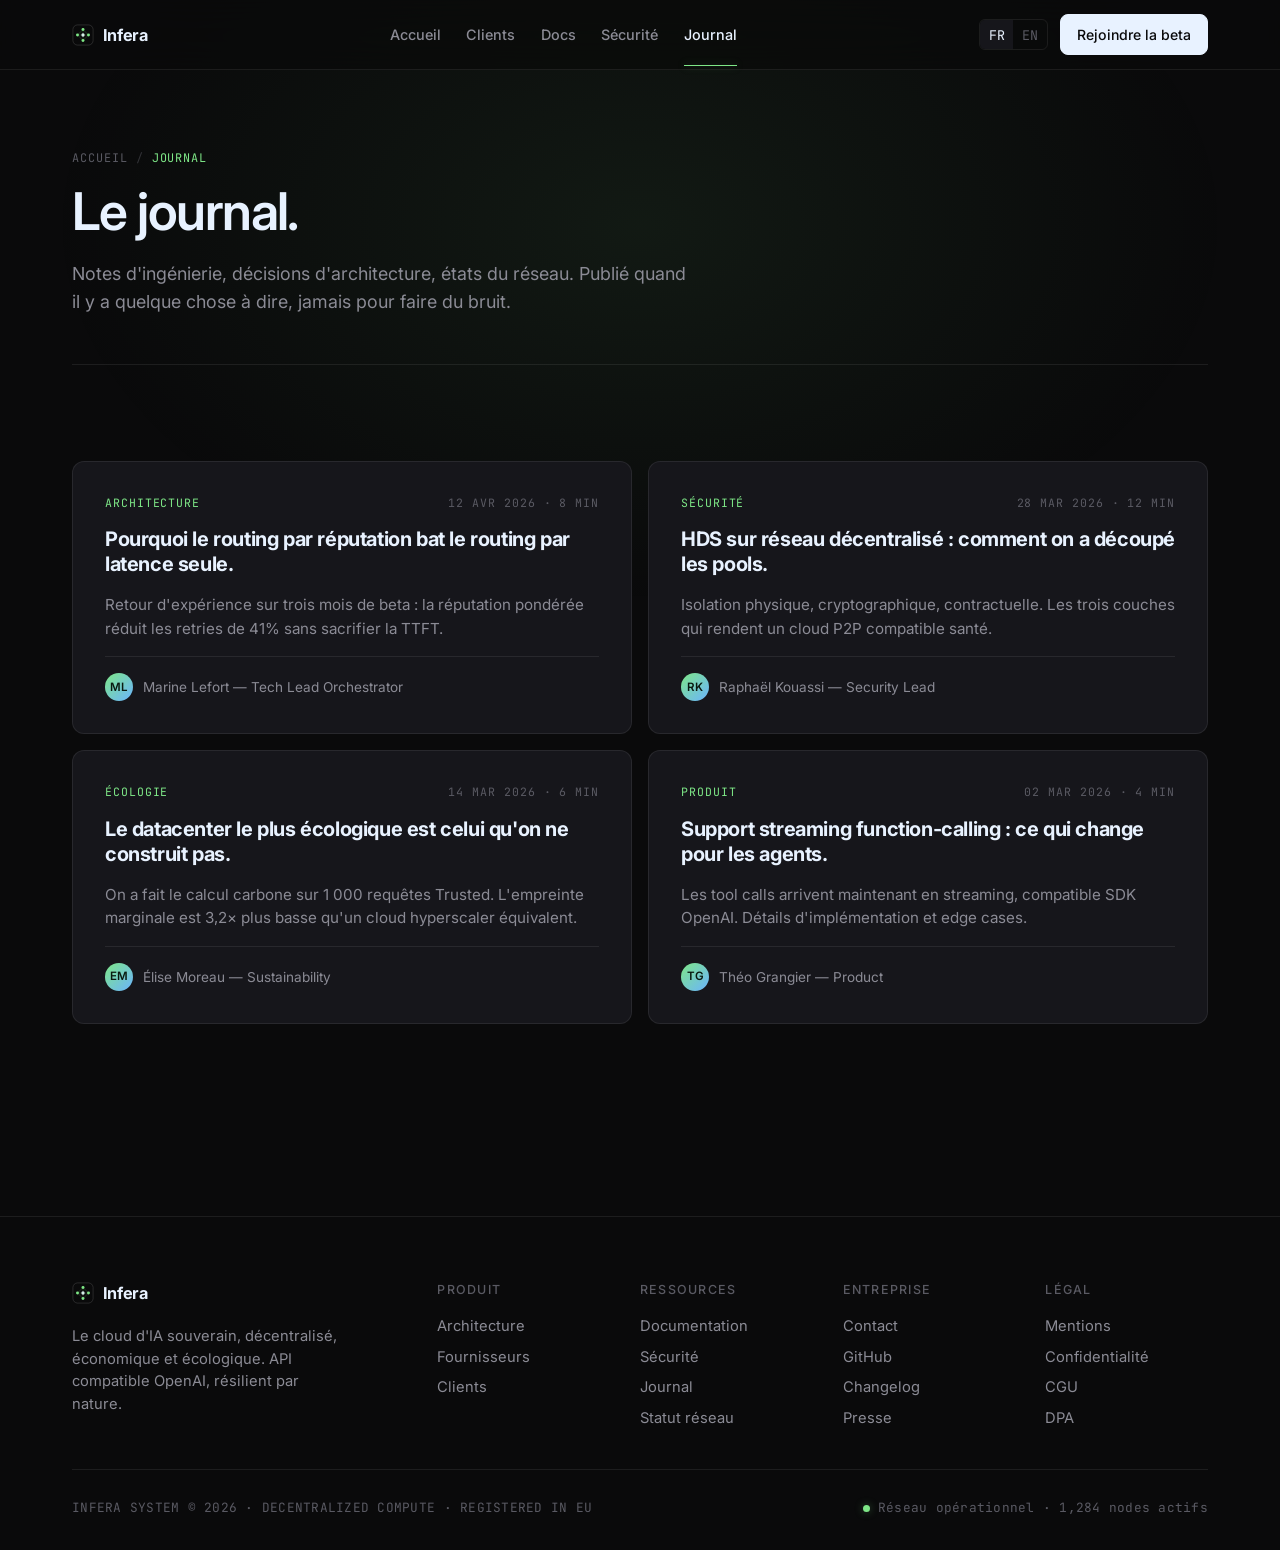
<file: blog.html>
<!DOCTYPE html>
<html lang="fr">
<head>
  <meta charset="UTF-8">
  <meta name="viewport" content="width=device-width, initial-scale=1.0">
  <title>Journal — Infera</title>
  <link rel="preconnect" href="https://fonts.googleapis.com">
  <link rel="preconnect" href="https://fonts.gstatic.com" crossorigin>
  <link href="https://fonts.googleapis.com/css2?family=Inter:wght@400;500;600;700&family=JetBrains+Mono:wght@400;500&display=swap" rel="stylesheet">
  <link rel="stylesheet" href="shared.css">
  <link rel="stylesheet" href="home.css">
  <link rel="stylesheet" href="pages.css">
</head>
<body>

<div id="nav-slot"></div>

<div class="wrap">

  <section class="page-head reveal">
    <div class="crumb">
      <a href="index.html" data-fr="Accueil" data-en="Home">Accueil</a>
      <span class="sep">/</span>
      <span class="cur" data-fr="Journal" data-en="Journal">Journal</span>
    </div>
    <h1 data-fr="Le journal." data-en="The journal.">Le journal.</h1>
    <p class="lead" data-fr="Notes d'ingénierie, décisions d'architecture, états du réseau. Publié quand il y a quelque chose à dire, jamais pour faire du bruit."
       data-en="Engineering notes, architecture decisions, network state. Published when there's something to say, never to make noise.">
      Notes d'ingénierie, décisions d'architecture, états du réseau. Publié quand il y a quelque chose à dire, jamais pour faire du bruit.
    </p>
  </section>

  <section class="block reveal">
    <div class="articles">
      <a href="#" class="article">
        <div class="meta"><span class="tag-cat">ARCHITECTURE</span><span>12 AVR 2026 · 8 MIN</span></div>
        <h3 data-fr="Pourquoi le routing par réputation bat le routing par latence seule."
            data-en="Why reputation-based routing beats latency-only routing.">
          Pourquoi le routing par réputation bat le routing par latence seule.
        </h3>
        <p data-fr="Retour d'expérience sur trois mois de beta : la réputation pondérée réduit les retries de 41% sans sacrifier la TTFT."
           data-en="Three months of beta insights: weighted reputation cuts retries by 41% without hurting TTFT.">
          Retour d'expérience sur trois mois de beta : la réputation pondérée réduit les retries de 41% sans sacrifier la TTFT.
        </p>
        <div class="author"><div class="author-avatar">ML</div><span>Marine Lefort — Tech Lead Orchestrator</span></div>
      </a>
      <a href="#" class="article">
        <div class="meta"><span class="tag-cat">SÉCURITÉ</span><span>28 MAR 2026 · 12 MIN</span></div>
        <h3 data-fr="HDS sur réseau décentralisé : comment on a découpé les pools."
            data-en="HDS on a decentralized network: how we partitioned the pools.">
          HDS sur réseau décentralisé : comment on a découpé les pools.
        </h3>
        <p data-fr="Isolation physique, cryptographique, contractuelle. Les trois couches qui rendent un cloud P2P compatible santé."
           data-en="Physical, cryptographic, contractual isolation. The three layers that make a P2P cloud healthcare-compatible.">
          Isolation physique, cryptographique, contractuelle. Les trois couches qui rendent un cloud P2P compatible santé.
        </p>
        <div class="author"><div class="author-avatar">RK</div><span>Raphaël Kouassi — Security Lead</span></div>
      </a>
      <a href="#" class="article">
        <div class="meta"><span class="tag-cat">ÉCOLOGIE</span><span>14 MAR 2026 · 6 MIN</span></div>
        <h3 data-fr="Le datacenter le plus écologique est celui qu'on ne construit pas."
            data-en="The greenest datacenter is the one we don't build.">
          Le datacenter le plus écologique est celui qu'on ne construit pas.
        </h3>
        <p data-fr="On a fait le calcul carbone sur 1 000 requêtes Trusted. L'empreinte marginale est 3,2× plus basse qu'un cloud hyperscaler équivalent."
           data-en="We ran the carbon math on 1,000 Trusted requests. Marginal footprint is 3.2× lower than an equivalent hyperscaler cloud.">
          On a fait le calcul carbone sur 1 000 requêtes Trusted. L'empreinte marginale est 3,2× plus basse qu'un cloud hyperscaler équivalent.
        </p>
        <div class="author"><div class="author-avatar">EM</div><span>Élise Moreau — Sustainability</span></div>
      </a>
      <a href="#" class="article">
        <div class="meta"><span class="tag-cat">PRODUIT</span><span>02 MAR 2026 · 4 MIN</span></div>
        <h3 data-fr="Support streaming function-calling : ce qui change pour les agents."
            data-en="Streaming function-calling support: what changes for agents.">
          Support streaming function-calling : ce qui change pour les agents.
        </h3>
        <p data-fr="Les tool calls arrivent maintenant en streaming, compatible SDK OpenAI. Détails d'implémentation et edge cases."
           data-en="Tool calls now stream, OpenAI SDK compatible. Implementation details and edge cases.">
          Les tool calls arrivent maintenant en streaming, compatible SDK OpenAI. Détails d'implémentation et edge cases.
        </p>
        <div class="author"><div class="author-avatar">TG</div><span>Théo Grangier — Product</span></div>
      </a>
    </div>
  </section>

</div>

<div id="footer-slot"></div>
<script src="partials.js"></script>
<script src="shared.js"></script>
<script>mount('blog');</script>
</body>
</html>
</file>
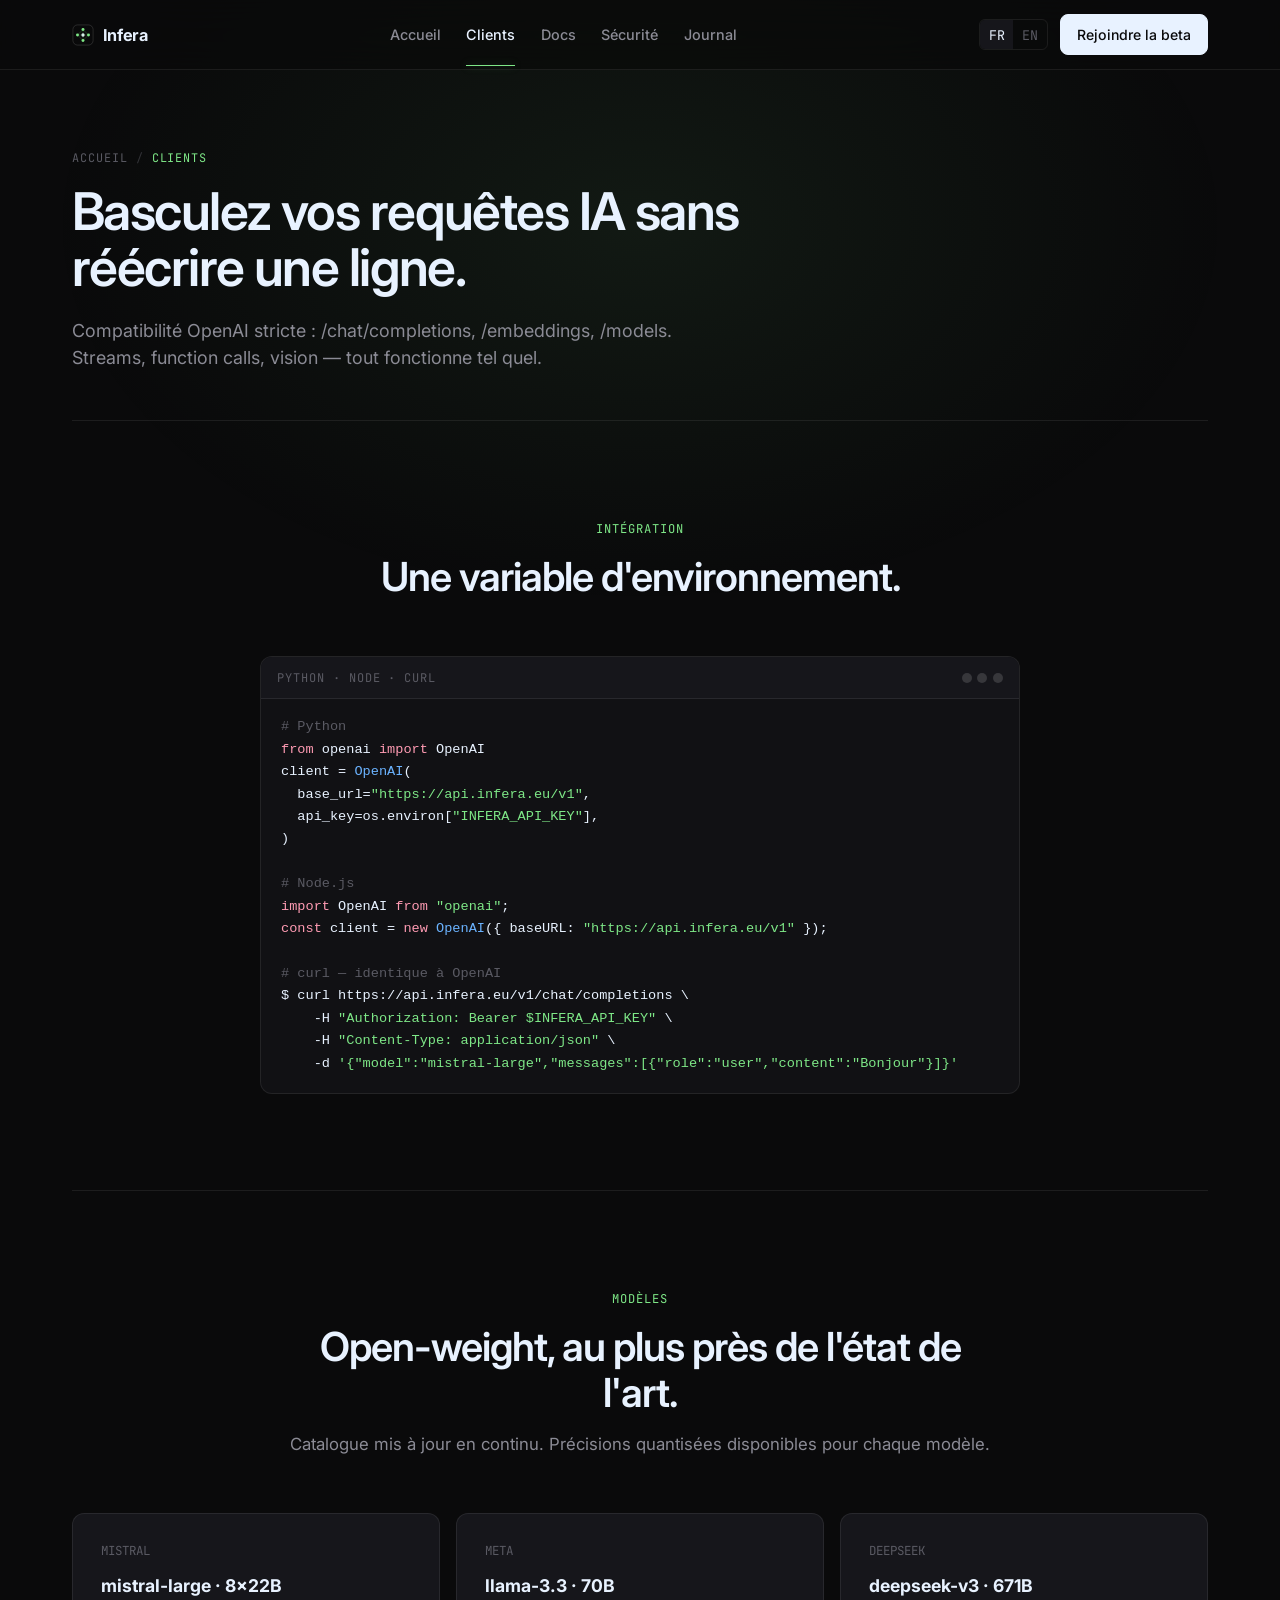
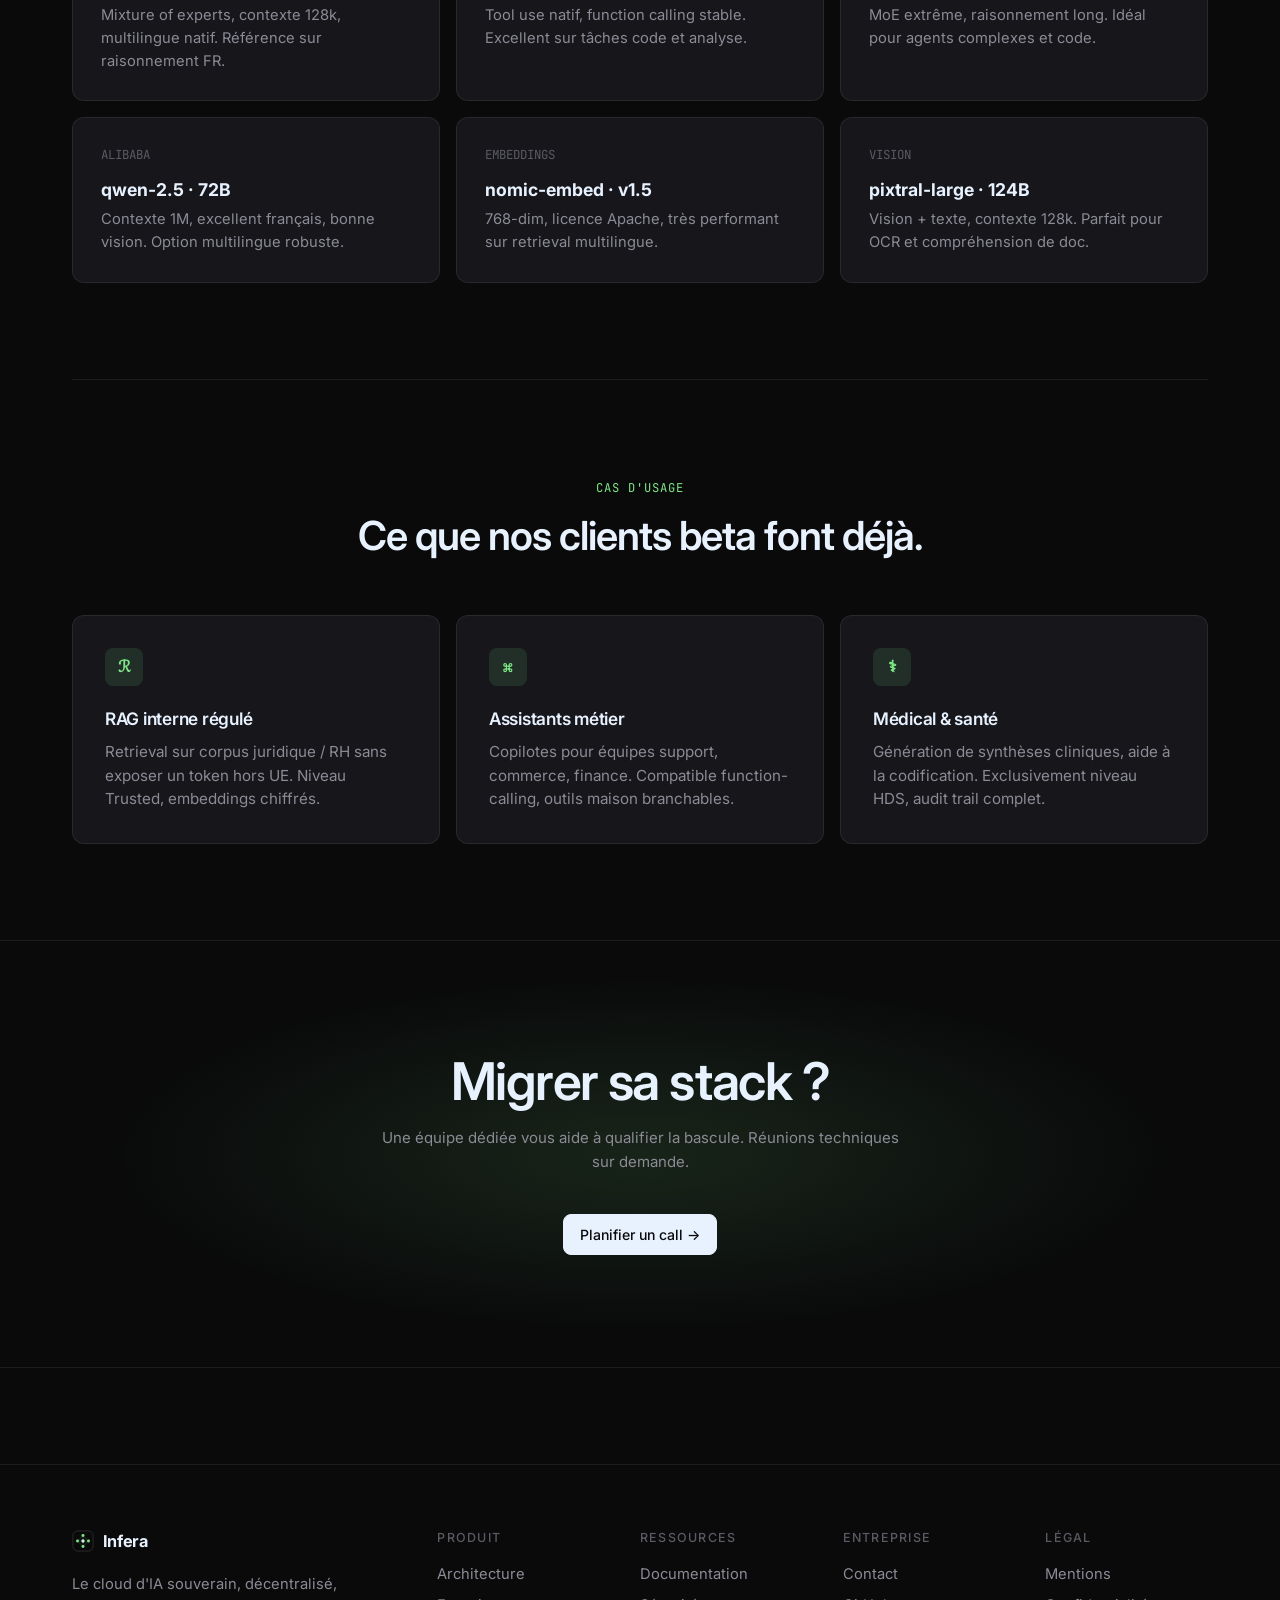
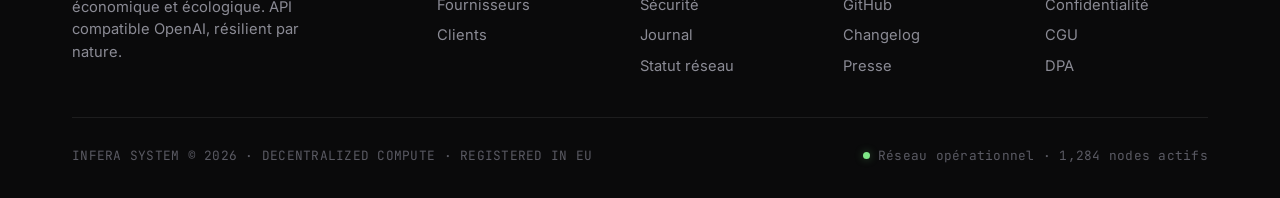
<file: clients.html>
<!DOCTYPE html>
<html lang="fr">
<head>
  <meta charset="UTF-8">
  <meta name="viewport" content="width=device-width, initial-scale=1.0">
  <title>Clients — Infera</title>
  <link rel="preconnect" href="https://fonts.googleapis.com">
  <link rel="preconnect" href="https://fonts.gstatic.com" crossorigin>
  <link href="https://fonts.googleapis.com/css2?family=Inter:wght@400;500;600;700&family=JetBrains+Mono:wght@400;500&display=swap" rel="stylesheet">
  <link rel="stylesheet" href="shared.css">
  <link rel="stylesheet" href="home.css">
  <link rel="stylesheet" href="pages.css">
</head>
<body>

<div id="nav-slot"></div>

<div class="wrap">

  <section class="page-head reveal">
    <div class="crumb">
      <a href="index.html" data-fr="Accueil" data-en="Home">Accueil</a>
      <span class="sep">/</span>
      <span class="cur" data-fr="Clients" data-en="Clients">Clients</span>
    </div>
    <h1 data-fr="Basculez vos requêtes IA sans réécrire une ligne."
        data-en="Redirect your AI calls without rewriting a line.">
      Basculez vos requêtes IA sans réécrire une ligne.
    </h1>
    <p class="lead"
      data-fr="Compatibilité OpenAI stricte : /chat/completions, /embeddings, /models. Streams, function calls, vision — tout fonctionne tel quel."
      data-en="Strict OpenAI compatibility: /chat/completions, /embeddings, /models. Streams, function calls, vision — everything works as-is.">
      Compatibilité OpenAI stricte : /chat/completions, /embeddings, /models. Streams, function calls, vision — tout fonctionne tel quel.
    </p>
  </section>

  <section class="block reveal">
    <div class="section-head">
      <span class="tag" data-fr="Intégration" data-en="Integration">Intégration</span>
      <h2 data-fr="Une variable d'environnement." data-en="One env variable.">
        Une variable d'environnement.
      </h2>
    </div>
    <div class="code-block">
      <div class="code-head">
        <span>python · node · curl</span>
        <span class="code-dots"><span></span><span></span><span></span></span>
      </div>
<pre class="code-body"><span class="c"># Python</span>
<span class="k">from</span> openai <span class="k">import</span> OpenAI
client = <span class="p">OpenAI</span>(
  base_url=<span class="s">"https://api.infera.eu/v1"</span>,
  api_key=os.environ[<span class="s">"INFERA_API_KEY"</span>],
)

<span class="c"># Node.js</span>
<span class="k">import</span> OpenAI <span class="k">from</span> <span class="s">"openai"</span>;
<span class="k">const</span> client = <span class="k">new</span> <span class="p">OpenAI</span>({ baseURL: <span class="s">"https://api.infera.eu/v1"</span> });

<span class="c"># curl — identique à OpenAI</span>
$ curl https://api.infera.eu/v1/chat/completions \
    -H <span class="s">"Authorization: Bearer $INFERA_API_KEY"</span> \
    -H <span class="s">"Content-Type: application/json"</span> \
    -d <span class="s">'{"model":"mistral-large","messages":[{"role":"user","content":"Bonjour"}]}'</span></pre>
    </div>
  </section>

  <section class="block reveal">
    <div class="section-head">
      <span class="tag" data-fr="Modèles" data-en="Models">Modèles</span>
      <h2 data-fr="Open-weight, au plus près de l'état de l'art."
          data-en="Open-weight, close to state of the art.">
        Open-weight, au plus près de l'état de l'art.
      </h2>
      <p data-fr="Catalogue mis à jour en continu. Précisions quantisées disponibles pour chaque modèle."
         data-en="Catalog continuously updated. Quantized precisions available for each model.">
        Catalogue mis à jour en continu. Précisions quantisées disponibles pour chaque modèle.
      </p>
    </div>
    <div class="grid-3">
      <div class="card">
        <div class="card-num" style="font-family:'JetBrains Mono',monospace; font-size:0.78rem; color:var(--text-dim); margin-bottom:0.75rem;">MISTRAL</div>
        <h3 style="font-size:1.1rem; margin-bottom:0.3rem;">mistral-large · 8×22B</h3>
        <p style="color:var(--text-muted); font-size:0.92rem; line-height:1.55;">Mixture of experts, contexte 128k, multilingue natif. Référence sur raisonnement FR.</p>
      </div>
      <div class="card">
        <div class="card-num" style="font-family:'JetBrains Mono',monospace; font-size:0.78rem; color:var(--text-dim); margin-bottom:0.75rem;">META</div>
        <h3 style="font-size:1.1rem; margin-bottom:0.3rem;">llama-3.3 · 70B</h3>
        <p style="color:var(--text-muted); font-size:0.92rem; line-height:1.55;">Tool use natif, function calling stable. Excellent sur tâches code et analyse.</p>
      </div>
      <div class="card">
        <div class="card-num" style="font-family:'JetBrains Mono',monospace; font-size:0.78rem; color:var(--text-dim); margin-bottom:0.75rem;">DEEPSEEK</div>
        <h3 style="font-size:1.1rem; margin-bottom:0.3rem;">deepseek-v3 · 671B</h3>
        <p style="color:var(--text-muted); font-size:0.92rem; line-height:1.55;">MoE extrême, raisonnement long. Idéal pour agents complexes et code.</p>
      </div>
      <div class="card">
        <div class="card-num" style="font-family:'JetBrains Mono',monospace; font-size:0.78rem; color:var(--text-dim); margin-bottom:0.75rem;">ALIBABA</div>
        <h3 style="font-size:1.1rem; margin-bottom:0.3rem;">qwen-2.5 · 72B</h3>
        <p style="color:var(--text-muted); font-size:0.92rem; line-height:1.55;">Contexte 1M, excellent français, bonne vision. Option multilingue robuste.</p>
      </div>
      <div class="card">
        <div class="card-num" style="font-family:'JetBrains Mono',monospace; font-size:0.78rem; color:var(--text-dim); margin-bottom:0.75rem;">EMBEDDINGS</div>
        <h3 style="font-size:1.1rem; margin-bottom:0.3rem;">nomic-embed · v1.5</h3>
        <p style="color:var(--text-muted); font-size:0.92rem; line-height:1.55;">768-dim, licence Apache, très performant sur retrieval multilingue.</p>
      </div>
      <div class="card">
        <div class="card-num" style="font-family:'JetBrains Mono',monospace; font-size:0.78rem; color:var(--text-dim); margin-bottom:0.75rem;">VISION</div>
        <h3 style="font-size:1.1rem; margin-bottom:0.3rem;">pixtral-large · 124B</h3>
        <p style="color:var(--text-muted); font-size:0.92rem; line-height:1.55;">Vision + texte, contexte 128k. Parfait pour OCR et compréhension de doc.</p>
      </div>
    </div>
  </section>

  <section class="block reveal">
    <div class="section-head">
      <span class="tag" data-fr="Cas d'usage" data-en="Use cases">Cas d'usage</span>
      <h2 data-fr="Ce que nos clients beta font déjà." data-en="What beta clients are already doing.">
        Ce que nos clients beta font déjà.
      </h2>
    </div>
    <div class="grid-3">
      <div class="feature">
        <div class="feature-icon">ℛ</div>
        <h3>RAG interne régulé</h3>
        <p>Retrieval sur corpus juridique / RH sans exposer un token hors UE. Niveau Trusted, embeddings chiffrés.</p>
      </div>
      <div class="feature">
        <div class="feature-icon">⌘</div>
        <h3>Assistants métier</h3>
        <p>Copilotes pour équipes support, commerce, finance. Compatible function-calling, outils maison branchables.</p>
      </div>
      <div class="feature">
        <div class="feature-icon">⚕</div>
        <h3>Médical &amp; santé</h3>
        <p>Génération de synthèses cliniques, aide à la codification. Exclusivement niveau HDS, audit trail complet.</p>
      </div>
    </div>
  </section>

</div>

<section class="waitlist">
  <div class="wrap waitlist-inner reveal">
    <h2 data-fr="Migrer sa stack ?" data-en="Migrate your stack?">Migrer sa stack ?</h2>
    <p data-fr="Une équipe dédiée vous aide à qualifier la bascule. Réunions techniques sur demande."
       data-en="A dedicated team helps qualify the switch. Technical calls on demand.">
      Une équipe dédiée vous aide à qualifier la bascule. Réunions techniques sur demande.
    </p>
    <a href="contact.html" class="cta" data-fr="Planifier un call →" data-en="Book a call →">Planifier un call →</a>
  </div>
</section>

<div id="footer-slot"></div>
<script src="partials.js"></script>
<script src="shared.js"></script>
<script>mount('clients');</script>
</body>
</html>
</file>
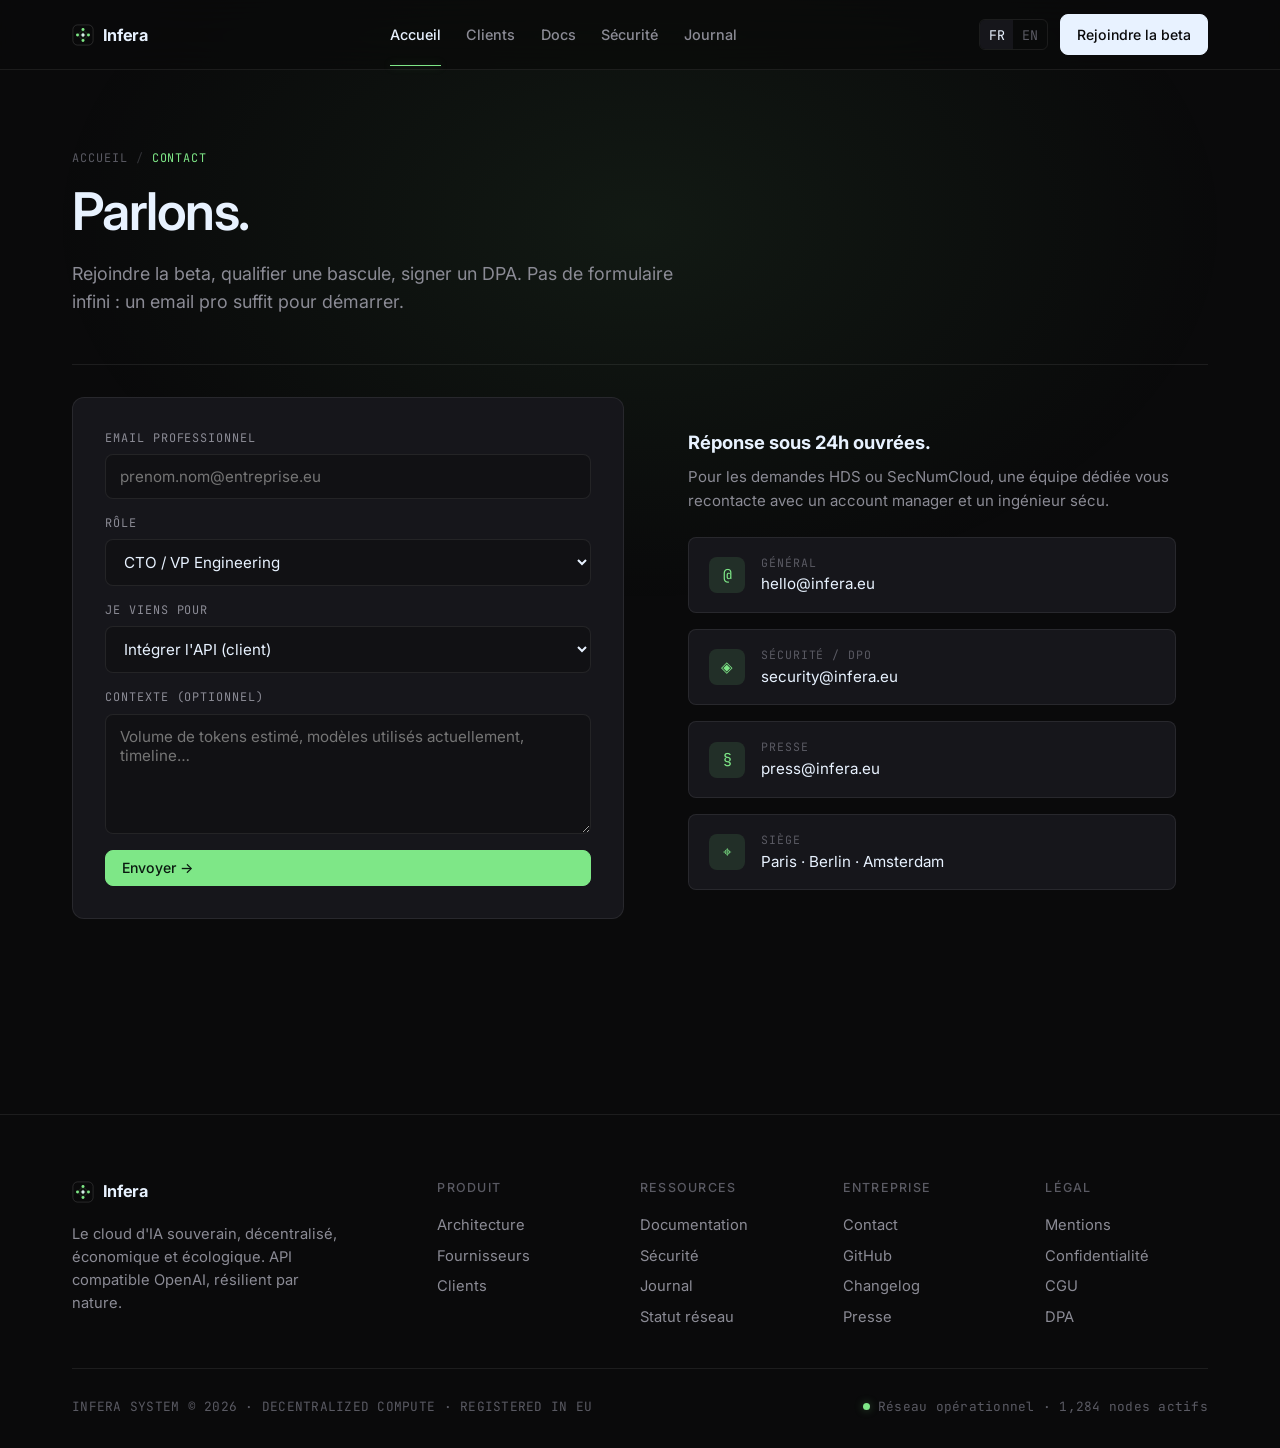
<file: contact.html>
<!DOCTYPE html>
<html lang="fr">
<head>
  <meta charset="UTF-8">
  <meta name="viewport" content="width=device-width, initial-scale=1.0">
  <title>Contact — Infera</title>
  <link rel="preconnect" href="https://fonts.googleapis.com">
  <link rel="preconnect" href="https://fonts.gstatic.com" crossorigin>
  <link href="https://fonts.googleapis.com/css2?family=Inter:wght@400;500;600;700&family=JetBrains+Mono:wght@400;500&display=swap" rel="stylesheet">
  <link rel="stylesheet" href="shared.css">
  <link rel="stylesheet" href="home.css">
  <link rel="stylesheet" href="pages.css">
</head>
<body>

<div id="nav-slot"></div>

<div class="wrap">

  <section class="page-head reveal">
    <div class="crumb">
      <a href="index.html" data-fr="Accueil" data-en="Home">Accueil</a>
      <span class="sep">/</span>
      <span class="cur">Contact</span>
    </div>
    <h1 data-fr="Parlons." data-en="Let's talk.">Parlons.</h1>
    <p class="lead" data-fr="Rejoindre la beta, qualifier une bascule, signer un DPA. Pas de formulaire infini : un email pro suffit pour démarrer."
       data-en="Join the beta, qualify a migration, sign a DPA. No endless form: a work email is enough to start.">
      Rejoindre la beta, qualifier une bascule, signer un DPA. Pas de formulaire infini : un email pro suffit pour démarrer.
    </p>
  </section>

  <section class="block reveal" style="padding-top:2rem;">
    <div class="contact-grid">
      <form class="contact-form" onsubmit="event.preventDefault(); this.querySelector('button').textContent='Message envoyé · merci';">
        <div class="field">
          <label data-fr="Email professionnel" data-en="Work email">Email professionnel</label>
          <input type="email" required placeholder="prenom.nom@entreprise.eu">
        </div>
        <div class="field">
          <label data-fr="Rôle" data-en="Role">Rôle</label>
          <select>
            <option>CTO / VP Engineering</option>
            <option>Engineering Lead</option>
            <option>Data / ML</option>
            <option>Sécurité / Compliance</option>
            <option>Achats / Finance</option>
            <option>Fournisseur GPU</option>
            <option>Autre</option>
          </select>
        </div>
        <div class="field">
          <label data-fr="Je viens pour" data-en="I'm here to">Je viens pour</label>
          <select>
            <option>Intégrer l'API (client)</option>
            <option>Mettre du compute dispo (fournisseur)</option>
            <option>Évaluer la conformité (HDS, SecNumCloud)</option>
            <option>Parler presse</option>
            <option>Partenariat</option>
          </select>
        </div>
        <div class="field">
          <label data-fr="Contexte (optionnel)" data-en="Context (optional)">Contexte (optionnel)</label>
          <textarea placeholder="Volume de tokens estimé, modèles utilisés actuellement, timeline…"></textarea>
        </div>
        <button type="submit" class="cta accent" data-fr="Envoyer →" data-en="Send →">Envoyer →</button>
      </form>

      <div class="contact-info">
        <h3 data-fr="Réponse sous 24h ouvrées." data-en="Reply within 24 business hours.">Réponse sous 24h ouvrées.</h3>
        <p data-fr="Pour les demandes HDS ou SecNumCloud, une équipe dédiée vous recontacte avec un account manager et un ingénieur sécu."
           data-en="For HDS or SecNumCloud requests, a dedicated team gets back to you with an account manager and a security engineer.">
          Pour les demandes HDS ou SecNumCloud, une équipe dédiée vous recontacte avec un account manager et un ingénieur sécu.
        </p>
        <div class="contact-channels">
          <a href="mailto:hello@infera.eu" class="contact-channel">
            <div class="icon">@</div>
            <div>
              <div class="label" data-fr="Général" data-en="General">Général</div>
              <div class="value">hello@infera.eu</div>
            </div>
          </a>
          <a href="mailto:security@infera.eu" class="contact-channel">
            <div class="icon">◈</div>
            <div>
              <div class="label" data-fr="Sécurité / DPO" data-en="Security / DPO">Sécurité / DPO</div>
              <div class="value">security@infera.eu</div>
            </div>
          </a>
          <a href="mailto:press@infera.eu" class="contact-channel">
            <div class="icon">§</div>
            <div>
              <div class="label">Presse</div>
              <div class="value">press@infera.eu</div>
            </div>
          </a>
          <div class="contact-channel">
            <div class="icon">⌖</div>
            <div>
              <div class="label" data-fr="Siège" data-en="HQ">Siège</div>
              <div class="value">Paris · Berlin · Amsterdam</div>
            </div>
          </div>
        </div>
      </div>
    </div>
  </section>

</div>

<div id="footer-slot"></div>
<script src="partials.js"></script>
<script src="shared.js"></script>
<script>mount('home');</script>
</body>
</html>
</file>
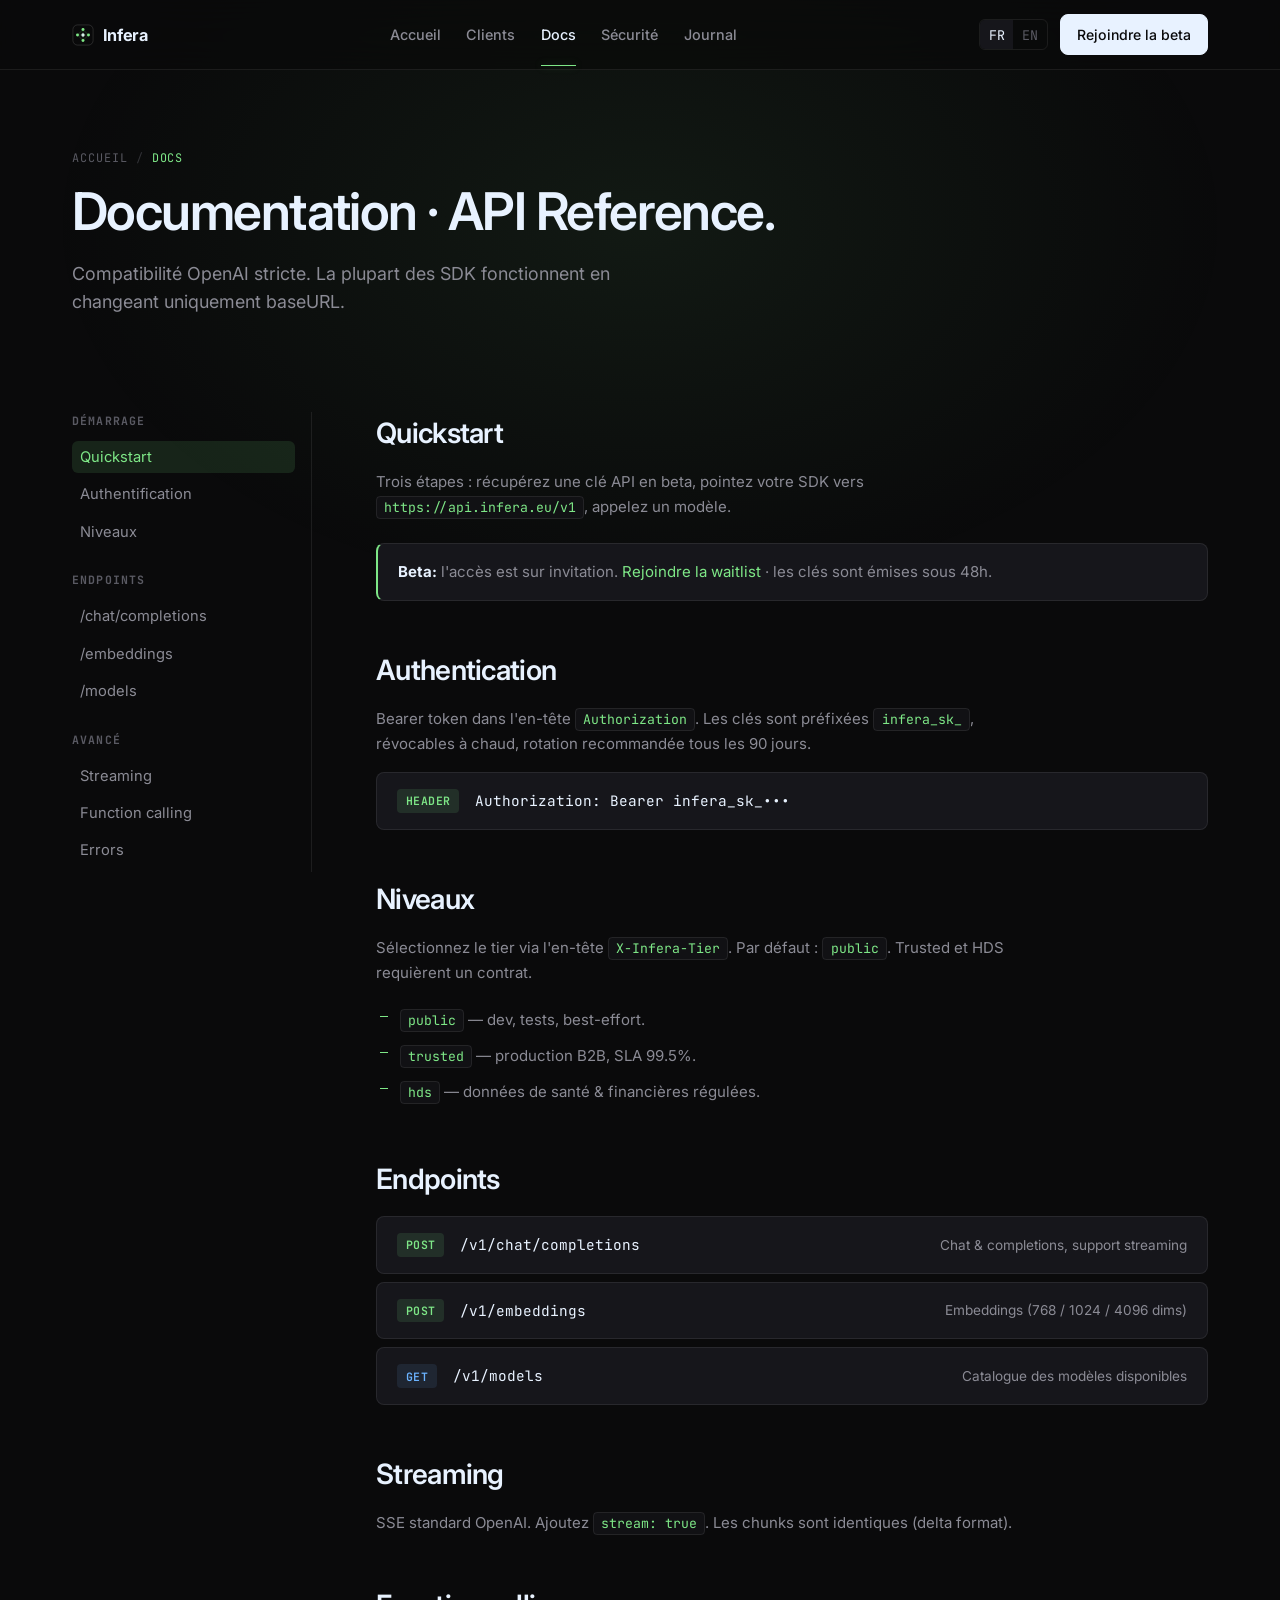
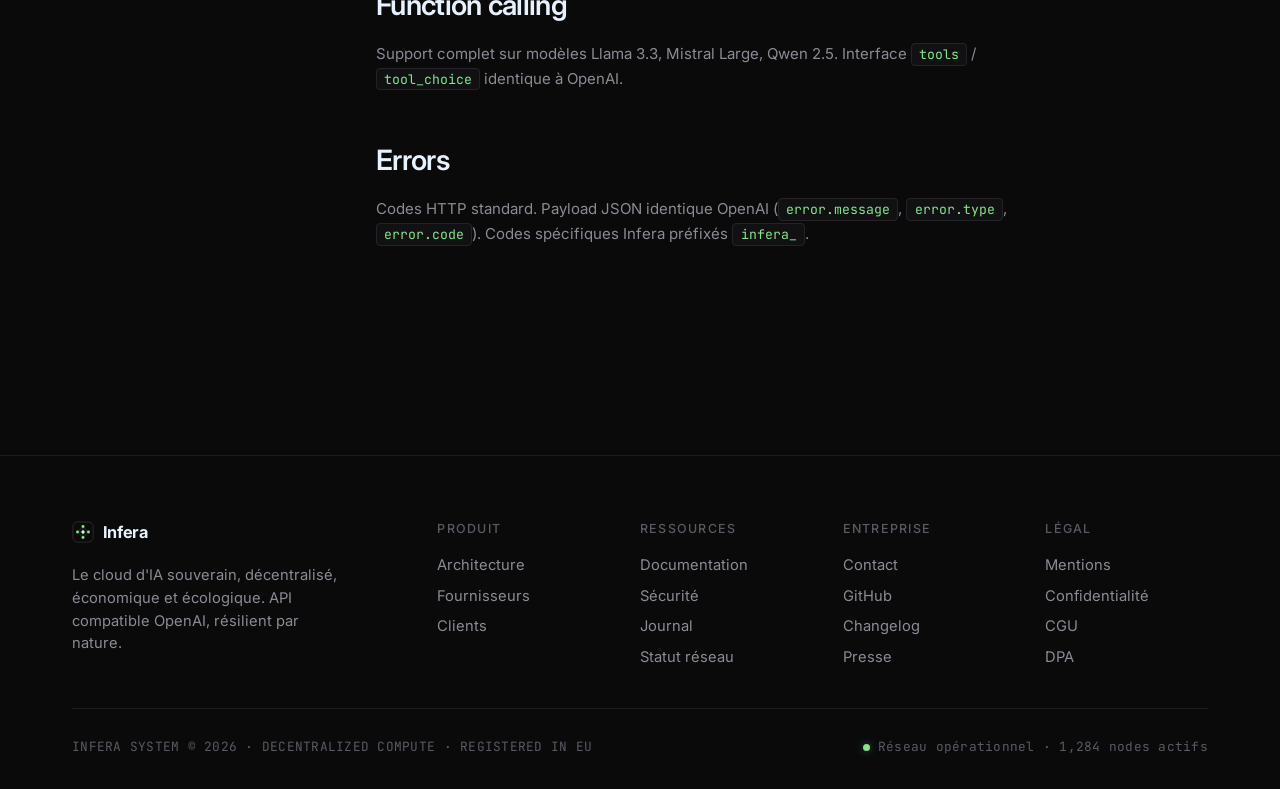
<file: docs.html>
<!DOCTYPE html>
<html lang="fr">
<head>
  <meta charset="UTF-8">
  <meta name="viewport" content="width=device-width, initial-scale=1.0">
  <title>Docs — Infera</title>
  <link rel="preconnect" href="https://fonts.googleapis.com">
  <link rel="preconnect" href="https://fonts.gstatic.com" crossorigin>
  <link href="https://fonts.googleapis.com/css2?family=Inter:wght@400;500;600;700&family=JetBrains+Mono:wght@400;500&display=swap" rel="stylesheet">
  <link rel="stylesheet" href="shared.css">
  <link rel="stylesheet" href="home.css">
  <link rel="stylesheet" href="pages.css">
</head>
<body>

<div id="nav-slot"></div>

<div class="wrap">

  <section class="page-head reveal">
    <div class="crumb">
      <a href="index.html" data-fr="Accueil" data-en="Home">Accueil</a>
      <span class="sep">/</span>
      <span class="cur">Docs</span>
    </div>
    <h1 data-fr="Documentation · API Reference." data-en="Documentation · API Reference.">Documentation · API Reference.</h1>
    <p class="lead" data-fr="Compatibilité OpenAI stricte. La plupart des SDK fonctionnent en changeant uniquement baseURL."
       data-en="Strict OpenAI compatibility. Most SDKs work by changing only baseURL.">
      Compatibilité OpenAI stricte. La plupart des SDK fonctionnent en changeant uniquement baseURL.
    </p>
  </section>

  <div class="page-layout">
    <aside class="page-sidebar reveal">
      <h4 data-fr="Démarrage" data-en="Start">Démarrage</h4>
      <ul>
        <li><a href="#quickstart" class="active">Quickstart</a></li>
        <li><a href="#auth" data-fr="Authentification" data-en="Authentication">Authentification</a></li>
        <li><a href="#tiers">Niveaux</a></li>
      </ul>
      <h4>Endpoints</h4>
      <ul>
        <li><a href="#chat">/chat/completions</a></li>
        <li><a href="#embed">/embeddings</a></li>
        <li><a href="#models">/models</a></li>
      </ul>
      <h4 data-fr="Avancé" data-en="Advanced">Avancé</h4>
      <ul>
        <li><a href="#stream">Streaming</a></li>
        <li><a href="#tools">Function calling</a></li>
        <li><a href="#errors">Errors</a></li>
      </ul>
    </aside>

    <div class="page-content reveal">
      <h2 id="quickstart">Quickstart</h2>
      <p data-fr="Trois étapes : récupérez une clé API en beta, pointez votre SDK vers <code>https://api.infera.eu/v1</code>, appelez un modèle."
         data-en="Three steps: grab a beta API key, point your SDK to <code>https://api.infera.eu/v1</code>, call a model."
         data-html>
        Trois étapes : récupérez une clé API en beta, pointez votre SDK vers <code>https://api.infera.eu/v1</code>, appelez un modèle.
      </p>
      <div class="callout">
        <strong>Beta:</strong> l'accès est sur invitation. <a href="contact.html" style="color:var(--accent);">Rejoindre la waitlist</a> · les clés sont émises sous 48h.
      </div>

      <h2 id="auth">Authentication</h2>
      <p>Bearer token dans l'en-tête <code>Authorization</code>. Les clés sont préfixées <code>infera_sk_</code>, révocables à chaud, rotation recommandée tous les 90 jours.</p>
      <div class="endpoint"><span class="method post">HEADER</span><span class="path">Authorization: Bearer infera_sk_•••</span></div>

      <h2 id="tiers" data-fr="Niveaux" data-en="Tiers">Niveaux</h2>
      <p data-fr="Sélectionnez le tier via l'en-tête <code>X-Infera-Tier</code>. Par défaut : <code>public</code>. Trusted et HDS requièrent un contrat."
         data-en="Select tier via the <code>X-Infera-Tier</code> header. Default: <code>public</code>. Trusted and HDS require a contract."
         data-html>
        Sélectionnez le tier via l'en-tête <code>X-Infera-Tier</code>. Par défaut : <code>public</code>. Trusted et HDS requièrent un contrat.
      </p>
      <ul>
        <li><code>public</code> — dev, tests, best-effort.</li>
        <li><code>trusted</code> — production B2B, SLA 99.5%.</li>
        <li><code>hds</code> — données de santé &amp; financières régulées.</li>
      </ul>

      <h2 id="chat">Endpoints</h2>
      <div class="endpoint">
        <span class="method post">POST</span>
        <span class="path">/v1/chat/completions</span>
        <span class="desc" data-fr="Chat &amp; completions, support streaming" data-en="Chat &amp; completions, streaming supported">Chat &amp; completions, support streaming</span>
      </div>
      <div class="endpoint">
        <span class="method post">POST</span>
        <span class="path">/v1/embeddings</span>
        <span class="desc" data-fr="Embeddings (768 / 1024 / 4096 dims)" data-en="Embeddings (768 / 1024 / 4096 dims)">Embeddings (768 / 1024 / 4096 dims)</span>
      </div>
      <div class="endpoint" id="models">
        <span class="method get">GET</span>
        <span class="path">/v1/models</span>
        <span class="desc" data-fr="Catalogue des modèles disponibles" data-en="Available models catalog">Catalogue des modèles disponibles</span>
      </div>

      <h2 id="stream">Streaming</h2>
      <p data-fr="SSE standard OpenAI. Ajoutez <code>stream: true</code>. Les chunks sont identiques (delta format)."
         data-en="OpenAI-standard SSE. Pass <code>stream: true</code>. Chunks are identical (delta format)."
         data-html>
        SSE standard OpenAI. Ajoutez <code>stream: true</code>. Les chunks sont identiques (delta format).
      </p>

      <h2 id="tools">Function calling</h2>
      <p data-fr="Support complet sur modèles Llama 3.3, Mistral Large, Qwen 2.5. Interface <code>tools</code> / <code>tool_choice</code> identique à OpenAI."
         data-en="Full support on Llama 3.3, Mistral Large, Qwen 2.5. <code>tools</code> / <code>tool_choice</code> interface identical to OpenAI."
         data-html>
        Support complet sur modèles Llama 3.3, Mistral Large, Qwen 2.5. Interface <code>tools</code> / <code>tool_choice</code> identique à OpenAI.
      </p>

      <h2 id="errors">Errors</h2>
      <p data-fr="Codes HTTP standard. Payload JSON identique OpenAI (<code>error.message</code>, <code>error.type</code>, <code>error.code</code>). Codes spécifiques Infera préfixés <code>infera_</code>."
         data-en="Standard HTTP codes. OpenAI-identical JSON payload (<code>error.message</code>, <code>error.type</code>, <code>error.code</code>). Infera-specific codes prefixed <code>infera_</code>."
         data-html>
        Codes HTTP standard. Payload JSON identique OpenAI (<code>error.message</code>, <code>error.type</code>, <code>error.code</code>). Codes spécifiques Infera préfixés <code>infera_</code>.
      </p>
    </div>
  </div>

</div>

<div id="footer-slot"></div>
<script src="partials.js"></script>
<script src="shared.js"></script>
<script>mount('docs');</script>
</body>
</html>
</file>
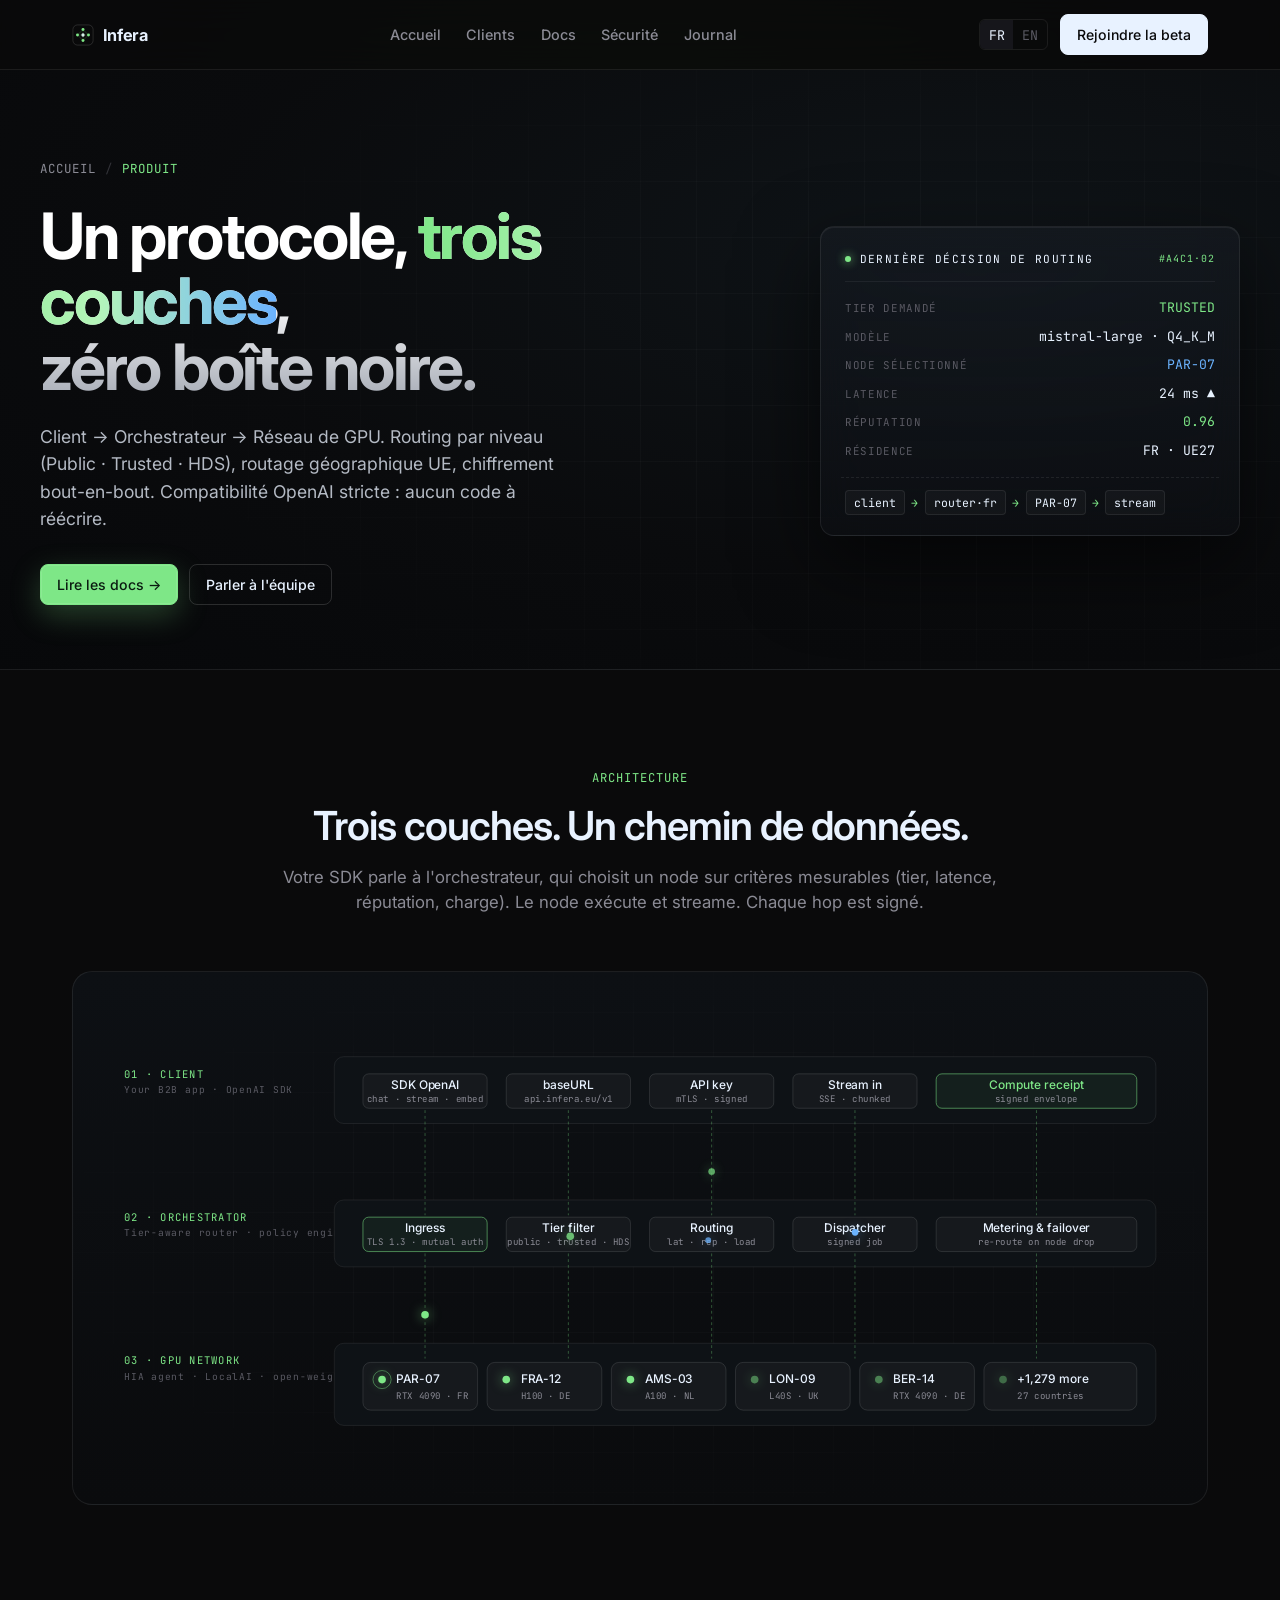
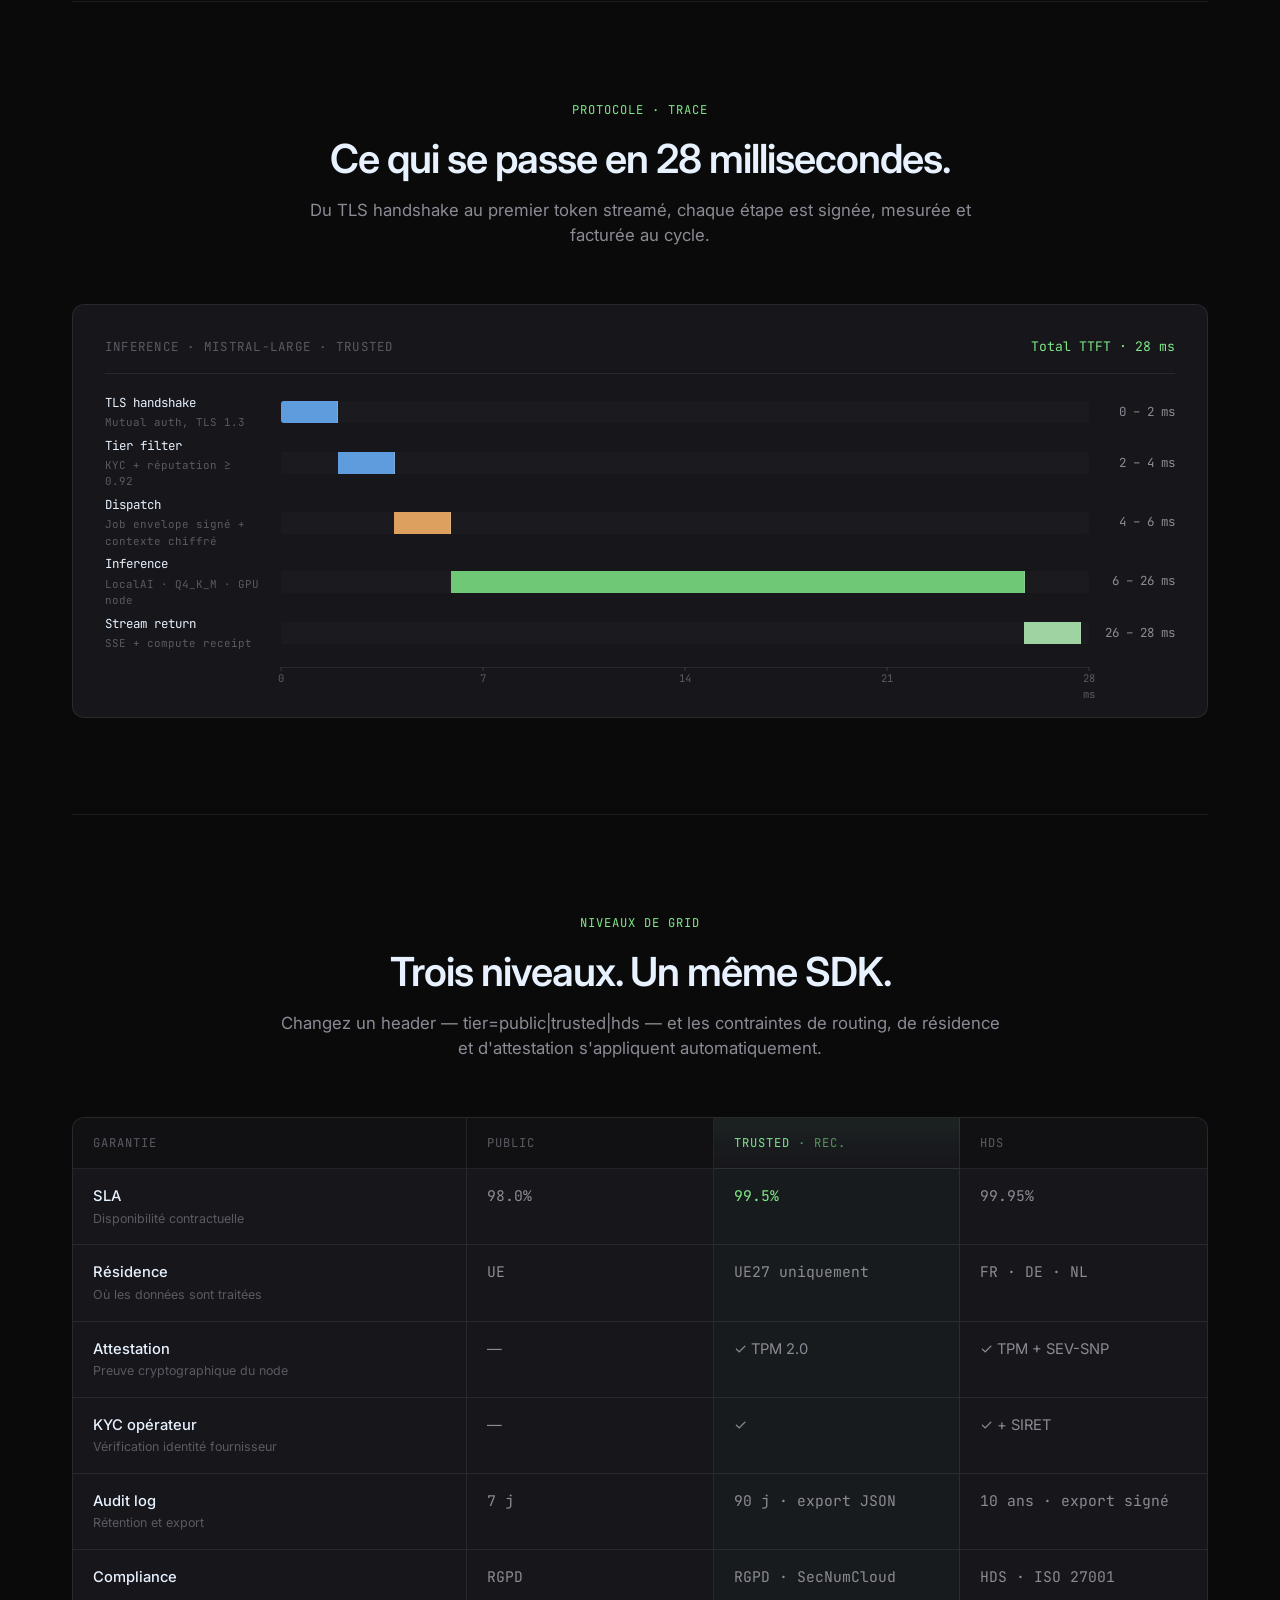
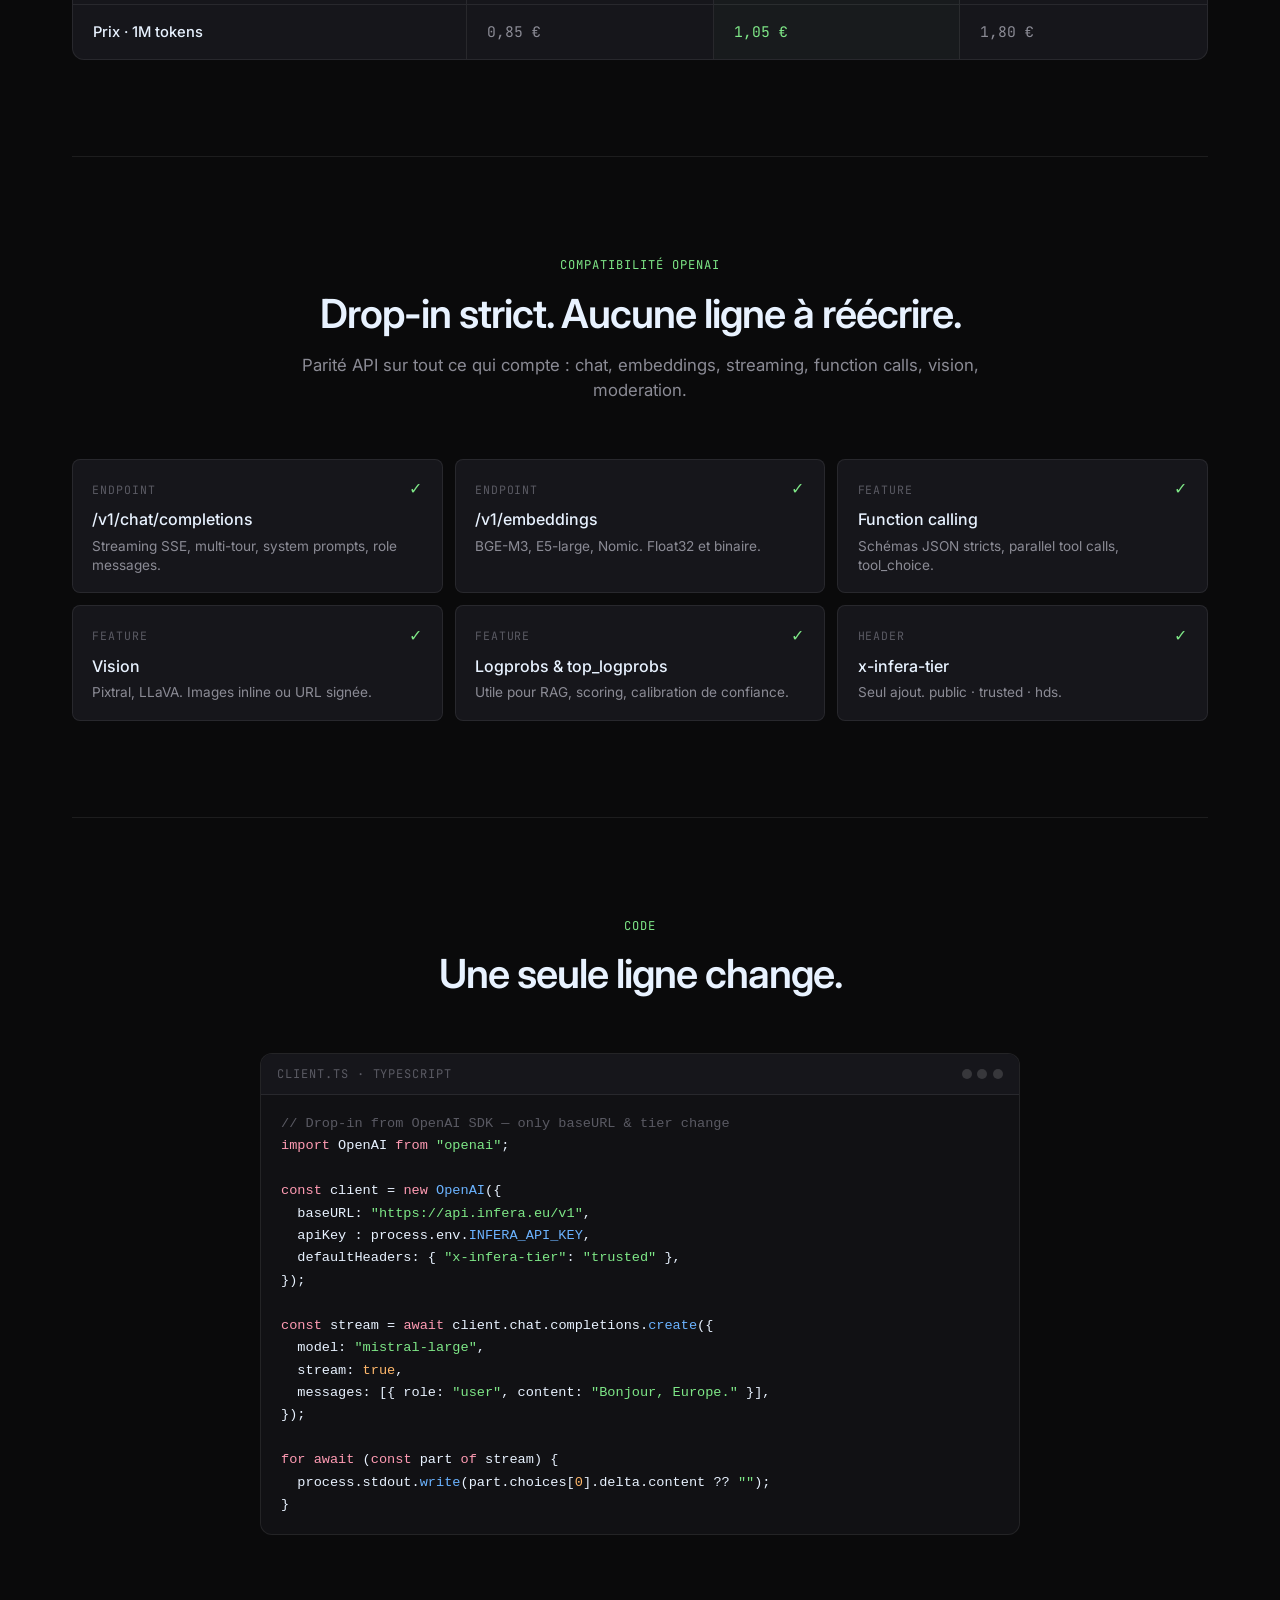
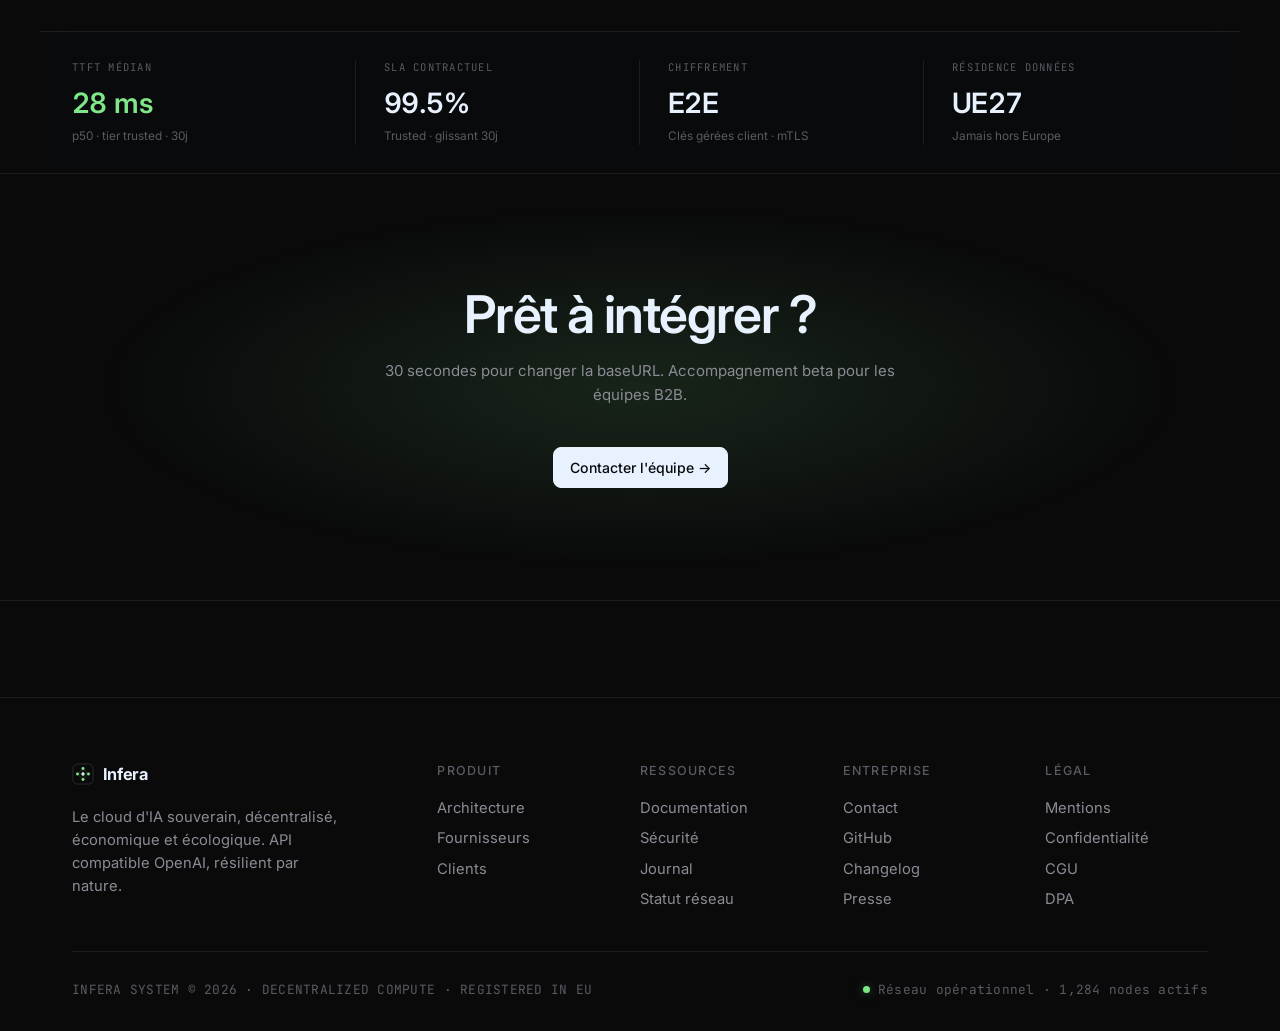
<file: product.html>
<!DOCTYPE html>
<html lang="fr">
<head>
  <meta charset="UTF-8">
  <meta name="viewport" content="width=device-width, initial-scale=1.0">
  <title>Produit — Infera</title>
  <meta name="description" content="Architecture P2P, routing par tier, compatibilité OpenAI stricte.">
  <meta name="theme-color" content="#0A0A0B">
  <link rel="icon" type="image/svg+xml" href="data:image/svg+xml,%3Csvg xmlns='http://www.w3.org/2000/svg' viewBox='0 0 64 64'%3E%3Crect width='64' height='64' rx='12' fill='%230A0A0B'/%3E%3Ccircle cx='32' cy='32' r='6' fill='%237EE787'/%3E%3C/svg%3E">
  <link rel="preconnect" href="https://fonts.googleapis.com">
  <link rel="preconnect" href="https://fonts.gstatic.com" crossorigin>
  <link href="https://fonts.googleapis.com/css2?family=Inter:wght@400;500;600;700;800&family=JetBrains+Mono:wght@400;500&display=swap" rel="stylesheet">
  <link rel="stylesheet" href="shared.css">
  <link rel="stylesheet" href="home.css">
  <link rel="stylesheet" href="pages.css">
  <style>
    /* ==== Product hero — cinematic, consistent with home ==== */
    .prod-hero {
      position: relative;
      margin: -1px -2rem 0;
      padding: 5.5rem 2rem 4rem;
      background: radial-gradient(ellipse at 75% 30%, #0F1418 0%, #0A0B0D 55%, #07080A 100%);
      border-bottom: 1px solid var(--border);
      overflow: hidden;
    }
    .prod-hero::before {
      content: "";
      position: absolute; inset: 0;
      background-image:
        linear-gradient(rgba(255,255,255,0.025) 1px, transparent 1px),
        linear-gradient(90deg, rgba(255,255,255,0.025) 1px, transparent 1px);
      background-size: 56px 56px;
      pointer-events: none;
      mask-image: radial-gradient(ellipse 80% 90% at 70% 50%, rgba(0,0,0,1) 30%, rgba(0,0,0,0) 80%);
    }
    .prod-hero-inner {
      position: relative;
      max-width: 1200px; margin: 0 auto;
      display: grid;
      grid-template-columns: minmax(0, 1fr) minmax(0, 420px);
      gap: 3.5rem;
      align-items: center;
    }
    .prod-hero .crumb {
      display: inline-flex; align-items: center; gap: 0.55rem;
      font-family: 'JetBrains Mono', monospace;
      font-size: 0.78rem;
      color: var(--text-dim);
      margin-bottom: 1.5rem;
    }
    .prod-hero .crumb a { color: var(--text-muted); transition: color 0.15s; }
    .prod-hero .crumb a:hover { color: var(--text); }
    .prod-hero .crumb .sep { color: var(--text-dim); opacity: 0.5; }
    .prod-hero .crumb .cur { color: var(--accent); }
    .prod-hero h1 {
      font-size: clamp(2.4rem, 5vw, 4rem);
      font-weight: 700;
      line-height: 1.02;
      letter-spacing: -0.035em;
      margin: 0 0 1.5rem;
      background: linear-gradient(180deg, #ffffff 45%, #a8adb7);
      -webkit-background-clip: text; background-clip: text;
      color: transparent;
    }
    .prod-hero h1 em {
      font-style: normal;
      background: linear-gradient(90deg, var(--accent) 0%, #B5F5B9 50%, var(--blue) 100%);
      -webkit-background-clip: text; background-clip: text;
      color: transparent;
    }
    .prod-hero .lead {
      font-size: 1.1rem;
      color: #b4bac4;
      max-width: 540px;
      line-height: 1.55;
      margin: 0 0 2rem;
    }
    .prod-hero-ctas { display: flex; gap: 0.7rem; flex-wrap: wrap; }
    .prod-hero-ctas .cta.primary {
      background: var(--accent); color: #0A1A10; border-color: var(--accent);
      box-shadow: 0 10px 30px rgba(126,231,135,0.25), inset 0 0 0 1px rgba(255,255,255,0.1);
    }
    .prod-hero-ctas .cta.primary:hover { box-shadow: 0 14px 38px rgba(126,231,135,0.4), inset 0 0 0 1px rgba(255,255,255,0.2); }

    /* Routing decision card (right side of hero) */
    .routing-card {
      position: relative;
      padding: 1.5rem 1.5rem 1.25rem;
      border-radius: 14px;
      background: linear-gradient(180deg, rgba(22,26,32,0.72), rgba(14,16,20,0.55));
      border: 1px solid rgba(255,255,255,0.08);
      backdrop-filter: blur(18px) saturate(160%);
      -webkit-backdrop-filter: blur(18px) saturate(160%);
      box-shadow: 0 30px 80px rgba(0,0,0,0.6), inset 0 1px 0 rgba(255,255,255,0.06);
    }
    .routing-card-header {
      display: flex; justify-content: space-between; align-items: center;
      padding-bottom: 0.85rem;
      margin-bottom: 1rem;
      border-bottom: 1px solid rgba(255,255,255,0.06);
      font-family: 'JetBrains Mono', monospace;
      font-size: 0.7rem;
      text-transform: uppercase;
      letter-spacing: 0.12em;
      color: var(--text);
    }
    .routing-card-header .left { display: inline-flex; align-items: center; gap: 0.55rem; }
    .routing-card-header .left::before {
      content: ""; width: 6px; height: 6px; border-radius: 50%;
      background: var(--accent); box-shadow: 0 0 10px var(--accent);
      animation: pulse 2s ease-in-out infinite;
    }
    .routing-card-header .badge {
      color: var(--accent);
      font-size: 0.62rem;
      letter-spacing: 0.1em;
    }
    .rc-rows { display: grid; gap: 0.55rem; font-family: 'JetBrains Mono', monospace; }
    .rc-row {
      display: flex; justify-content: space-between; align-items: baseline;
      font-size: 0.82rem;
    }
    .rc-row .lbl { color: var(--text-dim); text-transform: uppercase; letter-spacing: 0.06em; font-size: 0.68rem; }
    .rc-row .val { color: var(--text); font-variant-numeric: tabular-nums; }
    .rc-row .val.ok { color: var(--accent); }
    .rc-row .val.blue { color: var(--blue); }
    .rc-divider {
      margin: 1rem -0.25rem 0.75rem;
      border-top: 1px dashed rgba(255,255,255,0.08);
    }
    .rc-chain {
      display: flex; align-items: center; gap: 0.4rem;
      font-family: 'JetBrains Mono', monospace;
      font-size: 0.72rem;
      color: var(--text-muted);
      flex-wrap: wrap;
    }
    .rc-chain .hop {
      padding: 0.2rem 0.5rem;
      border: 1px solid var(--border);
      border-radius: 4px;
      color: var(--text);
      background: rgba(255,255,255,0.03);
    }
    .rc-chain .arr { color: var(--accent); font-weight: 600; }

    /* ==== Architecture 3-layer diagram ==== */
    .arch {
      position: relative;
      padding: 2.5rem 2rem 2rem;
      border: 1px solid var(--border);
      border-radius: var(--radius-lg);
      background: linear-gradient(180deg, #0D1014, #0A0B0D);
      overflow: hidden;
    }
    .arch::before {
      content: "";
      position: absolute; inset: 0;
      background-image:
        linear-gradient(rgba(255,255,255,0.02) 1px, transparent 1px),
        linear-gradient(90deg, rgba(255,255,255,0.02) 1px, transparent 1px);
      background-size: 40px 40px;
      mask-image: radial-gradient(ellipse at center, rgba(0,0,0,1) 40%, rgba(0,0,0,0) 85%);
      pointer-events: none;
    }
    .arch-svg-wrap { position: relative; z-index: 1; }
    .arch-svg { width: 100%; height: 460px; display: block; }
    .arch-layer-label {
      fill: var(--accent);
      font-family: 'JetBrains Mono', monospace;
      font-size: 11px;
      letter-spacing: 0.12em;
      text-transform: uppercase;
    }
    .arch-layer-sub {
      fill: var(--text-dim);
      font-family: 'JetBrains Mono', monospace;
      font-size: 10px;
      letter-spacing: 0.08em;
    }
    .arch-lane-bg { fill: #0E1216; stroke: rgba(255,255,255,0.08); }
    .arch-node-box {
      fill: rgba(255,255,255,0.03);
      stroke: rgba(255,255,255,0.12);
    }
    .arch-node-box.accent {
      stroke: rgba(126,231,135,0.55);
      fill: rgba(126,231,135,0.06);
    }
    .arch-node-text {
      fill: var(--text);
      font-family: 'Inter', sans-serif;
      font-size: 12.5px;
      font-weight: 500;
      letter-spacing: -0.005em;
    }
    .arch-node-sub {
      fill: var(--text-muted);
      font-family: 'JetBrains Mono', monospace;
      font-size: 9.5px;
      letter-spacing: 0.06em;
    }
    .arch-link {
      stroke: rgba(126,231,135,0.35);
      stroke-width: 1;
      fill: none;
      stroke-dasharray: 3 3;
    }
    .arch-packet {
      fill: var(--accent);
      filter: drop-shadow(0 0 6px rgba(126,231,135,0.65));
    }
    .arch-ring {
      fill: none;
      stroke: var(--accent);
      stroke-width: 1;
      opacity: 0.6;
    }

    /* ==== Request waterfall ==== */
    .waterfall {
      padding: 2rem;
      border: 1px solid var(--border);
      border-radius: var(--radius);
      background: var(--surface);
    }
    .waterfall-header {
      display: flex; justify-content: space-between; align-items: baseline;
      margin-bottom: 1.25rem;
      padding-bottom: 1rem;
      border-bottom: 1px solid var(--border);
    }
    .waterfall-header .title {
      font-family: 'JetBrains Mono', monospace;
      font-size: 0.78rem;
      color: var(--text-dim);
      letter-spacing: 0.1em;
      text-transform: uppercase;
    }
    .waterfall-header .total {
      font-family: 'JetBrains Mono', monospace;
      color: var(--accent);
      font-size: 0.82rem;
    }
    .wf-grid {
      display: grid;
      grid-template-columns: 160px 1fr 70px;
      gap: 0.4rem 1rem;
      align-items: center;
    }
    .wf-label {
      font-family: 'JetBrains Mono', monospace;
      font-size: 0.78rem;
      color: var(--text);
    }
    .wf-label .sub {
      display: block;
      color: var(--text-dim);
      font-size: 0.68rem;
      margin-top: 0.1rem;
    }
    .wf-bar-track {
      position: relative;
      height: 22px;
      background: rgba(255,255,255,0.02);
      border-radius: 3px;
      overflow: hidden;
    }
    .wf-bar {
      position: absolute;
      top: 0; bottom: 0;
      background: var(--bar-c, var(--accent));
      opacity: 0.85;
      border-right: 1px solid rgba(255,255,255,0.25);
      animation: wfGrow 1.1s cubic-bezier(0.65,0,0.35,1) forwards;
      transform-origin: left;
      transform: scaleX(0);
    }
    @keyframes wfGrow { to { transform: scaleX(1); } }
    .wf-ms {
      font-family: 'JetBrains Mono', monospace;
      font-size: 0.78rem;
      color: var(--text-muted);
      text-align: right;
      font-variant-numeric: tabular-nums;
    }
    .wf-axis {
      margin-top: 1rem;
      display: grid;
      grid-template-columns: 160px 1fr 70px;
      gap: 1rem;
    }
    .wf-axis-inner {
      position: relative;
      height: 18px;
      font-family: 'JetBrains Mono', monospace;
      font-size: 0.66rem;
      color: var(--text-dim);
    }
    .wf-axis-inner::before {
      content: "";
      position: absolute; left: 0; right: 0; top: 0;
      height: 1px;
      background: var(--border);
    }
    .wf-tick {
      position: absolute; top: 4px;
      transform: translateX(-50%);
    }
    .wf-tick::before {
      content: "";
      position: absolute; top: -4px; left: 50%;
      width: 1px; height: 4px;
      background: var(--border-strong);
      transform: translateX(-50%);
    }

    /* ==== Tier comparison ==== */
    .tier-table {
      display: grid;
      grid-template-columns: 1.6fr 1fr 1fr 1fr;
      border: 1px solid var(--border);
      border-radius: var(--radius);
      overflow: hidden;
      background: var(--surface);
    }
    .tier-table > div {
      padding: 1rem 1.25rem;
      border-right: 1px solid var(--border);
      border-bottom: 1px solid var(--border);
      font-size: 0.92rem;
      color: var(--text-muted);
    }
    .tier-table > div:nth-child(4n) { border-right: none; }
    .tier-table > div:nth-last-child(-n+4) { border-bottom: none; }
    .tier-table .tier-head {
      background: var(--bg-elev);
      font-family: 'JetBrains Mono', monospace;
      font-size: 0.76rem;
      color: var(--text-dim);
      text-transform: uppercase;
      letter-spacing: 0.08em;
    }
    .tier-table .tier-head.tier-rec {
      color: var(--accent);
      background: linear-gradient(180deg, rgba(126,231,135,0.06), rgba(126,231,135,0));
    }
    .tier-table .tier-row-key {
      color: var(--text);
      font-weight: 500;
    }
    .tier-table .tier-row-key .desc {
      display: block;
      color: var(--text-dim);
      font-size: 0.78rem;
      margin-top: 0.15rem;
      font-weight: 400;
    }
    .tier-check { color: var(--accent); }
    .tier-dash  { color: var(--text-dim); }
    .tier-val {
      font-family: 'JetBrains Mono', monospace;
      font-size: 0.86rem;
      color: var(--text);
    }
    .tier-rec-col { background: rgba(126,231,135,0.025); }

    /* ==== Compatibility matrix ==== */
    .compat {
      display: grid;
      grid-template-columns: repeat(3, 1fr);
      gap: 0.75rem;
    }
    .compat-item {
      padding: 1.1rem 1.2rem;
      border: 1px solid var(--border);
      border-radius: var(--radius-sm);
      background: var(--surface);
      display: flex; flex-direction: column; gap: 0.35rem;
      transition: border-color 0.25s var(--ease);
    }
    .compat-item:hover { border-color: var(--border-strong); }
    .compat-item .head {
      display: flex; justify-content: space-between; align-items: center;
      font-family: 'JetBrains Mono', monospace;
      font-size: 0.72rem;
      color: var(--text-dim);
      text-transform: uppercase;
      letter-spacing: 0.08em;
    }
    .compat-item .head .check { color: var(--accent); font-size: 1rem; }
    .compat-item .name { color: var(--text); font-weight: 500; font-size: 1rem; }
    .compat-item .note { color: var(--text-muted); font-size: 0.85rem; line-height: 1.4; }

    /* ==== Metric bar footer (like home hero) ==== */
    .prod-metric-bar {
      margin: 0 -2rem;
      border-top: 1px solid var(--border);
      background: rgba(10,11,13,0.55);
      backdrop-filter: blur(14px);
      -webkit-backdrop-filter: blur(14px);
    }
    .prod-metric-inner {
      max-width: 1200px; margin: 0 auto;
      display: grid;
      grid-template-columns: repeat(4, 1fr);
      padding: 1.75rem 2rem;
    }
    .prod-metric {
      padding: 0 1.75rem;
      border-right: 1px solid var(--border);
    }
    .prod-metric:first-child { padding-left: 0; }
    .prod-metric:last-child { border-right: none; }
    .prod-metric-label {
      font-family: 'JetBrains Mono', monospace;
      font-size: 0.66rem; color: var(--text-dim);
      text-transform: uppercase; letter-spacing: 0.12em;
      margin-bottom: 0.4rem;
    }
    .prod-metric-num {
      font-size: 1.75rem; font-weight: 600;
      letter-spacing: -0.02em; color: var(--text);
      font-variant-numeric: tabular-nums;
    }
    .prod-metric-num em { font-style: normal; color: var(--accent); }
    .prod-metric-sub { font-size: 0.74rem; color: var(--text-dim); margin-top: 0.2rem; }

    @media (max-width: 960px) {
      .prod-hero-inner { grid-template-columns: 1fr; gap: 2rem; }
      .routing-card { max-width: 100%; }
      .tier-table { grid-template-columns: 1fr 1fr; }
      .tier-table > div { border-right: 1px solid var(--border); border-bottom: 1px solid var(--border); }
      .tier-table > div:nth-child(4n) { border-right: 1px solid var(--border); }
      .tier-table > div:nth-child(2n) { border-right: none; }
      .tier-table > div:nth-last-child(-n+2) { border-bottom: none; }
      .compat { grid-template-columns: 1fr; }
      .prod-metric-inner { grid-template-columns: repeat(2, 1fr); gap: 1rem 0; }
      .prod-metric { padding: 0.75rem 1rem; border-right: 1px solid var(--border); border-bottom: 1px solid var(--border); }
      .prod-metric:nth-child(2) { border-right: none; }
      .prod-metric:nth-child(3), .prod-metric:nth-child(4) { border-bottom: none; }
      .prod-metric:nth-child(3) { padding-left: 0; }
      .wf-grid, .wf-axis { grid-template-columns: 110px 1fr 56px; }
      .arch-svg { height: 620px; }
    }
  </style>
</head>
<body>

<div id="nav-slot"></div>

<section class="prod-hero">
  <div class="prod-hero-inner">
    <div class="reveal">
      <div class="crumb">
        <a href="index.html" data-fr="Accueil" data-en="Home">Accueil</a>
        <span class="sep">/</span>
        <span class="cur" data-fr="Produit" data-en="Product">Produit</span>
      </div>
      <h1 data-html
          data-fr="Un protocole, <em>trois couches</em>,<br>zéro boîte noire."
          data-en="One protocol, <em>three layers</em>,<br>zero black box.">
        Un protocole, <em>trois couches</em>,<br>zéro boîte noire.
      </h1>
      <p class="lead"
        data-fr="Client → Orchestrateur → Réseau de GPU. Routing par niveau (Public · Trusted · HDS), routage géographique UE, chiffrement bout-en-bout. Compatibilité OpenAI stricte : aucun code à réécrire."
        data-en="Client → Orchestrator → GPU network. Tier-aware routing (Public · Trusted · HDS), EU geographic routing, end-to-end encryption. Strict OpenAI compatibility: no code rewrite.">
        Client → Orchestrateur → Réseau de GPU. Routing par niveau (Public · Trusted · HDS), routage géographique UE, chiffrement bout-en-bout. Compatibilité OpenAI stricte : aucun code à réécrire.
      </p>
      <div class="prod-hero-ctas">
        <a href="docs.html" class="cta primary" data-fr="Lire les docs →" data-en="Read the docs →">Lire les docs →</a>
        <a href="contact.html" class="cta ghost" data-fr="Parler à l'équipe" data-en="Talk to the team">Parler à l'équipe</a>
      </div>
    </div>

    <aside class="routing-card reveal" aria-label="Last routing decision">
      <div class="routing-card-header">
        <span class="left" data-fr="DERNIÈRE DÉCISION DE ROUTING" data-en="LAST ROUTING DECISION">DERNIÈRE DÉCISION DE ROUTING</span>
        <span class="badge">#a4c1·02</span>
      </div>
      <div class="rc-rows">
        <div class="rc-row"><span class="lbl" data-fr="Tier demandé" data-en="Tier requested">Tier demandé</span><span class="val ok">TRUSTED</span></div>
        <div class="rc-row"><span class="lbl" data-fr="Modèle" data-en="Model">Modèle</span><span class="val">mistral-large · Q4_K_M</span></div>
        <div class="rc-row"><span class="lbl" data-fr="Node sélectionné" data-en="Selected node">Node sélectionné</span><span class="val blue">PAR-07</span></div>
        <div class="rc-row"><span class="lbl" data-fr="Latence" data-en="Latency">Latence</span><span class="val">24 ms <span class="ok">▲</span></span></div>
        <div class="rc-row"><span class="lbl" data-fr="Réputation" data-en="Reputation">Réputation</span><span class="val ok">0.96</span></div>
        <div class="rc-row"><span class="lbl" data-fr="Résidence" data-en="Residency">Résidence</span><span class="val">FR · UE27</span></div>
      </div>
      <div class="rc-divider"></div>
      <div class="rc-chain">
        <span class="hop" data-fr="client" data-en="client">client</span>
        <span class="arr">→</span>
        <span class="hop">router·fr</span>
        <span class="arr">→</span>
        <span class="hop">PAR-07</span>
        <span class="arr">→</span>
        <span class="hop" data-fr="stream" data-en="stream">stream</span>
      </div>
    </aside>
  </div>
</section>

<div class="wrap">

  <section class="block reveal">
    <div class="section-head">
      <span class="tag" data-fr="Architecture" data-en="Architecture">Architecture</span>
      <h2 data-fr="Trois couches. Un chemin de données." data-en="Three layers. One data path.">
        Trois couches. Un chemin de données.
      </h2>
      <p data-fr="Votre SDK parle à l'orchestrateur, qui choisit un node sur critères mesurables (tier, latence, réputation, charge). Le node exécute et streame. Chaque hop est signé."
         data-en="Your SDK talks to the orchestrator, which picks a node on measurable criteria (tier, latency, reputation, load). The node infers and streams. Every hop is signed.">
        Votre SDK parle à l'orchestrateur, qui choisit un node sur critères mesurables (tier, latence, réputation, charge). Le node exécute et streame. Chaque hop est signé.
      </p>
    </div>
    <div class="arch">
      <div class="arch-svg-wrap">
        <svg class="arch-svg" viewBox="0 0 1120 460" preserveAspectRatio="xMidYMid meet">
          <defs>
            <linearGradient id="arcFlow" x1="0" x2="1">
              <stop offset="0%" stop-color="#7EE787" stop-opacity="0"/>
              <stop offset="50%" stop-color="#7EE787" stop-opacity="0.85"/>
              <stop offset="100%" stop-color="#7EE787" stop-opacity="0"/>
            </linearGradient>
            <linearGradient id="arcFlowUp" x1="1" x2="0">
              <stop offset="0%" stop-color="#6BB3FF" stop-opacity="0"/>
              <stop offset="50%" stop-color="#6BB3FF" stop-opacity="0.85"/>
              <stop offset="100%" stop-color="#6BB3FF" stop-opacity="0"/>
            </linearGradient>
          </defs>

          <!-- Layer labels (left) -->
          <text x="20" y="58"  class="arch-layer-label">01 · Client</text>
          <text x="20" y="74"  class="arch-layer-sub">Your B2B app · OpenAI SDK</text>
          <text x="20" y="208" class="arch-layer-label">02 · Orchestrator</text>
          <text x="20" y="224" class="arch-layer-sub">Tier-aware router · policy engine</text>
          <text x="20" y="358" class="arch-layer-label">03 · GPU network</text>
          <text x="20" y="374" class="arch-layer-sub">HIA agent · LocalAI · open-weights</text>

          <!-- Layer 1: Client -->
          <rect x="240" y="36" width="860" height="70" rx="10" class="arch-lane-bg"/>
          <g>
            <rect x="270" y="54" width="130" height="36" rx="6" class="arch-node-box"/>
            <text x="335" y="70" class="arch-node-text" text-anchor="middle">SDK OpenAI</text>
            <text x="335" y="83" class="arch-node-sub" text-anchor="middle">chat · stream · embed</text>
          </g>
          <g>
            <rect x="420" y="54" width="130" height="36" rx="6" class="arch-node-box"/>
            <text x="485" y="70" class="arch-node-text" text-anchor="middle">baseURL</text>
            <text x="485" y="83" class="arch-node-sub" text-anchor="middle">api.infera.eu/v1</text>
          </g>
          <g>
            <rect x="570" y="54" width="130" height="36" rx="6" class="arch-node-box"/>
            <text x="635" y="70" class="arch-node-text" text-anchor="middle">API key</text>
            <text x="635" y="83" class="arch-node-sub" text-anchor="middle">mTLS · signed</text>
          </g>
          <g>
            <rect x="720" y="54" width="130" height="36" rx="6" class="arch-node-box"/>
            <text x="785" y="70" class="arch-node-text" text-anchor="middle">Stream in</text>
            <text x="785" y="83" class="arch-node-sub" text-anchor="middle">SSE · chunked</text>
          </g>
          <g>
            <rect x="870" y="54" width="210" height="36" rx="6" class="arch-node-box accent"/>
            <text x="975" y="70" class="arch-node-text" text-anchor="middle" style="fill: var(--accent)">Compute receipt</text>
            <text x="975" y="83" class="arch-node-sub" text-anchor="middle">signed envelope</text>
          </g>

          <!-- Layer 2: Orchestrator -->
          <rect x="240" y="186" width="860" height="70" rx="10" class="arch-lane-bg"/>
          <g>
            <rect x="270" y="204" width="130" height="36" rx="6" class="arch-node-box accent"/>
            <text x="335" y="220" class="arch-node-text" text-anchor="middle">Ingress</text>
            <text x="335" y="233" class="arch-node-sub" text-anchor="middle">TLS 1.3 · mutual auth</text>
          </g>
          <g>
            <rect x="420" y="204" width="130" height="36" rx="6" class="arch-node-box"/>
            <text x="485" y="220" class="arch-node-text" text-anchor="middle">Tier filter</text>
            <text x="485" y="233" class="arch-node-sub" text-anchor="middle">public · trusted · HDS</text>
          </g>
          <g>
            <rect x="570" y="204" width="130" height="36" rx="6" class="arch-node-box"/>
            <text x="635" y="220" class="arch-node-text" text-anchor="middle">Routing</text>
            <text x="635" y="233" class="arch-node-sub" text-anchor="middle">lat · rep · load</text>
          </g>
          <g>
            <rect x="720" y="204" width="130" height="36" rx="6" class="arch-node-box"/>
            <text x="785" y="220" class="arch-node-text" text-anchor="middle">Dispatcher</text>
            <text x="785" y="233" class="arch-node-sub" text-anchor="middle">signed job</text>
          </g>
          <g>
            <rect x="870" y="204" width="210" height="36" rx="6" class="arch-node-box"/>
            <text x="975" y="220" class="arch-node-text" text-anchor="middle">Metering &amp; failover</text>
            <text x="975" y="233" class="arch-node-sub" text-anchor="middle">re-route on node drop</text>
          </g>

          <!-- Layer 3: GPU nodes -->
          <rect x="240" y="336" width="860" height="86" rx="10" class="arch-lane-bg"/>
          <!-- 6 node cells with city pins -->
          <g>
            <rect x="270" y="356" width="120" height="50" rx="8" class="arch-node-box"/>
            <circle cx="290" cy="374" r="4" class="arch-packet"/>
            <text x="305" y="378" class="arch-node-text">PAR-07</text>
            <text x="305" y="394" class="arch-node-sub">RTX 4090 · FR</text>
          </g>
          <g>
            <rect x="400" y="356" width="120" height="50" rx="8" class="arch-node-box"/>
            <circle cx="420" cy="374" r="4" class="arch-packet"/>
            <text x="435" y="378" class="arch-node-text">FRA-12</text>
            <text x="435" y="394" class="arch-node-sub">H100 · DE</text>
          </g>
          <g>
            <rect x="530" y="356" width="120" height="50" rx="8" class="arch-node-box"/>
            <circle cx="550" cy="374" r="4" class="arch-packet"/>
            <text x="565" y="378" class="arch-node-text">AMS-03</text>
            <text x="565" y="394" class="arch-node-sub">A100 · NL</text>
          </g>
          <g>
            <rect x="660" y="356" width="120" height="50" rx="8" class="arch-node-box"/>
            <circle cx="680" cy="374" r="4" class="arch-packet" opacity="0.5"/>
            <text x="695" y="378" class="arch-node-text">LON-09</text>
            <text x="695" y="394" class="arch-node-sub">L40S · UK</text>
          </g>
          <g>
            <rect x="790" y="356" width="120" height="50" rx="8" class="arch-node-box"/>
            <circle cx="810" cy="374" r="4" class="arch-packet" opacity="0.5"/>
            <text x="825" y="378" class="arch-node-text">BER-14</text>
            <text x="825" y="394" class="arch-node-sub">RTX 4090 · DE</text>
          </g>
          <g>
            <rect x="920" y="356" width="160" height="50" rx="8" class="arch-node-box"/>
            <circle cx="940" cy="374" r="4" class="arch-packet" opacity="0.4"/>
            <text x="955" y="378" class="arch-node-text">+1,279 more</text>
            <text x="955" y="394" class="arch-node-sub">27 countries</text>
          </g>

          <!-- Flow lines: client ↓ orch ↓ nodes ↑ orch ↑ client -->
          <line x1="335" y1="92"  x2="335" y2="202" class="arch-link"/>
          <line x1="485" y1="92"  x2="485" y2="202" class="arch-link"/>
          <line x1="635" y1="92"  x2="635" y2="202" class="arch-link"/>
          <line x1="785" y1="92"  x2="785" y2="202" class="arch-link"/>
          <line x1="975" y1="92"  x2="975" y2="202" class="arch-link"/>

          <line x1="335" y1="242" x2="335" y2="352" class="arch-link"/>
          <line x1="485" y1="242" x2="485" y2="352" class="arch-link"/>
          <line x1="635" y1="242" x2="635" y2="352" class="arch-link"/>
          <line x1="785" y1="242" x2="785" y2="352" class="arch-link"/>
          <line x1="975" y1="242" x2="975" y2="352" class="arch-link"/>

          <!-- Animated packets (downstream green, upstream blue) -->
          <g>
            <circle r="4" class="arch-packet">
              <animateMotion dur="3.2s" repeatCount="indefinite"
                path="M 335 72 L 335 220 L 335 380"/>
            </circle>
            <circle r="4" class="arch-packet" opacity="0.8">
              <animateMotion dur="3.5s" repeatCount="indefinite" begin="0.8s"
                path="M 485 72 L 485 220 L 565 380"/>
            </circle>
            <circle r="3.5" class="arch-packet" opacity="0.7">
              <animateMotion dur="4s" repeatCount="indefinite" begin="1.6s"
                path="M 635 72 L 635 220 L 435 380"/>
            </circle>
            <!-- Upstream -->
            <circle r="3.5" fill="#6BB3FF" style="filter:drop-shadow(0 0 6px rgba(107,179,255,0.65))">
              <animateMotion dur="3s" repeatCount="indefinite" begin="0.4s"
                path="M 305 380 L 785 220 L 975 72"/>
            </circle>
            <circle r="3" fill="#6BB3FF" opacity="0.75" style="filter:drop-shadow(0 0 6px rgba(107,179,255,0.6))">
              <animateMotion dur="3.4s" repeatCount="indefinite" begin="1.4s"
                path="M 565 380 L 635 220 L 975 72"/>
            </circle>
          </g>

          <!-- Pulsing ring on selected node PAR-07 -->
          <circle cx="290" cy="374" r="6" class="arch-ring">
            <animate attributeName="r" values="6;14;6" dur="2s" repeatCount="indefinite"/>
            <animate attributeName="opacity" values="0.8;0;0.8" dur="2s" repeatCount="indefinite"/>
          </circle>
        </svg>
      </div>
    </div>
  </section>

  <section class="block reveal">
    <div class="section-head">
      <span class="tag" data-fr="Protocole · trace" data-en="Protocol · trace">Protocole · trace</span>
      <h2 data-fr="Ce qui se passe en 28 millisecondes." data-en="What happens in 28 milliseconds.">
        Ce qui se passe en 28 millisecondes.
      </h2>
      <p data-fr="Du TLS handshake au premier token streamé, chaque étape est signée, mesurée et facturée au cycle."
         data-en="From TLS handshake to the first streamed token, every step is signed, measured and billed per cycle.">
        Du TLS handshake au premier token streamé, chaque étape est signée, mesurée et facturée au cycle.
      </p>
    </div>

    <div class="waterfall">
      <div class="waterfall-header">
        <span class="title">INFERENCE · mistral-large · trusted</span>
        <span class="total" data-fr="Total TTFT · 28 ms" data-en="Total TTFT · 28 ms">Total TTFT · 28 ms</span>
      </div>
      <div class="wf-grid">
        <div class="wf-label">TLS handshake
          <span class="sub" data-fr="Mutual auth, TLS 1.3" data-en="Mutual auth, TLS 1.3">Mutual auth, TLS 1.3</span>
        </div>
        <div class="wf-bar-track"><div class="wf-bar" style="left:0%; width:7%; --bar-c:#6BB3FF;"></div></div>
        <div class="wf-ms">0 – 2 ms</div>

        <div class="wf-label" data-fr-attr='{"title":"Filtrage par tier et critères"}'>Tier filter
          <span class="sub" data-fr="KYC + réputation ≥ 0.92" data-en="KYC + reputation ≥ 0.92">KYC + réputation ≥ 0.92</span>
        </div>
        <div class="wf-bar-track"><div class="wf-bar" style="left:7%; width:7%; --bar-c:#6BB3FF;"></div></div>
        <div class="wf-ms">2 – 4 ms</div>

        <div class="wf-label">Dispatch
          <span class="sub" data-fr="Job envelope signé + contexte chiffré" data-en="Signed job envelope + encrypted context">Job envelope signé + contexte chiffré</span>
        </div>
        <div class="wf-bar-track"><div class="wf-bar" style="left:14%; width:7%; --bar-c:#FFB86B;"></div></div>
        <div class="wf-ms">4 – 6 ms</div>

        <div class="wf-label">Inference
          <span class="sub" data-fr="LocalAI · Q4_K_M · GPU node" data-en="LocalAI · Q4_K_M · GPU node">LocalAI · Q4_K_M · GPU node</span>
        </div>
        <div class="wf-bar-track"><div class="wf-bar" style="left:21%; width:71%; --bar-c:#7EE787;"></div></div>
        <div class="wf-ms">6 – 26 ms</div>

        <div class="wf-label">Stream return
          <span class="sub" data-fr="SSE + compute receipt" data-en="SSE + compute receipt">SSE + compute receipt</span>
        </div>
        <div class="wf-bar-track"><div class="wf-bar" style="left:92%; width:7%; --bar-c:#B5F5B9;"></div></div>
        <div class="wf-ms">26 – 28 ms</div>
      </div>
      <div class="wf-axis">
        <div></div>
        <div class="wf-axis-inner">
          <span class="wf-tick" style="left:0%">0</span>
          <span class="wf-tick" style="left:25%">7</span>
          <span class="wf-tick" style="left:50%">14</span>
          <span class="wf-tick" style="left:75%">21</span>
          <span class="wf-tick" style="left:100%">28 ms</span>
        </div>
        <div></div>
      </div>
    </div>
  </section>

  <section class="block reveal">
    <div class="section-head">
      <span class="tag" data-fr="Niveaux de grid" data-en="Grid tiers">Niveaux de grid</span>
      <h2 data-fr="Trois niveaux. Un même SDK." data-en="Three tiers. Same SDK.">
        Trois niveaux. Un même SDK.
      </h2>
      <p data-fr="Changez un header — tier=public|trusted|hds — et les contraintes de routing, de résidence et d'attestation s'appliquent automatiquement."
         data-en="Change one header — tier=public|trusted|hds — and routing, residency and attestation constraints apply automatically.">
        Changez un header — tier=public|trusted|hds — et les contraintes de routing, de résidence et d'attestation s'appliquent automatiquement.
      </p>
    </div>

    <div class="tier-table">
      <div class="tier-head" data-fr="Garantie" data-en="Guarantee">Garantie</div>
      <div class="tier-head">Public</div>
      <div class="tier-head tier-rec">Trusted <span style="opacity:0.6">· rec.</span></div>
      <div class="tier-head">HDS</div>

      <div class="tier-row-key">SLA
        <span class="desc" data-fr="Disponibilité contractuelle" data-en="Contractual uptime">Disponibilité contractuelle</span>
      </div>
      <div class="tier-val">98.0%</div>
      <div class="tier-val tier-rec-col" style="color:var(--accent)">99.5%</div>
      <div class="tier-val">99.95%</div>

      <div class="tier-row-key" data-fr-attr='{}'>Résidence
        <span class="desc" data-fr="Où les données sont traitées" data-en="Where data is processed">Où les données sont traitées</span>
      </div>
      <div class="tier-val" data-fr="UE" data-en="EU">UE</div>
      <div class="tier-val tier-rec-col" data-fr="UE27 uniquement" data-en="EU27 only">UE27 uniquement</div>
      <div class="tier-val" data-fr="FR · DE · NL" data-en="FR · DE · NL">FR · DE · NL</div>

      <div class="tier-row-key">Attestation
        <span class="desc" data-fr="Preuve cryptographique du node" data-en="Cryptographic node attestation">Preuve cryptographique du node</span>
      </div>
      <div class="tier-dash">—</div>
      <div class="tier-check tier-rec-col">✓ TPM 2.0</div>
      <div class="tier-check">✓ TPM + SEV-SNP</div>

      <div class="tier-row-key">KYC opérateur
        <span class="desc" data-fr="Vérification identité fournisseur" data-en="Provider identity check">Vérification identité fournisseur</span>
      </div>
      <div class="tier-dash">—</div>
      <div class="tier-check tier-rec-col">✓</div>
      <div class="tier-check">✓ + SIRET</div>

      <div class="tier-row-key">Audit log
        <span class="desc" data-fr="Rétention et export" data-en="Retention &amp; export">Rétention et export</span>
      </div>
      <div class="tier-val" data-fr="7 j" data-en="7 d">7 j</div>
      <div class="tier-val tier-rec-col" data-fr="90 j · export JSON" data-en="90 d · JSON export">90 j · export JSON</div>
      <div class="tier-val" data-fr="10 ans · export signé" data-en="10 yr · signed export">10 ans · export signé</div>

      <div class="tier-row-key">Compliance</div>
      <div class="tier-val">RGPD</div>
      <div class="tier-val tier-rec-col">RGPD · SecNumCloud</div>
      <div class="tier-val">HDS · ISO 27001</div>

      <div class="tier-row-key" data-fr="Prix · 1M tokens" data-en="Price · 1M tokens">Prix · 1M tokens
        <span class="desc" data-fr="Llama-3 70B · indicatif" data-en="Llama-3 70B · indicative">Llama-3 70B · indicatif</span>
      </div>
      <div class="tier-val">0,85 €</div>
      <div class="tier-val tier-rec-col" style="color:var(--accent)">1,05 €</div>
      <div class="tier-val">1,80 €</div>
    </div>
  </section>

  <section class="block reveal">
    <div class="section-head">
      <span class="tag" data-fr="Compatibilité OpenAI" data-en="OpenAI compatibility">Compatibilité OpenAI</span>
      <h2 data-fr="Drop-in strict. Aucune ligne à réécrire." data-en="Strict drop-in. Zero rewrites.">
        Drop-in strict. Aucune ligne à réécrire.
      </h2>
      <p data-fr="Parité API sur tout ce qui compte : chat, embeddings, streaming, function calls, vision, moderation."
         data-en="API parity on everything that matters: chat, embeddings, streaming, function calls, vision, moderation.">
        Parité API sur tout ce qui compte : chat, embeddings, streaming, function calls, vision, moderation.
      </p>
    </div>

    <div class="compat">
      <div class="compat-item">
        <div class="head">ENDPOINT <span class="check">✓</span></div>
        <div class="name">/v1/chat/completions</div>
        <div class="note" data-fr="Streaming SSE, multi-tour, system prompts, role messages." data-en="SSE streaming, multi-turn, system prompts, role messages.">Streaming SSE, multi-tour, system prompts, role messages.</div>
      </div>
      <div class="compat-item">
        <div class="head">ENDPOINT <span class="check">✓</span></div>
        <div class="name">/v1/embeddings</div>
        <div class="note" data-fr="BGE-M3, E5-large, Nomic. Float32 et binaire." data-en="BGE-M3, E5-large, Nomic. Float32 and binary.">BGE-M3, E5-large, Nomic. Float32 et binaire.</div>
      </div>
      <div class="compat-item">
        <div class="head">FEATURE <span class="check">✓</span></div>
        <div class="name" data-fr="Function calling" data-en="Function calling">Function calling</div>
        <div class="note" data-fr="Schémas JSON stricts, parallel tool calls, tool_choice." data-en="Strict JSON schemas, parallel tool calls, tool_choice.">Schémas JSON stricts, parallel tool calls, tool_choice.</div>
      </div>
      <div class="compat-item">
        <div class="head">FEATURE <span class="check">✓</span></div>
        <div class="name">Vision</div>
        <div class="note" data-fr="Pixtral, LLaVA. Images inline ou URL signée." data-en="Pixtral, LLaVA. Inline images or signed URL.">Pixtral, LLaVA. Images inline ou URL signée.</div>
      </div>
      <div class="compat-item">
        <div class="head">FEATURE <span class="check">✓</span></div>
        <div class="name">Logprobs &amp; top_logprobs</div>
        <div class="note" data-fr="Utile pour RAG, scoring, calibration de confiance." data-en="Useful for RAG, scoring, confidence calibration.">Utile pour RAG, scoring, calibration de confiance.</div>
      </div>
      <div class="compat-item">
        <div class="head">HEADER <span class="check">✓</span></div>
        <div class="name">x-infera-tier</div>
        <div class="note" data-fr="Seul ajout. public · trusted · hds." data-en="Only addition. public · trusted · hds.">Seul ajout. public · trusted · hds.</div>
      </div>
    </div>
  </section>

  <section class="block reveal">
    <div class="section-head">
      <span class="tag" data-fr="Code" data-en="Code">Code</span>
      <h2 data-fr="Une seule ligne change." data-en="One line changes.">Une seule ligne change.</h2>
    </div>
    <div class="code-block">
      <div class="code-head">
        <span>client.ts · TypeScript</span>
        <span class="code-dots"><span></span><span></span><span></span></span>
      </div>
<pre class="code-body"><span class="c">// Drop-in from OpenAI SDK — only baseURL &amp; tier change</span>
<span class="k">import</span> OpenAI <span class="k">from</span> <span class="s">"openai"</span>;

<span class="k">const</span> client = <span class="k">new</span> <span class="p">OpenAI</span>({
  baseURL: <span class="s">"https://api.infera.eu/v1"</span>,
  apiKey : process.env.<span class="p">INFERA_API_KEY</span>,
  defaultHeaders: { <span class="s">"x-infera-tier"</span>: <span class="s">"trusted"</span> },
});

<span class="k">const</span> stream = <span class="k">await</span> client.chat.completions.<span class="p">create</span>({
  model: <span class="s">"mistral-large"</span>,
  stream: <span class="n">true</span>,
  messages: [{ role: <span class="s">"user"</span>, content: <span class="s">"Bonjour, Europe."</span> }],
});

<span class="k">for await</span> (<span class="k">const</span> part <span class="k">of</span> stream) {
  process.stdout.<span class="p">write</span>(part.choices[<span class="n">0</span>].delta.content ?? <span class="s">""</span>);
}</pre>
    </div>
  </section>

  <div class="prod-metric-bar reveal">
    <div class="prod-metric-inner">
      <div class="prod-metric">
        <div class="prod-metric-label" data-fr="TTFT médian" data-en="Median TTFT">TTFT médian</div>
        <div class="prod-metric-num"><em>28 ms</em></div>
        <div class="prod-metric-sub" data-fr="p50 · tier trusted · 30j" data-en="p50 · trusted tier · 30d">p50 · tier trusted · 30j</div>
      </div>
      <div class="prod-metric">
        <div class="prod-metric-label" data-fr="SLA contractuel" data-en="Contractual SLA">SLA contractuel</div>
        <div class="prod-metric-num">99.5%</div>
        <div class="prod-metric-sub" data-fr="Trusted · glissant 30j" data-en="Trusted · rolling 30d">Trusted · glissant 30j</div>
      </div>
      <div class="prod-metric">
        <div class="prod-metric-label" data-fr="Chiffrement" data-en="Encryption">Chiffrement</div>
        <div class="prod-metric-num">E2E</div>
        <div class="prod-metric-sub" data-fr="Clés gérées client · mTLS" data-en="Client-held keys · mTLS">Clés gérées client · mTLS</div>
      </div>
      <div class="prod-metric">
        <div class="prod-metric-label" data-fr="Résidence données" data-en="Data residency">Résidence données</div>
        <div class="prod-metric-num">UE27</div>
        <div class="prod-metric-sub" data-fr="Jamais hors Europe" data-en="Never leaves Europe">Jamais hors Europe</div>
      </div>
    </div>
  </div>

</div>

<section class="waitlist">
  <div class="wrap waitlist-inner reveal">
    <h2 data-fr="Prêt à intégrer ?" data-en="Ready to integrate?">Prêt à intégrer ?</h2>
    <p data-fr="30 secondes pour changer la baseURL. Accompagnement beta pour les équipes B2B."
       data-en="30 seconds to change the baseURL. Hands-on onboarding for B2B teams.">
      30 secondes pour changer la baseURL. Accompagnement beta pour les équipes B2B.
    </p>
    <a href="contact.html" class="cta" data-fr="Contacter l'équipe →" data-en="Contact the team →">Contacter l'équipe →</a>
  </div>
</section>

<div id="footer-slot"></div>
<script src="partials.js"></script>
<script src="shared.js"></script>
<script>
  mount('product');
</script>
</body>
</html>
</file>
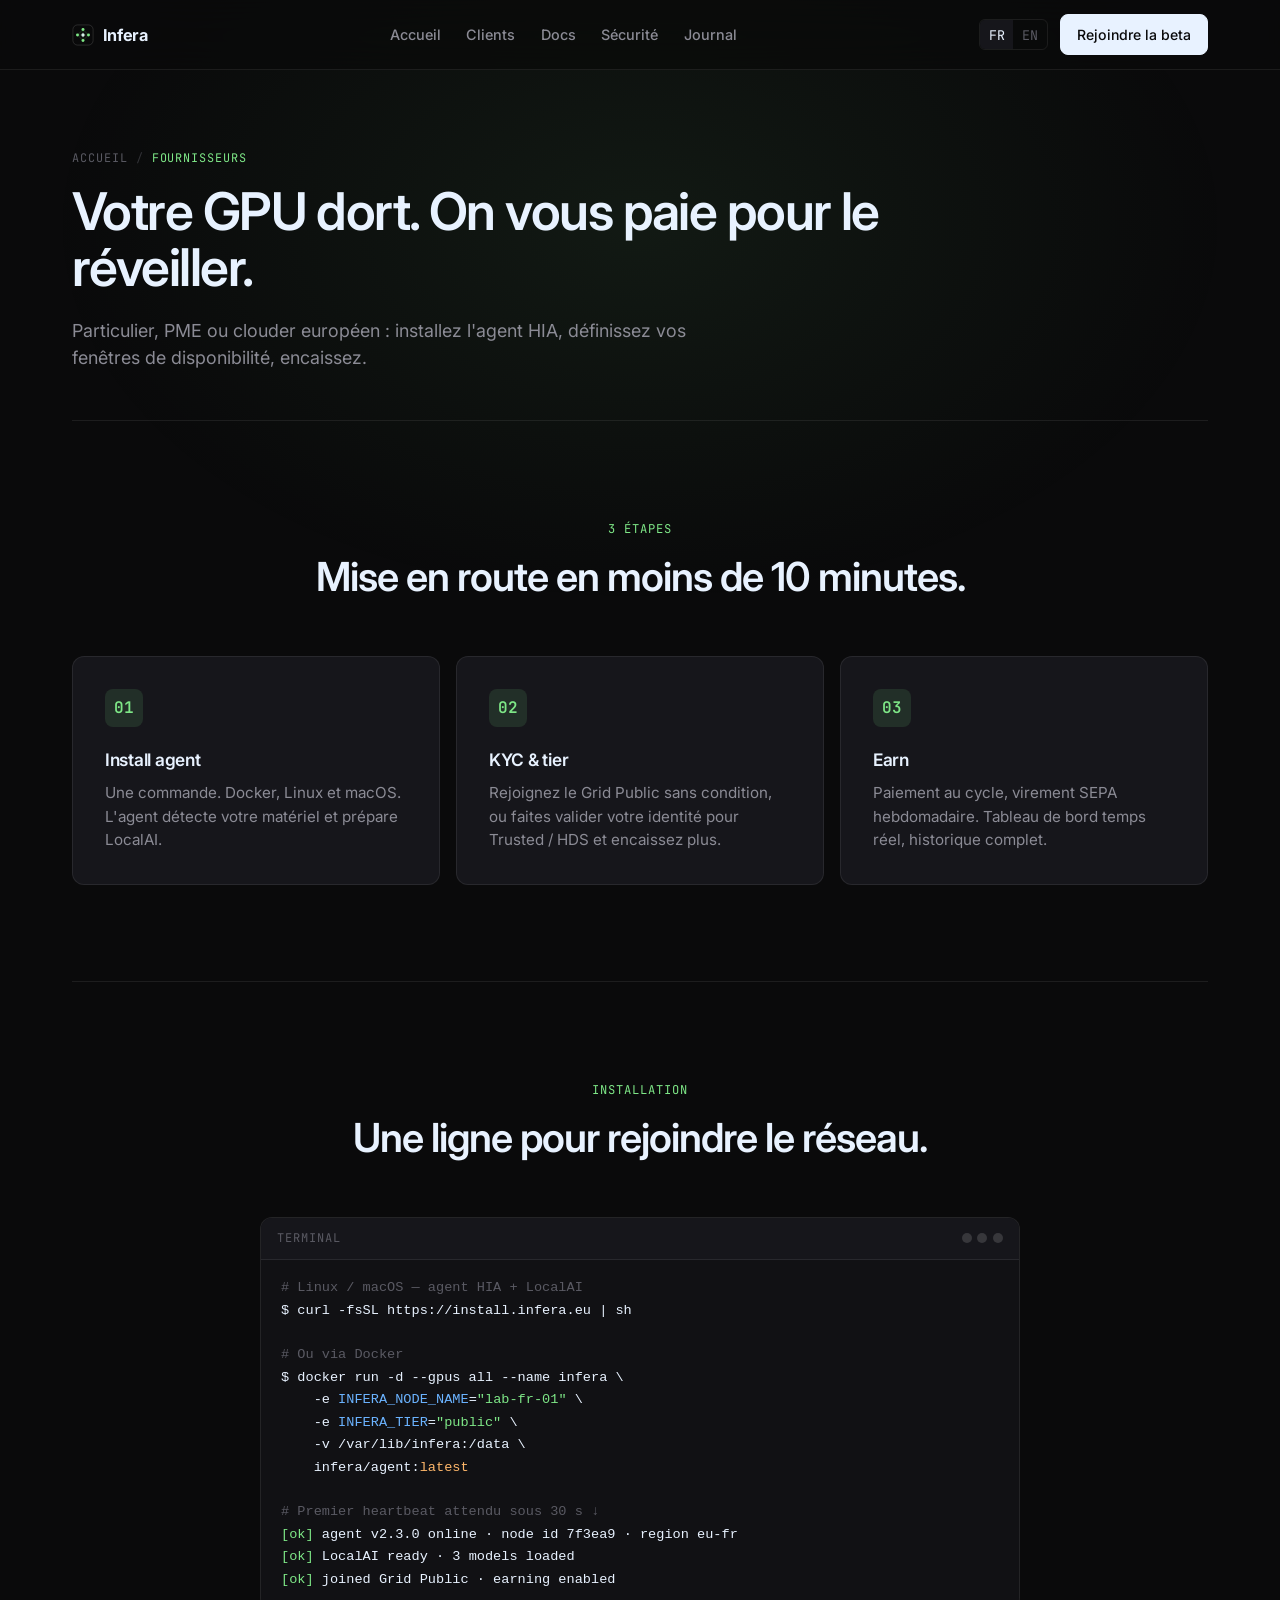
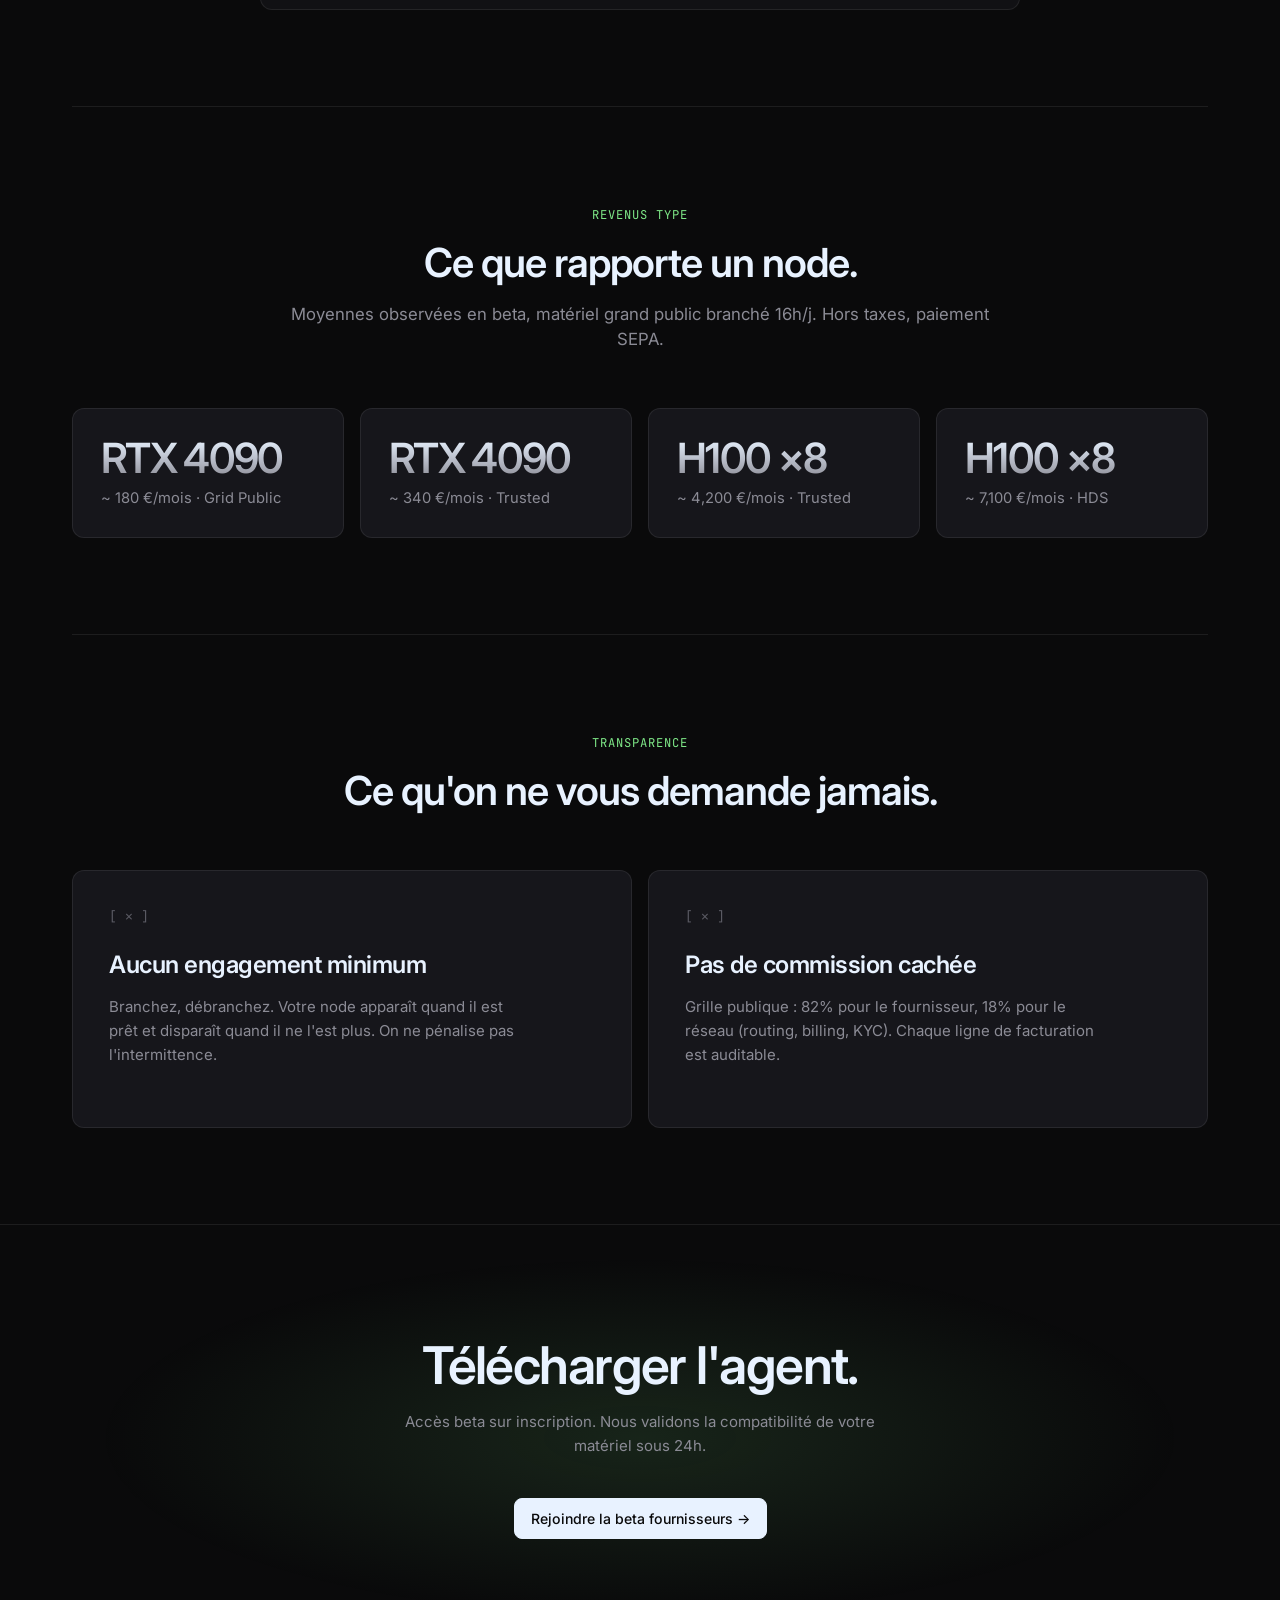
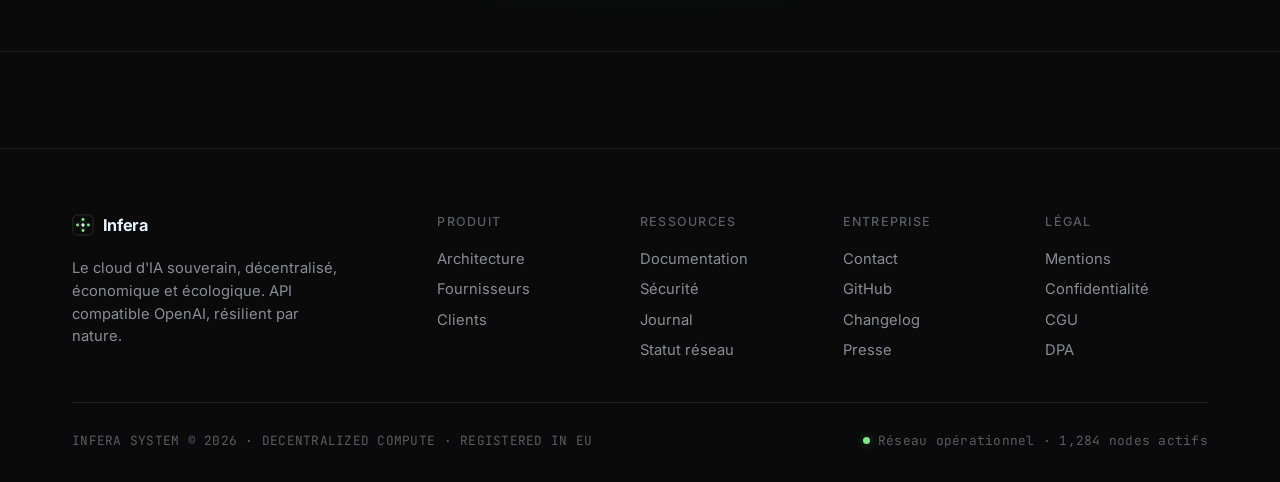
<file: providers.html>
<!DOCTYPE html>
<html lang="fr">
<head>
  <meta charset="UTF-8">
  <meta name="viewport" content="width=device-width, initial-scale=1.0">
  <title>Fournisseurs — Infera</title>
  <link rel="preconnect" href="https://fonts.googleapis.com">
  <link rel="preconnect" href="https://fonts.gstatic.com" crossorigin>
  <link href="https://fonts.googleapis.com/css2?family=Inter:wght@400;500;600;700&family=JetBrains+Mono:wght@400;500&display=swap" rel="stylesheet">
  <link rel="stylesheet" href="shared.css">
  <link rel="stylesheet" href="home.css">
  <link rel="stylesheet" href="pages.css">
</head>
<body>

<div id="nav-slot"></div>

<div class="wrap">

  <section class="page-head reveal">
    <div class="crumb">
      <a href="index.html" data-fr="Accueil" data-en="Home">Accueil</a>
      <span class="sep">/</span>
      <span class="cur" data-fr="Fournisseurs" data-en="Providers">Fournisseurs</span>
    </div>
    <h1 data-fr="Votre GPU dort. On vous paie pour le réveiller."
        data-en="Your GPU is sleeping. We pay you to wake it up.">
      Votre GPU dort. On vous paie pour le réveiller.
    </h1>
    <p class="lead"
      data-fr="Particulier, PME ou clouder européen : installez l'agent HIA, définissez vos fenêtres de disponibilité, encaissez."
      data-en="Individual, SMB or European cloud operator: install the HIA agent, set availability windows, cash in.">
      Particulier, PME ou clouder européen : installez l'agent HIA, définissez vos fenêtres de disponibilité, encaissez.
    </p>
  </section>

  <section class="block reveal">
    <div class="section-head">
      <span class="tag" data-fr="3 étapes" data-en="3 steps">3 étapes</span>
      <h2 data-fr="Mise en route en moins de 10 minutes."
          data-en="Up and running in under 10 minutes.">
        Mise en route en moins de 10 minutes.
      </h2>
    </div>
    <div class="features">
      <div class="feature">
        <div class="feature-icon">01</div>
        <h3 data-fr="Install agent" data-en="Install agent">Install agent</h3>
        <p data-fr="Une commande. Docker, Linux et macOS. L'agent détecte votre matériel et prépare LocalAI."
           data-en="One command. Docker, Linux and macOS. The agent detects your hardware and prepares LocalAI.">
          Une commande. Docker, Linux et macOS. L'agent détecte votre matériel et prépare LocalAI.
        </p>
      </div>
      <div class="feature">
        <div class="feature-icon">02</div>
        <h3 data-fr="KYC &amp; tier" data-en="KYC &amp; tier">KYC &amp; tier</h3>
        <p data-fr="Rejoignez le Grid Public sans condition, ou faites valider votre identité pour Trusted / HDS et encaissez plus."
           data-en="Join Grid Public with no strings attached, or get verified for Trusted / HDS tiers and earn more.">
          Rejoignez le Grid Public sans condition, ou faites valider votre identité pour Trusted / HDS et encaissez plus.
        </p>
      </div>
      <div class="feature">
        <div class="feature-icon">03</div>
        <h3 data-fr="Earn" data-en="Earn">Earn</h3>
        <p data-fr="Paiement au cycle, virement SEPA hebdomadaire. Tableau de bord temps réel, historique complet."
           data-en="Pay-per-cycle, weekly SEPA payout. Real-time dashboard, full history.">
          Paiement au cycle, virement SEPA hebdomadaire. Tableau de bord temps réel, historique complet.
        </p>
      </div>
    </div>
  </section>

  <section class="block reveal">
    <div class="section-head">
      <span class="tag" data-fr="Installation" data-en="Installation">Installation</span>
      <h2 data-fr="Une ligne pour rejoindre le réseau." data-en="One line to join the network.">
        Une ligne pour rejoindre le réseau.
      </h2>
    </div>
    <div class="code-block">
      <div class="code-head">
        <span>terminal</span>
        <span class="code-dots"><span></span><span></span><span></span></span>
      </div>
<pre class="code-body"><span class="c"># Linux / macOS — agent HIA + LocalAI</span>
$ curl -fsSL https://install.infera.eu | sh

<span class="c"># Ou via Docker</span>
$ docker run -d --gpus all --name infera \
    -e <span class="p">INFERA_NODE_NAME</span>=<span class="s">"lab-fr-01"</span> \
    -e <span class="p">INFERA_TIER</span>=<span class="s">"public"</span> \
    -v /var/lib/infera:/data \
    infera/agent:<span class="n">latest</span>

<span class="c"># Premier heartbeat attendu sous 30 s ↓</span>
<span class="s">[ok]</span> agent v2.3.0 online · node id 7f3ea9 · region eu-fr
<span class="s">[ok]</span> LocalAI ready · 3 models loaded
<span class="s">[ok]</span> joined Grid Public · earning enabled</pre>
    </div>
  </section>

  <section class="block reveal">
    <div class="section-head">
      <span class="tag" data-fr="Revenus type" data-en="Typical earnings">Revenus type</span>
      <h2 data-fr="Ce que rapporte un node." data-en="What a node earns.">
        Ce que rapporte un node.
      </h2>
      <p data-fr="Moyennes observées en beta, matériel grand public branché 16h/j. Hors taxes, paiement SEPA."
         data-en="Averages observed in beta, consumer hardware plugged 16h/day. Before tax, SEPA payout.">
        Moyennes observées en beta, matériel grand public branché 16h/j. Hors taxes, paiement SEPA.
      </p>
    </div>
    <div class="stats">
      <div class="stat"><div class="stat-num">RTX 4090</div><div class="stat-label">~ 180 €/mois · Grid Public</div></div>
      <div class="stat"><div class="stat-num">RTX 4090</div><div class="stat-label">~ 340 €/mois · Trusted</div></div>
      <div class="stat"><div class="stat-num">H100 ×8</div><div class="stat-label">~ 4,200 €/mois · Trusted</div></div>
      <div class="stat"><div class="stat-num">H100 ×8</div><div class="stat-label">~ 7,100 €/mois · HDS</div></div>
    </div>
  </section>

  <section class="block reveal">
    <div class="section-head">
      <span class="tag" data-fr="Transparence" data-en="Transparency">Transparence</span>
      <h2 data-fr="Ce qu'on ne vous demande jamais."
          data-en="What we'll never ask you for.">
        Ce qu'on ne vous demande jamais.
      </h2>
    </div>
    <div class="split-cards">
      <div class="split-card">
        <div class="split-card-num">[ ✕ ]</div>
        <h3 data-fr="Aucun engagement minimum" data-en="No minimum commitment">Aucun engagement minimum</h3>
        <p data-fr="Branchez, débranchez. Votre node apparaît quand il est prêt et disparaît quand il ne l'est plus. On ne pénalise pas l'intermittence."
           data-en="Plug in, unplug. Your node shows up when ready and disappears when it isn't. We never penalize intermittence.">
          Branchez, débranchez. Votre node apparaît quand il est prêt et disparaît quand il ne l'est plus. On ne pénalise pas l'intermittence.
        </p>
      </div>
      <div class="split-card">
        <div class="split-card-num">[ ✕ ]</div>
        <h3 data-fr="Pas de commission cachée" data-en="No hidden commission">Pas de commission cachée</h3>
        <p data-fr="Grille publique : 82% pour le fournisseur, 18% pour le réseau (routing, billing, KYC). Chaque ligne de facturation est auditable."
           data-en="Public grid: 82% to the provider, 18% to the network (routing, billing, KYC). Every billing line is auditable.">
          Grille publique : 82% pour le fournisseur, 18% pour le réseau (routing, billing, KYC). Chaque ligne de facturation est auditable.
        </p>
      </div>
    </div>
  </section>

</div>

<section class="waitlist">
  <div class="wrap waitlist-inner reveal">
    <h2 data-fr="Télécharger l'agent." data-en="Download the agent.">Télécharger l'agent.</h2>
    <p data-fr="Accès beta sur inscription. Nous validons la compatibilité de votre matériel sous 24h."
       data-en="Beta access on request. We validate your hardware within 24h.">
      Accès beta sur inscription. Nous validons la compatibilité de votre matériel sous 24h.
    </p>
    <a href="contact.html" class="cta" data-fr="Rejoindre la beta fournisseurs →" data-en="Join the provider beta →">Rejoindre la beta fournisseurs →</a>
  </div>
</section>

<div id="footer-slot"></div>
<script src="partials.js"></script>
<script src="shared.js"></script>
<script>mount('providers');</script>
</body>
</html>
</file>
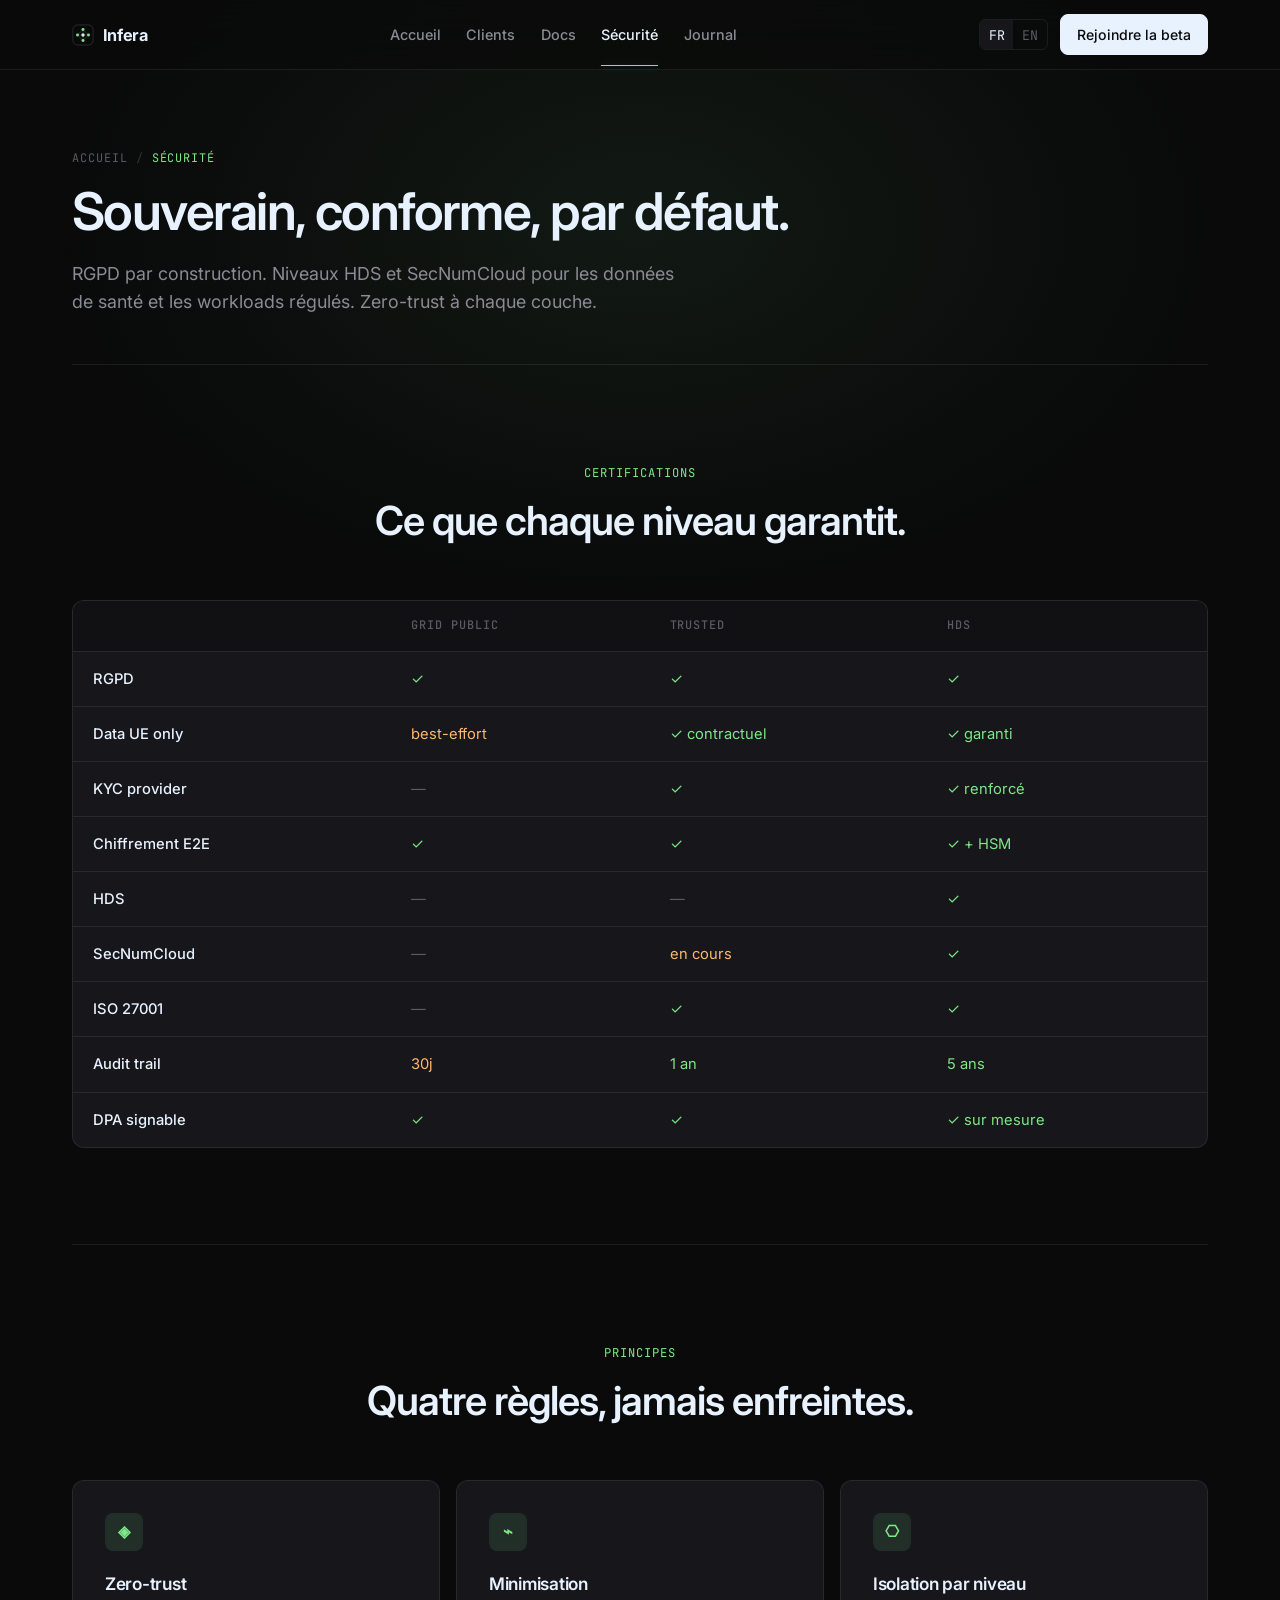
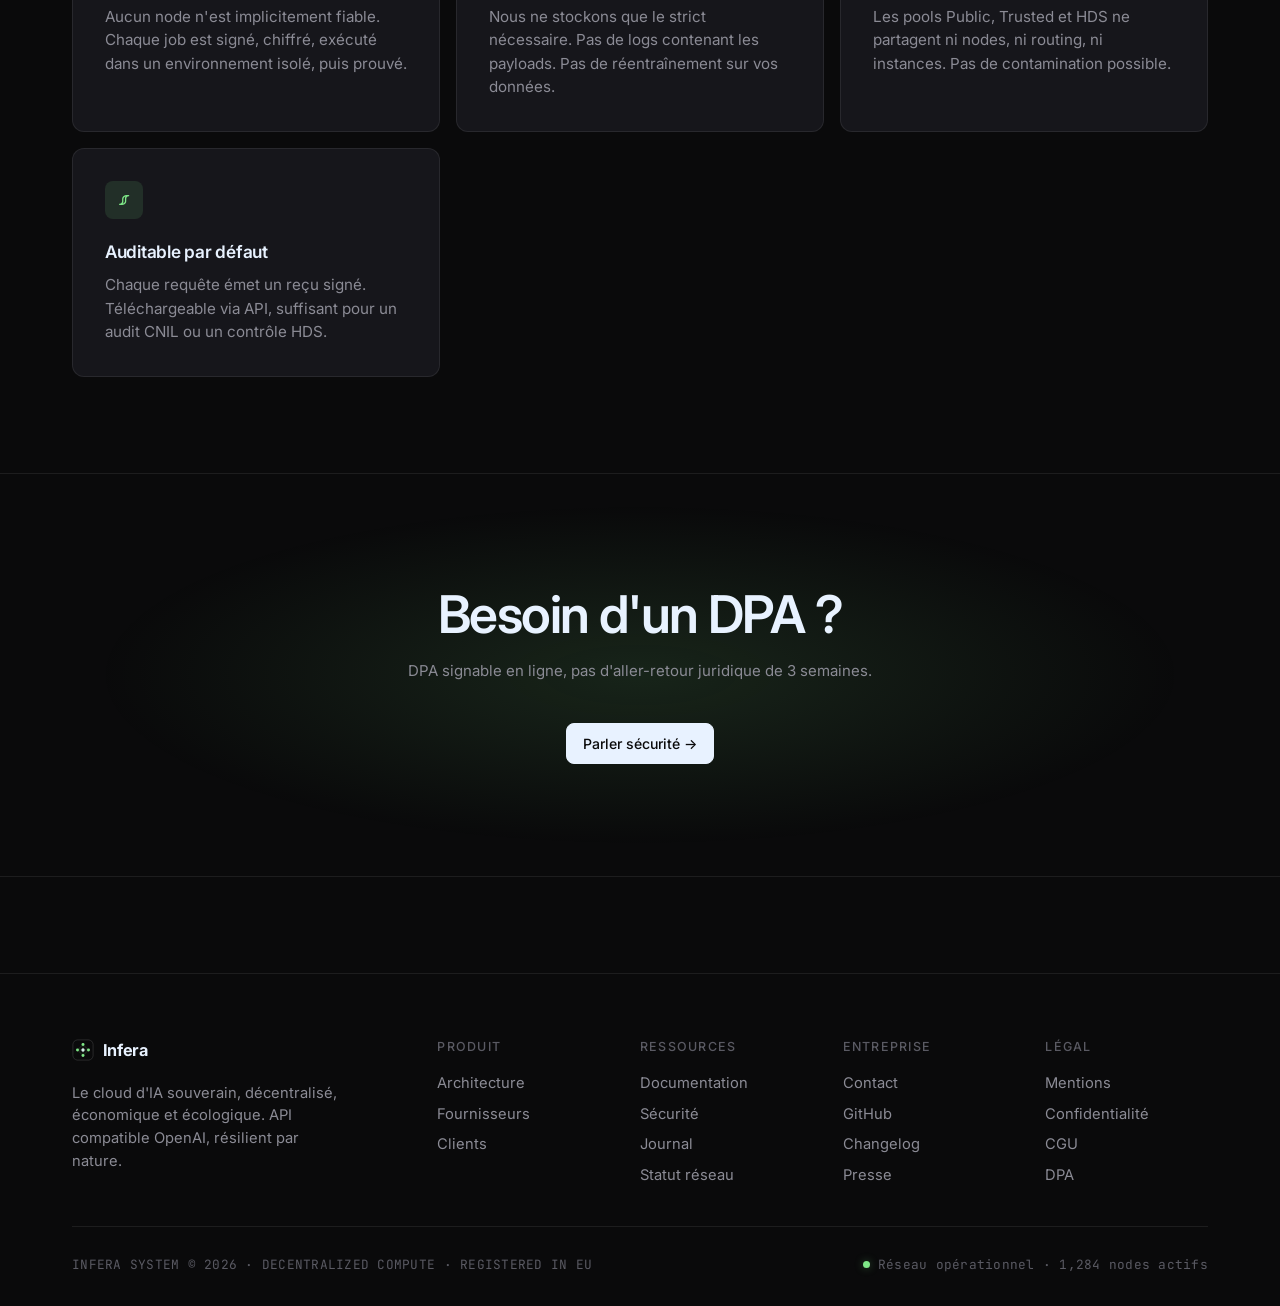
<file: security.html>
<!DOCTYPE html>
<html lang="fr">
<head>
  <meta charset="UTF-8">
  <meta name="viewport" content="width=device-width, initial-scale=1.0">
  <title>Sécurité — Infera</title>
  <link rel="preconnect" href="https://fonts.googleapis.com">
  <link rel="preconnect" href="https://fonts.gstatic.com" crossorigin>
  <link href="https://fonts.googleapis.com/css2?family=Inter:wght@400;500;600;700&family=JetBrains+Mono:wght@400;500&display=swap" rel="stylesheet">
  <link rel="stylesheet" href="shared.css">
  <link rel="stylesheet" href="home.css">
  <link rel="stylesheet" href="pages.css">
</head>
<body>

<div id="nav-slot"></div>

<div class="wrap">

  <section class="page-head reveal">
    <div class="crumb">
      <a href="index.html" data-fr="Accueil" data-en="Home">Accueil</a>
      <span class="sep">/</span>
      <span class="cur" data-fr="Sécurité" data-en="Security">Sécurité</span>
    </div>
    <h1 data-fr="Souverain, conforme, par défaut."
        data-en="Sovereign, compliant, by default.">
      Souverain, conforme, par défaut.
    </h1>
    <p class="lead"
      data-fr="RGPD par construction. Niveaux HDS et SecNumCloud pour les données de santé et les workloads régulés. Zero-trust à chaque couche."
      data-en="GDPR by construction. HDS and SecNumCloud tiers for healthcare and regulated workloads. Zero-trust at every layer.">
      RGPD par construction. Niveaux HDS et SecNumCloud pour les données de santé et les workloads régulés. Zero-trust à chaque couche.
    </p>
  </section>

  <section class="block reveal">
    <div class="section-head">
      <span class="tag" data-fr="Certifications" data-en="Certifications">Certifications</span>
      <h2 data-fr="Ce que chaque niveau garantit." data-en="What each tier guarantees.">
        Ce que chaque niveau garantit.
      </h2>
    </div>
    <div class="sec-matrix">
      <table>
        <thead>
          <tr>
            <th></th>
            <th>Grid Public</th>
            <th>Trusted</th>
            <th>HDS</th>
          </tr>
        </thead>
        <tbody>
          <tr><th>RGPD</th><td class="yes">✓</td><td class="yes">✓</td><td class="yes">✓</td></tr>
          <tr><th>Data UE only</th><td class="partial">best-effort</td><td class="yes">✓ contractuel</td><td class="yes">✓ garanti</td></tr>
          <tr><th>KYC provider</th><td class="no">—</td><td class="yes">✓</td><td class="yes">✓ renforcé</td></tr>
          <tr><th>Chiffrement E2E</th><td class="yes">✓</td><td class="yes">✓</td><td class="yes">✓ + HSM</td></tr>
          <tr><th>HDS</th><td class="no">—</td><td class="no">—</td><td class="yes">✓</td></tr>
          <tr><th>SecNumCloud</th><td class="no">—</td><td class="partial">en cours</td><td class="yes">✓</td></tr>
          <tr><th>ISO 27001</th><td class="no">—</td><td class="yes">✓</td><td class="yes">✓</td></tr>
          <tr><th>Audit trail</th><td class="partial">30j</td><td class="yes">1 an</td><td class="yes">5 ans</td></tr>
          <tr><th>DPA signable</th><td class="yes">✓</td><td class="yes">✓</td><td class="yes">✓ sur mesure</td></tr>
        </tbody>
      </table>
    </div>
  </section>

  <section class="block reveal">
    <div class="section-head">
      <span class="tag" data-fr="Principes" data-en="Principles">Principes</span>
      <h2 data-fr="Quatre règles, jamais enfreintes." data-en="Four rules, never bent.">
        Quatre règles, jamais enfreintes.
      </h2>
    </div>
    <div class="features">
      <div class="feature">
        <div class="feature-icon">◈</div>
        <h3>Zero-trust</h3>
        <p>Aucun node n'est implicitement fiable. Chaque job est signé, chiffré, exécuté dans un environnement isolé, puis prouvé.</p>
      </div>
      <div class="feature">
        <div class="feature-icon">⌁</div>
        <h3 data-fr="Minimisation" data-en="Minimization">Minimisation</h3>
        <p>Nous ne stockons que le strict nécessaire. Pas de logs contenant les payloads. Pas de réentraînement sur vos données.</p>
      </div>
      <div class="feature">
        <div class="feature-icon">⎔</div>
        <h3 data-fr="Isolation par niveau" data-en="Tier isolation">Isolation par niveau</h3>
        <p>Les pools Public, Trusted et HDS ne partagent ni nodes, ni routing, ni instances. Pas de contamination possible.</p>
      </div>
      <div class="feature">
        <div class="feature-icon">⎎</div>
        <h3 data-fr="Auditable par défaut" data-en="Auditable by default">Auditable par défaut</h3>
        <p>Chaque requête émet un reçu signé. Téléchargeable via API, suffisant pour un audit CNIL ou un contrôle HDS.</p>
      </div>
    </div>
  </section>

</div>

<section class="waitlist">
  <div class="wrap waitlist-inner reveal">
    <h2 data-fr="Besoin d'un DPA ?" data-en="Need a DPA?">Besoin d'un DPA ?</h2>
    <p data-fr="DPA signable en ligne, pas d'aller-retour juridique de 3 semaines."
       data-en="DPA signable online, no 3-week legal ping-pong.">
      DPA signable en ligne, pas d'aller-retour juridique de 3 semaines.
    </p>
    <a href="contact.html" class="cta" data-fr="Parler sécurité →" data-en="Talk security →">Parler sécurité →</a>
  </div>
</section>

<div id="footer-slot"></div>
<script src="partials.js"></script>
<script src="shared.js"></script>
<script>mount('security');</script>
</body>
</html>
</file>
<file: shared.css>
/* ============================================================
   INFERA — Direction A (dark, green/blue accents)
   Shared tokens, nav, footer, utilities
   ============================================================ */

:root {
  --bg: #0A0A0B;
  --bg-elev: #111114;
  --surface: #16161B;
  --surface-2: #1C1C22;
  --border: rgba(255, 255, 255, 0.08);
  --border-strong: rgba(255, 255, 255, 0.14);
  --text: #E8F2FF;
  --text-muted: #8B8B95;
  --text-dim: #5A5A63;
  --accent: #7EE787;
  --accent-dim: rgba(126, 231, 135, 0.12);
  --accent-glow: rgba(126, 231, 135, 0.35);
  --blue: #6BB3FF;
  --blue-dim: rgba(107, 179, 255, 0.1);
  --warn: #FFB86B;
  --radius: 12px;
  --radius-sm: 8px;
  --radius-lg: 20px;
  --ease: cubic-bezier(0.22, 1, 0.36, 1);
  --shadow: 0 1px 0 rgba(255,255,255,0.04) inset, 0 10px 30px rgba(0,0,0,0.4);
}

* { box-sizing: border-box; margin: 0; padding: 0; }
html { scroll-behavior: smooth; }
body {
  background: var(--bg);
  color: var(--text);
  font-family: 'Inter', system-ui, -apple-system, sans-serif;
  font-size: 15px;
  line-height: 1.5;
  -webkit-font-smoothing: antialiased;
  overflow-x: hidden;
  min-height: 100vh;
}

/* Global radial glow */
body::before {
  content: "";
  position: fixed;
  top: -25%;
  left: 50%;
  width: 1400px;
  height: 900px;
  margin-left: -700px;
  background: radial-gradient(ellipse at center, rgba(126, 231, 135, 0.07), transparent 60%);
  pointer-events: none;
  z-index: 0;
  animation: drift 24s ease-in-out infinite alternate;
}
@keyframes drift {
  from { transform: translate(-40px, 0); }
  to { transform: translate(40px, 40px); }
}

a { color: inherit; text-decoration: none; }
button { font-family: inherit; }

.wrap {
  max-width: 1200px;
  margin: 0 auto;
  padding: 0 2rem;
  position: relative;
  z-index: 1;
}

/* ============================================================
   NAV
============================================================ */
.nav {
  position: sticky;
  top: 0;
  z-index: 50;
  backdrop-filter: saturate(180%) blur(20px);
  -webkit-backdrop-filter: saturate(180%) blur(20px);
  background: rgba(10, 10, 11, 0.72);
  border-bottom: 1px solid var(--border);
}
.nav-inner {
  max-width: 1200px;
  margin: 0 auto;
  padding: 0.9rem 2rem;
  display: flex;
  justify-content: space-between;
  align-items: center;
  gap: 2rem;
}
.brand {
  font-weight: 700;
  letter-spacing: -0.02em;
  font-size: 1.02rem;
  display: inline-flex;
  align-items: center;
  gap: 0.55rem;
  color: var(--text);
}
.brand-mark {
  width: 22px; height: 22px;
  position: relative;
}
.brand-mark svg { width: 100%; height: 100%; display: block; }

.nav-links {
  display: flex;
  align-items: center;
  gap: 1.6rem;
  font-size: 0.9rem;
}
.nav-links > a {
  color: var(--text-muted);
  font-weight: 500;
  transition: color 0.15s var(--ease);
  position: relative;
  padding: 0.3rem 0;
}
.nav-links > a:hover,
.nav-links > a.active { color: var(--text); }
.nav-links > a.active::after {
  content: "";
  position: absolute;
  left: 0; right: 0; bottom: -0.95rem;
  height: 1px;
  background: var(--accent);
  box-shadow: 0 0 8px var(--accent-glow);
}

.nav-right {
  display: flex;
  align-items: center;
  gap: 0.75rem;
}

/* ============================================================
   NAV DROPDOWN (Notre offre)
============================================================ */
.nav-dropdown {
  position: relative;
  display: inline-flex;
  align-items: center;
}
.nav-dropdown-trigger {
  background: transparent;
  border: none;
  color: var(--text-muted);
  font-family: inherit;
  font-size: 0.9rem;
  font-weight: 500;
  cursor: pointer;
  padding: 0.3rem 0;
  display: inline-flex;
  align-items: center;
  gap: 0.3rem;
  transition: color 0.15s var(--ease);
}
.nav-dropdown-trigger:hover,
.nav-dropdown.open .nav-dropdown-trigger,
.nav-dropdown.active .nav-dropdown-trigger {
  color: var(--text);
}
.nav-chev {
  width: 10px; height: 10px;
  color: currentColor;
  transition: transform 0.25s var(--ease);
}
.nav-dropdown.open .nav-chev { transform: rotate(180deg); }
.nav-dropdown.active .nav-dropdown-trigger::after {
  content: "";
  position: absolute;
  left: 0; right: 16px; bottom: -0.95rem;
  height: 1px;
  background: var(--accent);
  box-shadow: 0 0 8px var(--accent-glow);
}

.nav-dropdown-panel {
  position: absolute;
  top: calc(100% + 0.85rem);
  left: 50%;
  transform: translate(-50%, -6px);
  min-width: 420px;
  padding: 0.75rem;
  border: 1px solid rgba(255,255,255,0.08);
  border-radius: 14px;
  background: linear-gradient(180deg, rgba(22,26,32,0.92), rgba(14,16,20,0.85));
  backdrop-filter: blur(20px) saturate(160%);
  -webkit-backdrop-filter: blur(20px) saturate(160%);
  box-shadow: 0 30px 80px rgba(0,0,0,0.55), inset 0 1px 0 rgba(255,255,255,0.06);
  opacity: 0;
  pointer-events: none;
  transition: opacity 0.22s var(--ease), transform 0.22s var(--ease);
  z-index: 60;
}
.nav-dropdown.open .nav-dropdown-panel {
  opacity: 1;
  transform: translate(-50%, 0);
  pointer-events: auto;
}
.nav-dropdown-panel::before {
  content: "";
  position: absolute;
  top: -6px;
  left: 50%;
  transform: translateX(-50%) rotate(45deg);
  width: 10px; height: 10px;
  background: rgba(22,26,32,0.92);
  border-top: 1px solid rgba(255,255,255,0.08);
  border-left: 1px solid rgba(255,255,255,0.08);
}
.nav-dropdown-eyebrow {
  font-family: 'JetBrains Mono', monospace;
  font-size: 0.66rem;
  color: var(--text-dim);
  text-transform: uppercase;
  letter-spacing: 0.14em;
  padding: 0.4rem 0.9rem 0.65rem;
  border-bottom: 1px solid rgba(255,255,255,0.06);
  margin-bottom: 0.4rem;
}
.nav-dropdown-item {
  display: grid;
  grid-template-columns: 38px 1fr auto;
  align-items: center;
  gap: 0.85rem;
  padding: 0.85rem 0.9rem;
  border-radius: 10px;
  color: var(--text);
  transition: background 0.2s var(--ease);
  position: relative;
}
.nav-dropdown-item + .nav-dropdown-item { margin-top: 0.15rem; }
.nav-dropdown-item:hover { background: rgba(255,255,255,0.04); }
.nav-dropdown-item.active { background: rgba(126,231,135,0.06); }
.ndi-num {
  font-family: 'JetBrains Mono', monospace;
  font-size: 0.95rem;
  font-weight: 500;
  color: transparent;
  -webkit-text-stroke: 1px rgba(126,231,135,0.55);
  text-align: center;
  letter-spacing: -0.02em;
}
.nav-dropdown-item.active .ndi-num { -webkit-text-stroke-color: var(--accent); }
.ndi-body { display: flex; flex-direction: column; gap: 0.15rem; min-width: 0; }
.ndi-title {
  font-size: 0.96rem;
  font-weight: 600;
  letter-spacing: -0.01em;
  color: var(--text);
}
.ndi-desc {
  font-size: 0.8rem;
  color: var(--text-muted);
  line-height: 1.4;
}
.ndi-arrow {
  color: var(--text-dim);
  font-family: 'JetBrains Mono', monospace;
  font-size: 0.9rem;
  transition: transform 0.2s var(--ease), color 0.2s var(--ease);
}
.nav-dropdown-item:hover .ndi-arrow {
  color: var(--accent);
  transform: translateX(3px);
}

/* Mobile label + nested links */
.mobile-section-label {
  font-family: 'JetBrains Mono', monospace;
  font-size: 0.68rem;
  color: var(--text-dim);
  text-transform: uppercase;
  letter-spacing: 0.12em;
  margin-top: 0.3rem;
  padding-top: 0.7rem;
  border-top: 1px solid var(--border);
}
.mobile-menu a.mobile-nested { padding-left: 1rem; color: var(--text); }
.mobile-menu a.mobile-nested::before {
  content: "↳";
  color: var(--accent);
  font-family: 'JetBrains Mono', monospace;
  font-size: 0.8rem;
  margin-right: 0.45rem;
  opacity: 0.7;
}

.lang-switch {
  display: inline-flex;
  border: 1px solid var(--border);
  border-radius: 6px;
  overflow: hidden;
  font-family: 'JetBrains Mono', monospace;
  font-size: 0.72rem;
}
.lang-switch button {
  background: transparent;
  color: var(--text-dim);
  border: none;
  padding: 0.35rem 0.55rem;
  cursor: pointer;
  transition: background 0.15s var(--ease), color 0.15s var(--ease);
}
.lang-switch button.on {
  background: var(--surface);
  color: var(--text);
}
.lang-switch button:hover { color: var(--text); }

/* CTAs */
.cta {
  display: inline-flex;
  align-items: center;
  gap: 0.5rem;
  padding: 0.55rem 1rem;
  border-radius: var(--radius-sm);
  font-size: 0.88rem;
  font-weight: 500;
  background: var(--text);
  color: var(--bg);
  border: 1px solid var(--text);
  transition: transform 0.15s var(--ease), box-shadow 0.2s var(--ease);
  cursor: pointer;
  white-space: nowrap;
}
.cta:hover { transform: translateY(-1px); box-shadow: 0 8px 24px rgba(232, 242, 255, 0.12); }
.cta.ghost {
  background: transparent; color: var(--text);
  border: 1px solid var(--border-strong);
}
.cta.ghost:hover { background: var(--surface); border-color: var(--text); }
.cta.accent {
  background: var(--accent); color: #0A1A10; border-color: var(--accent);
}
.cta.accent:hover { box-shadow: 0 8px 24px var(--accent-glow); }

.burger {
  display: none;
  background: transparent; border: none; color: var(--text); cursor: pointer;
  padding: 0.5rem;
}
.mobile-menu {
  display: none;
  padding: 0.5rem 2rem 1.2rem;
  border-top: 1px solid var(--border);
  flex-direction: column;
  gap: 0.9rem;
}
.mobile-menu.open { display: flex; }
.mobile-menu a { color: var(--text-muted); font-size: 1rem; }

/* ============================================================
   TYPO UTILITIES
============================================================ */
.eyebrow {
  display: inline-flex;
  align-items: center;
  gap: 0.5rem;
  padding: 0.35rem 0.75rem;
  border: 1px solid var(--border);
  border-radius: 999px;
  font-family: 'JetBrains Mono', monospace;
  font-size: 0.75rem;
  color: var(--text-muted);
  background: var(--surface);
  letter-spacing: 0.02em;
}
.eyebrow-dot::before {
  content: "";
  width: 6px; height: 6px;
  border-radius: 50%;
  background: var(--accent);
  animation: pulse 2s ease-in-out infinite;
}
@keyframes pulse {
  0%, 100% { opacity: 1; transform: scale(1); }
  50% { opacity: 0.4; transform: scale(0.85); }
}

.tag {
  display: inline-block;
  font-family: 'JetBrains Mono', monospace;
  font-size: 0.76rem;
  color: var(--accent);
  text-transform: uppercase;
  letter-spacing: 0.08em;
  margin-bottom: 1rem;
}

.kbd {
  font-family: 'JetBrains Mono', monospace;
  font-size: 0.78em;
  padding: 0.1rem 0.4rem;
  border: 1px solid var(--border-strong);
  border-bottom-width: 2px;
  border-radius: 4px;
  color: var(--text);
  background: var(--surface);
}

/* ============================================================
   SECTIONS
============================================================ */
section.block {
  padding: 6rem 0;
  border-top: 1px solid var(--border);
  position: relative;
}
section.block:first-of-type { border-top: none; }

.section-head {
  max-width: 720px;
  margin: 0 auto 3.5rem;
  text-align: center;
}
.section-head h2 {
  font-size: clamp(1.75rem, 4vw, 2.5rem);
  font-weight: 600;
  letter-spacing: -0.025em;
  line-height: 1.15;
  margin-bottom: 1rem;
}
.section-head p {
  color: var(--text-muted);
  font-size: 1.05rem;
}

/* Page header (non-home) */
.page-head {
  padding: 5rem 0 3rem;
  text-align: left;
  max-width: 820px;
}
.page-head h1 {
  font-size: clamp(2rem, 5vw, 3.25rem);
  font-weight: 600;
  letter-spacing: -0.03em;
  line-height: 1.08;
  margin: 1rem 0 1.25rem;
}
.page-head p.lead {
  color: var(--text-muted);
  font-size: 1.12rem;
  max-width: 620px;
  line-height: 1.55;
}

/* ============================================================
   CARDS & GRIDS (shared primitives)
============================================================ */
.card {
  background: var(--surface);
  border: 1px solid var(--border);
  border-radius: var(--radius);
  padding: 1.75rem;
  transition: border-color 0.25s var(--ease), transform 0.25s var(--ease);
  position: relative;
  overflow: hidden;
}
.card:hover { border-color: var(--border-strong); transform: translateY(-2px); }
.card::before {
  content: "";
  position: absolute;
  inset: 0;
  border-radius: var(--radius);
  background: radial-gradient(500px circle at var(--x, 50%) var(--y, 50%), var(--accent-dim), transparent 40%);
  opacity: 0;
  transition: opacity 0.4s var(--ease);
  pointer-events: none;
}
.card:hover::before { opacity: 1; }

.grid-2 { display: grid; grid-template-columns: 1fr 1fr; gap: 1rem; }
.grid-3 { display: grid; grid-template-columns: repeat(3, 1fr); gap: 1rem; }
.grid-4 { display: grid; grid-template-columns: repeat(4, 1fr); gap: 1rem; }

/* ============================================================
   FOOTER
============================================================ */
footer.site {
  padding: 4rem 0 2rem;
  margin-top: 6rem;
  border-top: 1px solid var(--border);
}
.footer-grid {
  display: grid;
  grid-template-columns: 2fr 1fr 1fr 1fr 1fr;
  gap: 2.5rem;
  padding-bottom: 2.5rem;
  border-bottom: 1px solid var(--border);
}
.footer-brand p {
  color: var(--text-muted);
  max-width: 280px;
  margin-top: 0.9rem;
  font-size: 0.92rem;
  line-height: 1.55;
}
.footer-col h4 {
  font-size: 0.78rem;
  font-weight: 500;
  color: var(--text-dim);
  text-transform: uppercase;
  letter-spacing: 0.1em;
  margin-bottom: 1rem;
}
.footer-col ul { list-style: none; display: flex; flex-direction: column; gap: 0.5rem; }
.footer-col a {
  color: var(--text-muted);
  font-size: 0.92rem;
  transition: color 0.15s var(--ease);
}
.footer-col a:hover { color: var(--text); }
.footer-bottom {
  padding-top: 1.75rem;
  display: flex;
  justify-content: space-between;
  align-items: center;
  color: var(--text-dim);
  font-size: 0.8rem;
  font-family: 'JetBrains Mono', monospace;
  letter-spacing: 0.02em;
  gap: 1rem;
  flex-wrap: wrap;
}
.footer-bottom .status {
  display: inline-flex;
  align-items: center;
  gap: 0.5rem;
}
.status-dot {
  width: 7px; height: 7px; border-radius: 50%;
  background: var(--accent); box-shadow: 0 0 8px var(--accent-glow);
  animation: pulse 2s ease-in-out infinite;
}

/* ============================================================
   MOTION
============================================================ */
.reveal { opacity: 0; transform: translateY(16px); transition: opacity 0.7s var(--ease), transform 0.7s var(--ease); }
.reveal.in { opacity: 1; transform: none; }

/* ============================================================
   RESPONSIVE
============================================================ */
@media (max-width: 900px) {
  .wrap { padding: 0 1.25rem; }
  .nav-inner { padding: 0.85rem 1.25rem; }
  .nav-links { display: none; }
  .burger { display: inline-flex; }
  section.block { padding: 4rem 0; }
  .grid-2, .grid-3, .grid-4 { grid-template-columns: 1fr; }
  .grid-4 { grid-template-columns: repeat(2, 1fr); }
  .footer-grid { grid-template-columns: 1fr 1fr; gap: 2rem; }
  .footer-bottom { flex-direction: column; gap: 1rem; align-items: flex-start; }
}
@media (max-width: 600px) {
  .footer-grid { grid-template-columns: 1fr; }
  .grid-4 { grid-template-columns: 1fr; }
}
@media (prefers-reduced-motion: reduce) {
  *, *::before, *::after { animation-duration: 0.01ms !important; transition-duration: 0.01ms !important; }
  .reveal { opacity: 1; transform: none; }
}
</file>
<file: home.css>
/* Page-specific styles for direction A */

/* ============================================================
   HOME HERO
============================================================ */
.hero {
  padding: 7rem 0 5rem;
  position: relative;
}
.hero-top {
  display: grid;
  grid-template-columns: 1.1fr 0.9fr;
  gap: 4rem;
  align-items: center;
}
.hero h1 {
  font-size: clamp(2.4rem, 5.5vw, 4.25rem);
  font-weight: 600;
  line-height: 1.04;
  letter-spacing: -0.035em;
  margin: 1.25rem 0 1.5rem;
  background: linear-gradient(180deg, var(--text) 45%, var(--text-muted));
  -webkit-background-clip: text;
  background-clip: text;
  color: transparent;
}
.hero h1 em {
  font-style: normal;
  background: linear-gradient(90deg, var(--accent), var(--blue));
  -webkit-background-clip: text;
  background-clip: text;
  color: transparent;
}
.hero-desc {
  font-size: 1.12rem;
  color: var(--text-muted);
  max-width: 540px;
  margin: 0 0 2rem;
  line-height: 1.55;
}
.hero-ctas { display: flex; gap: 0.75rem; flex-wrap: wrap; }

.hero-right {
  position: relative;
  aspect-ratio: 1 / 1;
  max-width: 440px;
  margin-left: auto;
  border: 1px solid var(--border);
  border-radius: var(--radius-lg);
  background: linear-gradient(180deg, var(--surface), var(--bg));
  overflow: hidden;
}
.hero-right canvas { width: 100%; height: 100%; display: block; }
.hero-right .hero-chip {
  position: absolute;
  font-family: 'JetBrains Mono', monospace;
  font-size: 0.72rem;
  color: var(--text-muted);
  background: rgba(10,10,11,0.7);
  backdrop-filter: blur(8px);
  border: 1px solid var(--border);
  padding: 0.3rem 0.55rem;
  border-radius: 6px;
  pointer-events: none;
}
.hero-chip.tl { top: 1rem; left: 1rem; }
.hero-chip.br { bottom: 1rem; right: 1rem; }

/* Below-fold metric bar */
.metrics-bar {
  margin-top: 5rem;
  display: grid;
  grid-template-columns: repeat(4, 1fr);
  gap: 0;
  border: 1px solid var(--border);
  border-radius: var(--radius);
  background: var(--surface);
  overflow: hidden;
}
.metric {
  padding: 1.5rem 1.75rem;
  border-right: 1px solid var(--border);
}
.metric:last-child { border-right: none; }
.metric-num {
  font-size: 1.6rem;
  font-weight: 600;
  letter-spacing: -0.025em;
  color: var(--text);
}
.metric-num em {
  font-style: normal;
  color: var(--accent);
}
.metric-label {
  font-family: 'JetBrains Mono', monospace;
  font-size: 0.72rem;
  color: var(--text-dim);
  text-transform: uppercase;
  letter-spacing: 0.08em;
  margin-top: 0.4rem;
}

/* Split cards */
.split-cards {
  display: grid;
  grid-template-columns: 1fr 1fr;
  gap: 1rem;
}
.split-card {
  background: var(--surface);
  border: 1px solid var(--border);
  border-radius: var(--radius);
  padding: 2.25rem;
  position: relative;
  overflow: hidden;
  transition: border-color 0.25s var(--ease), transform 0.25s var(--ease);
}
.split-card:hover { border-color: var(--border-strong); transform: translateY(-2px); }
.split-card-num {
  font-family: 'JetBrains Mono', monospace;
  font-size: 0.82rem;
  color: var(--text-dim);
  margin-bottom: 1.25rem;
}
.split-card h3 {
  font-size: 1.5rem;
  font-weight: 600;
  letter-spacing: -0.02em;
  margin-bottom: 0.75rem;
}
.split-card p {
  color: var(--text-muted);
  margin-bottom: 1.5rem;
  line-height: 1.6;
  max-width: 420px;
}
.split-card .link {
  display: inline-flex;
  align-items: center;
  gap: 0.35rem;
  color: var(--accent);
  font-weight: 500;
  font-size: 0.92rem;
  transition: gap 0.2s var(--ease);
}
.split-card .link:hover { gap: 0.6rem; }

/* Features */
.features { display: grid; grid-template-columns: repeat(3, 1fr); gap: 1rem; }
.feature {
  padding: 2rem;
  border: 1px solid var(--border);
  border-radius: var(--radius);
  background: var(--surface);
  transition: border-color 0.25s var(--ease), transform 0.25s var(--ease);
  position: relative;
  overflow: hidden;
}
.feature:hover { border-color: var(--border-strong); transform: translateY(-2px); }
.feature::before {
  content: "";
  position: absolute;
  inset: 0;
  background: radial-gradient(500px circle at var(--x, 50%) var(--y, 50%), var(--accent-dim), transparent 40%);
  opacity: 0;
  transition: opacity 0.4s var(--ease);
  pointer-events: none;
}
.feature:hover::before { opacity: 1; }
.feature-icon {
  width: 38px; height: 38px;
  border-radius: var(--radius-sm);
  background: var(--accent-dim);
  color: var(--accent);
  display: grid;
  place-items: center;
  margin-bottom: 1.25rem;
  font-family: 'JetBrains Mono', monospace;
  font-weight: 600;
  font-size: 1rem;
}
.feature h3 {
  font-size: 1.08rem;
  font-weight: 600;
  letter-spacing: -0.015em;
  margin-bottom: 0.5rem;
}
.feature p { color: var(--text-muted); font-size: 0.95rem; line-height: 1.55; }

/* Code block */
.code-block {
  background: var(--bg-elev);
  border: 1px solid var(--border);
  border-radius: var(--radius);
  overflow: hidden;
  font-family: 'JetBrains Mono', monospace;
  font-size: 0.85rem;
  max-width: 760px;
  margin: 0 auto;
}
.code-head {
  display: flex;
  justify-content: space-between;
  align-items: center;
  padding: 0.7rem 1rem;
  border-bottom: 1px solid var(--border);
  color: var(--text-dim);
  font-size: 0.75rem;
  text-transform: uppercase;
  letter-spacing: 0.08em;
  background: var(--surface);
}
.code-dots { display: inline-flex; gap: 0.35rem; }
.code-dots span {
  width: 10px; height: 10px; border-radius: 50%;
  background: var(--border-strong);
}
.code-body {
  padding: 1.1rem 1.25rem;
  overflow-x: auto;
  color: var(--text);
  line-height: 1.65;
  white-space: pre;
}
.code-body .k { color: #FF9BB3; }    /* keyword */
.code-body .s { color: var(--accent); } /* string */
.code-body .c { color: var(--text-dim); } /* comment */
.code-body .p { color: var(--blue); } /* prop/punct accent */
.code-body .n { color: var(--warn); } /* number */

/* Flow diagram with animated arrows */
.flow {
  display: flex;
  align-items: stretch;
  gap: 0.75rem;
  justify-content: center;
  flex-wrap: wrap;
}
.flow-node {
  padding: 1.4rem 1.6rem;
  border: 1px solid var(--border);
  border-radius: var(--radius);
  background: var(--surface);
  min-width: 210px;
  text-align: center;
  transition: border-color 0.25s var(--ease);
  position: relative;
  overflow: hidden;
}
.flow-node:hover { border-color: var(--accent); }
.flow-node .label { font-weight: 600; letter-spacing: -0.015em; }
.flow-node .meta {
  font-family: 'JetBrains Mono', monospace;
  font-size: 0.74rem;
  color: var(--text-muted);
  margin-top: 0.4rem;
  text-transform: uppercase;
  letter-spacing: 0.06em;
}
.flow-arrow {
  display: flex;
  align-items: center;
  color: var(--text-dim);
  font-family: 'JetBrains Mono', monospace;
  position: relative;
}
.flow-arrow::before {
  content: "";
  width: 40px;
  height: 1px;
  background: linear-gradient(90deg, var(--border-strong), var(--accent));
  margin-right: 4px;
}

/* Stats */
.stats { display: grid; grid-template-columns: repeat(4, 1fr); gap: 1rem; }
.stat {
  padding: 1.8rem 1.75rem;
  border: 1px solid var(--border);
  border-radius: var(--radius);
  background: var(--surface);
  position: relative;
  overflow: hidden;
}
.stat-num {
  font-size: clamp(1.75rem, 3.6vw, 2.6rem);
  font-weight: 600;
  letter-spacing: -0.04em;
  line-height: 1;
  margin-bottom: 0.5rem;
  background: linear-gradient(180deg, var(--text), var(--text-muted));
  -webkit-background-clip: text;
  background-clip: text;
  color: transparent;
}
.stat-label { color: var(--text-muted); font-size: 0.92rem; line-height: 1.4; }

/* Waitlist */
.waitlist {
  text-align: center;
  padding: 7rem 0;
  border-top: 1px solid var(--border);
  border-bottom: 1px solid var(--border);
  position: relative;
  overflow: hidden;
}
.waitlist::before {
  content: "";
  position: absolute;
  inset: 0;
  background: radial-gradient(ellipse at center, var(--accent-dim), transparent 60%);
  pointer-events: none;
}
.waitlist-inner { position: relative; }
.waitlist h2 {
  font-size: clamp(2rem, 5vw, 3.25rem);
  font-weight: 600;
  letter-spacing: -0.03em;
  line-height: 1.1;
  margin-bottom: 1rem;
  max-width: 640px;
  margin-left: auto;
  margin-right: auto;
}
.waitlist p {
  color: var(--text-muted);
  max-width: 520px;
  margin: 0 auto 2.5rem;
  line-height: 1.6;
}
.waitlist-form {
  display: flex;
  max-width: 480px;
  margin: 0 auto;
  border: 1px solid var(--border-strong);
  border-radius: var(--radius-sm);
  background: var(--surface);
  overflow: hidden;
  transition: border-color 0.2s var(--ease);
}
.waitlist-form:focus-within { border-color: var(--accent); }
.waitlist-form input {
  flex: 1;
  background: transparent;
  border: none;
  color: var(--text);
  padding: 0.9rem 1rem;
  font-size: 0.95rem;
  font-family: inherit;
  outline: none;
  min-width: 0;
}
.waitlist-form input::placeholder { color: var(--text-dim); }
.waitlist-form button {
  background: var(--text);
  color: var(--bg);
  border: none;
  padding: 0 1.3rem;
  font-size: 0.9rem;
  font-weight: 500;
  font-family: inherit;
  cursor: pointer;
  transition: background 0.2s var(--ease);
}
.waitlist-form button:hover { background: var(--accent); color: #0A1A10; }
.disclaimer { margin-top: 1.25rem; color: var(--text-dim); font-size: 0.82rem; }

/* Responsive */
@media (max-width: 900px) {
  .hero { padding: 4.5rem 0 3rem; }
  .hero-top { grid-template-columns: 1fr; gap: 2.5rem; }
  .hero-right { max-width: 100%; aspect-ratio: 4 / 3; }
  .metrics-bar { grid-template-columns: repeat(2, 1fr); }
  .metric:nth-child(2) { border-right: none; }
  .metric:nth-child(1), .metric:nth-child(2) { border-bottom: 1px solid var(--border); }
  .split-cards { grid-template-columns: 1fr; }
  .features { grid-template-columns: 1fr; }
  .stats { grid-template-columns: repeat(2, 1fr); }
  .flow { flex-direction: column; }
  .flow-arrow::before { transform: rotate(90deg); transform-origin: left center; }
}
@media (max-width: 600px) {
  .metrics-bar { grid-template-columns: 1fr; }
  .metric { border-right: none; border-bottom: 1px solid var(--border); }
  .metric:last-child { border-bottom: none; }
  .stats { grid-template-columns: 1fr; }
  .hero-ctas .cta { flex: 1; justify-content: center; }
}
</file>
<file: pages.css>
/* Page-specific styles: product, providers, clients, pricing, docs, security, blog, contact */

/* ========== Breadcrumb ========== */
.crumb {
  font-family: 'JetBrains Mono', monospace;
  font-size: 0.74rem;
  color: var(--text-dim);
  text-transform: uppercase;
  letter-spacing: 0.08em;
  display: flex;
  gap: 0.5rem;
  align-items: center;
}
.crumb a { color: var(--text-dim); }
.crumb a:hover { color: var(--text); }
.crumb span.sep { color: var(--text-dim); opacity: 0.5; }
.crumb span.cur { color: var(--accent); }

/* ========== Two-col page layout ========== */
.page-layout {
  display: grid;
  grid-template-columns: 240px 1fr;
  gap: 4rem;
  align-items: start;
  padding: 3rem 0 6rem;
}
.page-sidebar {
  position: sticky;
  top: 90px;
  border-right: 1px solid var(--border);
  padding-right: 1rem;
}
.page-sidebar h4 {
  font-family: 'JetBrains Mono', monospace;
  font-size: 0.72rem;
  color: var(--text-dim);
  text-transform: uppercase;
  letter-spacing: 0.1em;
  margin: 1.5rem 0 0.75rem;
}
.page-sidebar h4:first-child { margin-top: 0; }
.page-sidebar ul { list-style: none; }
.page-sidebar li { margin: 0.35rem 0; }
.page-sidebar a {
  color: var(--text-muted);
  font-size: 0.92rem;
  padding: 0.3rem 0.5rem;
  border-radius: 6px;
  display: block;
  transition: color 0.15s var(--ease), background 0.15s var(--ease);
}
.page-sidebar a:hover { color: var(--text); background: var(--surface); }
.page-sidebar a.active { color: var(--accent); background: var(--accent-dim); }

.page-content h2 {
  font-size: 1.75rem;
  font-weight: 600;
  letter-spacing: -0.025em;
  margin: 3rem 0 1rem;
}
.page-content h2:first-child { margin-top: 0; }
.page-content h3 {
  font-size: 1.2rem;
  font-weight: 600;
  margin: 2rem 0 0.75rem;
  letter-spacing: -0.015em;
}
.page-content p {
  color: var(--text-muted);
  line-height: 1.65;
  margin-bottom: 1rem;
  max-width: 680px;
}
.page-content ul {
  list-style: none;
  margin: 1rem 0 1.5rem;
  padding-left: 0;
}
.page-content ul li {
  color: var(--text-muted);
  padding: 0.4rem 0 0.4rem 1.5rem;
  position: relative;
  line-height: 1.55;
}
.page-content ul li::before {
  content: "";
  position: absolute;
  left: 0.25rem; top: 0.95em;
  width: 8px; height: 1px;
  background: var(--accent);
}
.page-content code, .inline-code {
  font-family: 'JetBrains Mono', monospace;
  font-size: 0.88em;
  background: var(--bg-elev);
  padding: 0.12rem 0.45rem;
  border: 1px solid var(--border);
  border-radius: 4px;
  color: var(--accent);
}

.callout {
  margin: 1.5rem 0;
  padding: 1rem 1.25rem;
  border: 1px solid var(--border);
  border-left: 2px solid var(--accent);
  border-radius: var(--radius-sm);
  background: var(--surface);
  color: var(--text-muted);
  font-size: 0.94rem;
  line-height: 1.55;
}
.callout strong { color: var(--text); }

/* ========== Pricing tiers ========== */
.tiers { display: grid; grid-template-columns: repeat(3, 1fr); gap: 1rem; }
.tier {
  padding: 2rem;
  border: 1px solid var(--border);
  border-radius: var(--radius);
  background: var(--surface);
  display: flex;
  flex-direction: column;
  gap: 1rem;
  position: relative;
  transition: border-color 0.25s var(--ease), transform 0.25s var(--ease);
}
.tier:hover { border-color: var(--border-strong); transform: translateY(-2px); }
.tier.featured {
  border-color: var(--accent);
  background: linear-gradient(180deg, var(--accent-dim) 0%, var(--surface) 45%);
}
.tier.featured::after {
  content: "POPULAIRE";
  position: absolute;
  top: 1rem;
  right: 1rem;
  font-family: 'JetBrains Mono', monospace;
  font-size: 0.68rem;
  color: var(--accent);
  padding: 0.2rem 0.5rem;
  border: 1px solid var(--accent);
  border-radius: 4px;
  letter-spacing: 0.06em;
}
.tier-tag {
  font-family: 'JetBrains Mono', monospace;
  font-size: 0.76rem;
  color: var(--text-muted);
  text-transform: uppercase;
  letter-spacing: 0.08em;
}
.tier h3 { font-size: 1.4rem; font-weight: 600; letter-spacing: -0.02em; }
.tier ul { list-style: none; display: flex; flex-direction: column; gap: 0.55rem; margin: 0.5rem 0; }
.tier li {
  color: var(--text-muted);
  font-size: 0.94rem;
  padding-left: 1.2rem;
  position: relative;
}
.tier li::before {
  content: "";
  position: absolute;
  left: 0; top: 0.55em;
  width: 6px; height: 6px;
  border-radius: 2px;
  background: var(--accent);
}
.tier-price {
  margin-top: auto;
  padding-top: 1.25rem;
  border-top: 1px solid var(--border);
}
.tier-price .amount {
  font-size: 1.75rem;
  font-weight: 600;
  letter-spacing: -0.025em;
}
.tier-price .unit {
  font-family: 'JetBrains Mono', monospace;
  font-size: 0.82rem;
  color: var(--text-muted);
  margin-top: 0.2rem;
}
.tier .cta { width: 100%; justify-content: center; margin-top: 0.5rem; }

/* ========== Price calculator ========== */
.calc {
  display: grid;
  grid-template-columns: 1.1fr 0.9fr;
  gap: 1rem;
  border: 1px solid var(--border);
  border-radius: var(--radius-lg);
  background: var(--surface);
  overflow: hidden;
}
.calc-controls { padding: 2rem; }
.calc-controls h3 {
  font-size: 1.2rem;
  font-weight: 600;
  margin-bottom: 1.5rem;
  letter-spacing: -0.015em;
}
.calc-row { margin-bottom: 1.4rem; }
.calc-label {
  display: flex;
  justify-content: space-between;
  font-size: 0.85rem;
  color: var(--text-muted);
  margin-bottom: 0.5rem;
  font-family: 'JetBrains Mono', monospace;
  letter-spacing: 0.02em;
}
.calc-label b { color: var(--text); font-weight: 500; }
.calc-row input[type=range] {
  width: 100%;
  -webkit-appearance: none; appearance: none;
  height: 4px;
  background: var(--border-strong);
  border-radius: 2px;
  outline: none;
}
.calc-row input[type=range]::-webkit-slider-thumb {
  -webkit-appearance: none; appearance: none;
  width: 16px; height: 16px;
  border-radius: 50%;
  background: var(--accent);
  box-shadow: 0 0 10px var(--accent-glow);
  cursor: pointer;
}
.calc-row input[type=range]::-moz-range-thumb {
  width: 16px; height: 16px;
  border-radius: 50%;
  background: var(--accent);
  border: none;
  box-shadow: 0 0 10px var(--accent-glow);
  cursor: pointer;
}
.calc-chips {
  display: flex; gap: 0.4rem; flex-wrap: wrap; margin-top: 0.5rem;
}
.calc-chip {
  background: transparent;
  border: 1px solid var(--border);
  color: var(--text-muted);
  padding: 0.35rem 0.7rem;
  border-radius: 999px;
  font-size: 0.82rem;
  cursor: pointer;
  font-family: inherit;
  transition: all 0.15s var(--ease);
}
.calc-chip:hover { color: var(--text); border-color: var(--border-strong); }
.calc-chip.on { background: var(--accent-dim); border-color: var(--accent); color: var(--accent); }

.calc-out {
  padding: 2rem;
  background: var(--bg-elev);
  border-left: 1px solid var(--border);
  display: flex;
  flex-direction: column;
  justify-content: space-between;
}
.calc-big {
  font-size: clamp(2.5rem, 5vw, 3.75rem);
  font-weight: 600;
  letter-spacing: -0.035em;
  line-height: 1;
  background: linear-gradient(90deg, var(--accent), var(--blue));
  -webkit-background-clip: text;
  background-clip: text;
  color: transparent;
}
.calc-big-sub {
  font-family: 'JetBrains Mono', monospace;
  font-size: 0.8rem;
  color: var(--text-muted);
  margin-top: 0.4rem;
  text-transform: uppercase;
  letter-spacing: 0.08em;
}
.calc-rows { margin-top: 1.5rem; }
.calc-line {
  display: flex;
  justify-content: space-between;
  padding: 0.65rem 0;
  border-top: 1px dashed var(--border);
  font-size: 0.92rem;
  color: var(--text-muted);
}
.calc-line span:last-child { color: var(--text); font-variant-numeric: tabular-nums; }
.calc-line.save { color: var(--accent); }
.calc-line.save span:last-child { color: var(--accent); font-weight: 500; }

/* ========== FAQ ========== */
.faq-list { max-width: 780px; margin: 0 auto; display: flex; flex-direction: column; gap: 0.5rem; }
.faq-item { border: 1px solid var(--border); border-radius: var(--radius); background: var(--surface); transition: border-color 0.2s var(--ease); }
.faq-item[open] { border-color: var(--border-strong); }
.faq-item summary {
  list-style: none; padding: 1.1rem 1.5rem; cursor: pointer;
  font-weight: 500; font-size: 0.98rem;
  display: flex; justify-content: space-between; align-items: center; gap: 1rem;
}
.faq-item summary::-webkit-details-marker { display: none; }
.faq-item summary::after {
  content: "+"; color: var(--text-muted); font-size: 1.3rem; line-height: 1;
  transition: transform 0.25s var(--ease);
}
.faq-item[open] summary::after { transform: rotate(45deg); }
.faq-answer { padding: 0 1.5rem 1.25rem; color: var(--text-muted); line-height: 1.6; font-size: 0.95rem; }
.faq-answer code { font-family: 'JetBrains Mono', monospace; font-size: 0.88em; background: var(--bg); padding: 0.1rem 0.4rem; border-radius: 4px; color: var(--accent); }

/* ========== Docs specific ========== */
.doc-grid { display: grid; grid-template-columns: repeat(3, 1fr); gap: 1rem; }
.doc-card {
  padding: 1.75rem;
  border: 1px solid var(--border);
  border-radius: var(--radius);
  background: var(--surface);
  transition: border-color 0.25s var(--ease), transform 0.25s var(--ease);
  position: relative; overflow: hidden;
}
.doc-card:hover { border-color: var(--border-strong); transform: translateY(-2px); }
.doc-card::before {
  content: ""; position: absolute; inset: 0;
  background: radial-gradient(500px circle at var(--x, 50%) var(--y, 50%), var(--accent-dim), transparent 40%);
  opacity: 0; transition: opacity 0.4s var(--ease); pointer-events: none;
}
.doc-card:hover::before { opacity: 1; }
.doc-card .meta {
  font-family: 'JetBrains Mono', monospace;
  font-size: 0.72rem; color: var(--text-dim);
  text-transform: uppercase; letter-spacing: 0.08em;
  margin-bottom: 0.75rem;
}
.doc-card h3 { font-size: 1.1rem; margin-bottom: 0.4rem; letter-spacing: -0.015em; }
.doc-card p { color: var(--text-muted); font-size: 0.92rem; line-height: 1.55; }

.endpoint {
  display: flex; gap: 1rem; align-items: center;
  padding: 1rem 1.25rem;
  border: 1px solid var(--border);
  border-radius: var(--radius-sm);
  background: var(--surface);
  margin: 0.5rem 0;
  font-family: 'JetBrains Mono', monospace;
  font-size: 0.9rem;
}
.endpoint .method {
  padding: 0.2rem 0.55rem;
  border-radius: 4px;
  font-size: 0.72rem;
  font-weight: 600;
  letter-spacing: 0.04em;
}
.endpoint .method.post { background: var(--accent-dim); color: var(--accent); }
.endpoint .method.get { background: var(--blue-dim); color: var(--blue); }
.endpoint .path { color: var(--text); flex: 1; }
.endpoint .desc { color: var(--text-muted); font-family: 'Inter', sans-serif; font-size: 0.85rem; }

/* ========== Blog ========== */
.articles { display: grid; grid-template-columns: repeat(2, 1fr); gap: 1rem; }
.article {
  padding: 2rem;
  border: 1px solid var(--border);
  border-radius: var(--radius);
  background: var(--surface);
  position: relative; overflow: hidden;
  transition: border-color 0.25s var(--ease), transform 0.25s var(--ease);
  display: flex; flex-direction: column; gap: 1rem;
}
.article:hover { border-color: var(--border-strong); transform: translateY(-2px); }
.article::before {
  content: ""; position: absolute; inset: 0;
  background: radial-gradient(500px circle at var(--x, 50%) var(--y, 50%), var(--accent-dim), transparent 40%);
  opacity: 0; transition: opacity 0.4s var(--ease); pointer-events: none;
}
.article:hover::before { opacity: 1; }
.article .meta {
  display: flex; justify-content: space-between; align-items: center;
  font-family: 'JetBrains Mono', monospace;
  font-size: 0.72rem; color: var(--text-dim);
  text-transform: uppercase; letter-spacing: 0.08em;
}
.article .tag-cat { color: var(--accent); }
.article h3 { font-size: 1.25rem; letter-spacing: -0.02em; line-height: 1.25; }
.article p { color: var(--text-muted); line-height: 1.55; font-size: 0.95rem; flex: 1; }
.article .author {
  display: flex; align-items: center; gap: 0.6rem;
  padding-top: 1rem; border-top: 1px solid var(--border);
  font-size: 0.85rem; color: var(--text-muted);
}
.author-avatar {
  width: 28px; height: 28px; border-radius: 50%;
  background: linear-gradient(135deg, var(--accent), var(--blue));
  display: grid; place-items: center;
  color: #0A1A10; font-weight: 600; font-size: 0.72rem;
}

/* ========== Contact ========== */
.contact-grid { display: grid; grid-template-columns: 1fr 1fr; gap: 2rem; align-items: start; }
.contact-form {
  background: var(--surface);
  border: 1px solid var(--border);
  border-radius: var(--radius);
  padding: 2rem;
  display: flex; flex-direction: column; gap: 1rem;
}
.contact-form .field { display: flex; flex-direction: column; gap: 0.4rem; }
.contact-form label {
  font-family: 'JetBrains Mono', monospace;
  font-size: 0.74rem; color: var(--text-muted);
  text-transform: uppercase; letter-spacing: 0.08em;
}
.contact-form input, .contact-form textarea, .contact-form select {
  background: var(--bg-elev);
  border: 1px solid var(--border);
  color: var(--text);
  padding: 0.75rem 0.9rem;
  border-radius: var(--radius-sm);
  font-family: inherit;
  font-size: 0.95rem;
  outline: none;
  transition: border-color 0.2s var(--ease);
}
.contact-form input:focus, .contact-form textarea:focus, .contact-form select:focus {
  border-color: var(--accent);
}
.contact-form textarea { resize: vertical; min-height: 120px; }
.contact-info { padding: 2rem; }
.contact-info h3 { font-size: 1.15rem; margin-bottom: 0.5rem; }
.contact-info p { color: var(--text-muted); line-height: 1.6; margin-bottom: 1.5rem; }
.contact-channels { display: flex; flex-direction: column; gap: 1rem; }
.contact-channel {
  display: flex; align-items: center; gap: 1rem;
  padding: 1rem 1.25rem;
  border: 1px solid var(--border);
  border-radius: var(--radius-sm);
  background: var(--surface);
  transition: border-color 0.2s var(--ease);
}
.contact-channel:hover { border-color: var(--accent); }
.contact-channel .icon {
  width: 36px; height: 36px;
  background: var(--accent-dim);
  color: var(--accent);
  border-radius: var(--radius-sm);
  display: grid; place-items: center;
  font-family: 'JetBrains Mono', monospace;
}
.contact-channel .label {
  font-family: 'JetBrains Mono', monospace;
  font-size: 0.72rem; color: var(--text-dim);
  text-transform: uppercase; letter-spacing: 0.08em;
}
.contact-channel .value { color: var(--text); font-size: 0.95rem; margin-top: 0.15rem; }

/* ========== Security matrix ========== */
.sec-matrix {
  border: 1px solid var(--border);
  border-radius: var(--radius);
  overflow: hidden;
  background: var(--surface);
}
.sec-matrix table { width: 100%; border-collapse: collapse; }
.sec-matrix th, .sec-matrix td {
  text-align: left;
  padding: 1rem 1.25rem;
  border-bottom: 1px solid var(--border);
  font-size: 0.92rem;
}
.sec-matrix thead th {
  background: var(--bg-elev);
  font-family: 'JetBrains Mono', monospace;
  font-size: 0.74rem;
  color: var(--text-dim);
  text-transform: uppercase;
  letter-spacing: 0.08em;
  font-weight: 500;
}
.sec-matrix tbody th {
  color: var(--text);
  font-weight: 500;
}
.sec-matrix tbody tr:last-child td, .sec-matrix tbody tr:last-child th { border-bottom: none; }
.sec-matrix .yes { color: var(--accent); }
.sec-matrix .no { color: var(--text-dim); }
.sec-matrix .partial { color: var(--warn); }

/* ========== Responsive ========== */
@media (max-width: 900px) {
  .page-layout { grid-template-columns: 1fr; gap: 2rem; padding: 2rem 0 4rem; }
  .page-sidebar { position: static; border-right: none; border-bottom: 1px solid var(--border); padding-bottom: 1rem; padding-right: 0; }
  .tiers { grid-template-columns: 1fr; }
  .calc { grid-template-columns: 1fr; }
  .calc-out { border-left: none; border-top: 1px solid var(--border); }
  .doc-grid { grid-template-columns: 1fr; }
  .articles { grid-template-columns: 1fr; }
  .contact-grid { grid-template-columns: 1fr; }
  .contact-info { padding: 0; }
  .sec-matrix { overflow-x: auto; }
  .sec-matrix table { min-width: 560px; }
}
</file>
